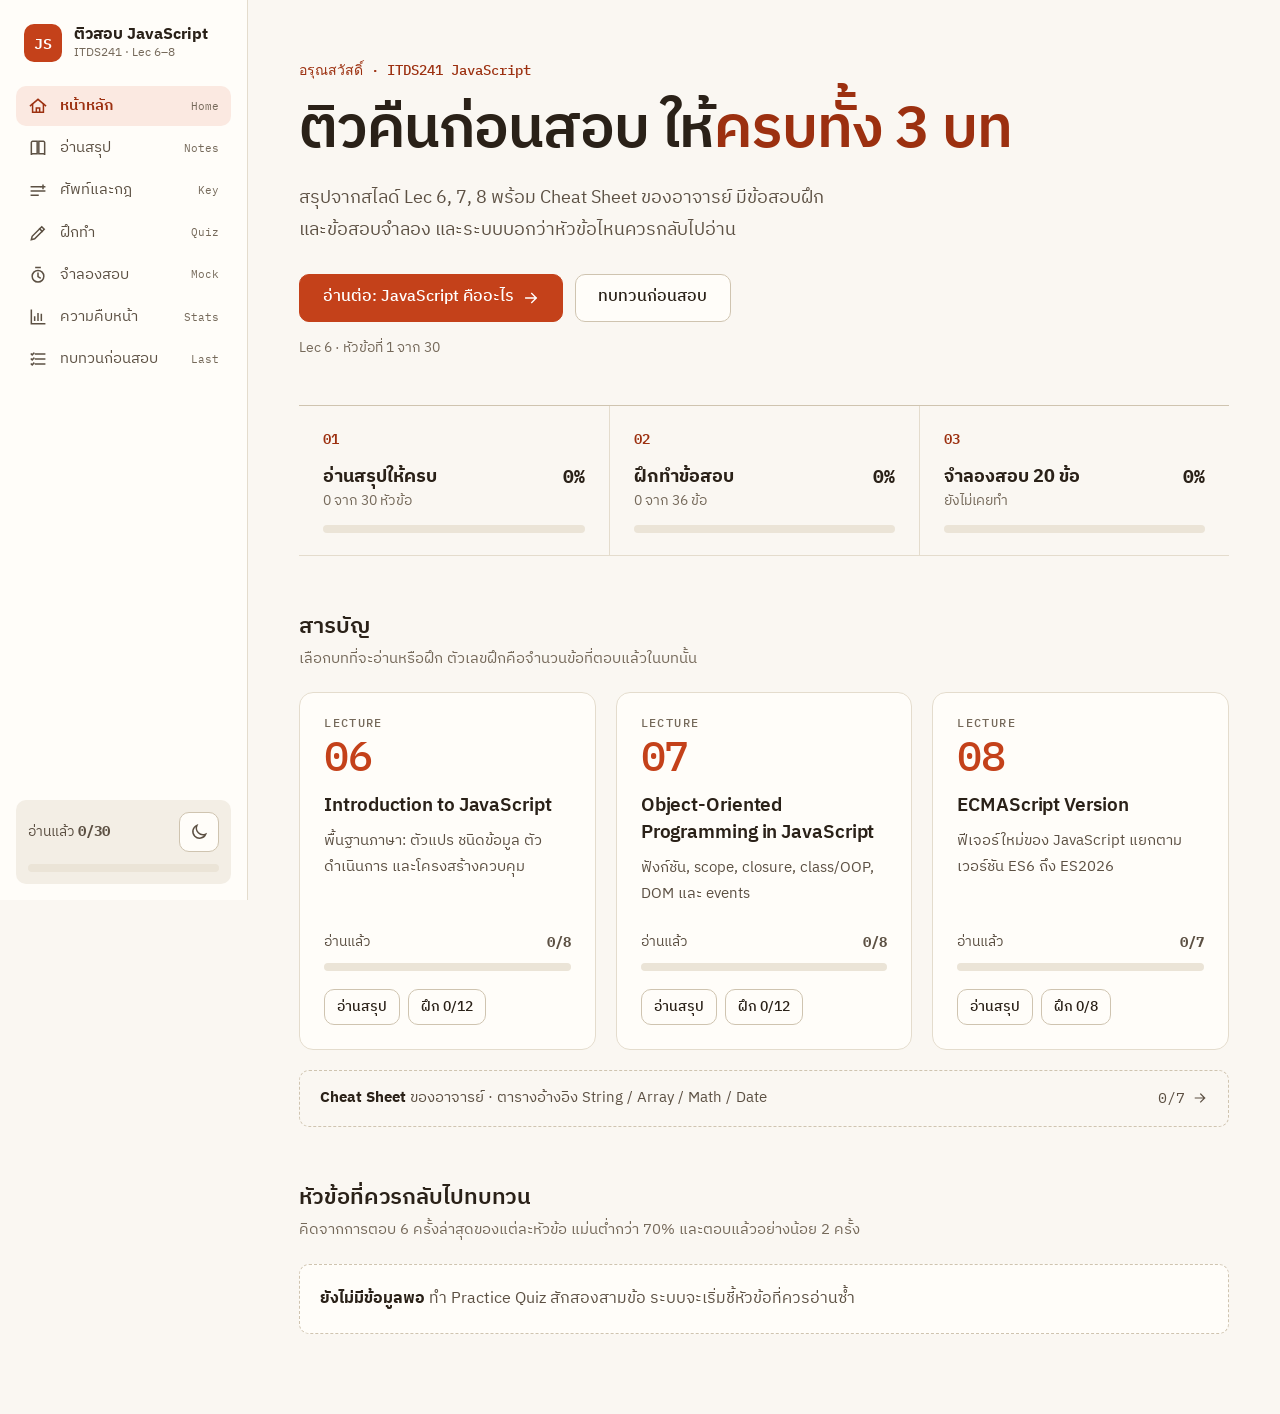
<file: index.html>
<!doctype html>
<html lang="th" data-theme="light">
<head>
<meta charset="utf-8">
<meta name="viewport" content="width=device-width, initial-scale=1">
<title>JS Exam Guide</title>
<meta name="description" content="สรุปและข้อสอบจำลอง JavaScript ITDS241 Lecture 6, 7, 8 พร้อม Cheat Sheet">
<link rel="preconnect" href="https://fonts.googleapis.com">
<link rel="preconnect" href="https://fonts.gstatic.com" crossorigin>
<link rel="stylesheet" href="https://fonts.googleapis.com/css2?family=IBM+Plex+Mono:wght@400;500;600&family=IBM+Plex+Sans+Thai:wght@400;500;600&display=swap">
<style>
:root {
  --bg: #faf7f2;
  --surface: #fffdf9;
  --surface-2: #f3eee5;
  --surface-3: #ebe4d7;
  --line: #e4dccd;
  --line-strong: #cfc4b0;
  --ink: #2a2118;
  --ink-2: #5c5043;
  --ink-3: #75695a;
  --accent: #c4411a;
  --accent-strong: #9c3010;
  --accent-soft: #fbe9e1;
  --accent-line: #efc4b3;
  --amber: #e8a21a;
  --ok: #1f7a45;
  --ok-soft: #e3f2e8;
  --ok-line: #b5dcc3;
  --bad: #b3261e;
  --bad-soft: #fbe6e4;
  --bad-line: #efbcb7;
  --warn: #7a4e00;
  --warn-soft: #fbf0d4;
  --warn-line: #ecd28f;
  --c-kw: #0e6b5c;
  --c-str: #8a5200;
  --c-num: #b0431a;
  --c-com: #75695a;
  --c-fn: #7a4a12;
  --c-bi: #4a6b1f;
  --c-tag: #0e6b5c;
  --c-attr: #8a5200;
  --shadow: 0 1px 2px rgba(42, 33, 24, .06), 0 8px 24px rgba(42, 33, 24, .08);
  --glass: rgba(250, 247, 242, .82);
  --r-lg: 14px;
  --r-xl: 20px;
  --r-md: 10px;
  --r-xs: 4px;
  --r-sm: 6px;
  --rail: 15.5rem;
  --font: "IBM Plex Sans Thai", "Leelawadee UI", "Noto Sans Thai", Tahoma, system-ui, sans-serif;
  --mono: "IBM Plex Mono", "Cascadia Mono", Consolas, "Courier New", monospace;
  color-scheme: light;
}

:root[data-theme="dark"] {
  --bg: #1b1713;
  --surface: #241f19;
  --surface-2: #2c261f;
  --surface-3: #383028;
  --line: #3a332a;
  --line-strong: #52483b;
  --ink: #f2eadd;
  --ink-2: #cdc1ae;
  --ink-3: #a79a86;
  --accent: #ff8a5c;
  --accent-strong: #ffb08e;
  --accent-soft: #3b2518;
  --accent-line: #6a3d27;
  --amber: #f2b13a;
  --ok: #72d198;
  --ok-soft: #1c3427;
  --ok-line: #2f5c43;
  --bad: #ff948c;
  --bad-soft: #3d2120;
  --bad-line: #6c3835;
  --warn: #f2c14e;
  --warn-soft: #382c10;
  --warn-line: #6a5420;
  --c-kw: #5fd4bd;
  --c-str: #f2c26b;
  --c-num: #ff9a6e;
  --c-com: #a79a86;
  --c-fn: #e0b27a;
  --c-bi: #a9cf74;
  --c-tag: #5fd4bd;
  --c-attr: #f2c26b;
  --shadow: 0 1px 2px rgba(0, 0, 0, .3), 0 10px 28px rgba(0, 0, 0, .35);
  --glass: rgba(27, 23, 19, .82);
  color-scheme: dark;
}

*, *::before, *::after { box-sizing: border-box; }
html { scroll-behavior: smooth; scroll-padding-top: 5.5rem; -webkit-text-size-adjust: 100%; }
body {
  margin: 0;
  background: var(--bg);
  color: var(--ink);
  font: 400 1rem/1.8 var(--font);
  -webkit-font-smoothing: antialiased;
  transition: background-color .25s ease, color .25s ease;
}
h1, h2, h3, h4 { margin: 0; font-weight: 600; line-height: 1.3; letter-spacing: -.005em; }
p { margin: 0 0 1em; }
a { color: var(--accent-strong); text-underline-offset: 3px; }
code, kbd, pre { font-family: var(--mono); }
:focus-visible { outline: 2px solid var(--accent); outline-offset: 2px; border-radius: var(--r-xs); }
button { font: inherit; color: inherit; cursor: pointer; }
.sr { position: absolute; width: 1px; height: 1px; overflow: hidden; clip: rect(0 0 0 0); white-space: nowrap; }

/* ---------- shell ---------- */
.app { display: grid; grid-template-columns: var(--rail) minmax(0, 1fr); min-height: 100vh; }
.rail {
  position: sticky; top: 0; height: 100vh; overflow-y: auto;
  display: flex; flex-direction: column; gap: 1.5rem;
  padding: 1.5rem 1rem 1rem;
  background: var(--surface); border-right: 1px solid var(--line);
}
.brand { display: flex; align-items: center; gap: .75rem; padding: 0 .5rem; text-decoration: none; color: var(--ink); }
.brand-mark {
  display: grid; place-items: center; width: 2.4rem; height: 2.4rem;
  background: var(--accent); color: #fff; border-radius: var(--r-md);
  font: 600 .95rem/1 var(--mono);
}
.brand b { display: block; font-size: 1rem; line-height: 1.25; }
.brand small { display: block; color: var(--ink-3); font-size: .78rem; line-height: 1.3; }
.nav { display: flex; flex-direction: column; gap: .15rem; }
.nav a {
  display: flex; align-items: center; gap: .75rem;
  padding: .6rem .75rem; border-radius: var(--r-md);
  color: var(--ink-2); text-decoration: none; font-size: .92rem; line-height: 1.4;
  transition: background-color .15s, color .15s;
}
.nav a svg { flex: none; }
.nav a:hover { background: var(--surface-2); color: var(--ink); }
.nav a[aria-current="page"] { background: var(--accent-soft); color: var(--accent-strong); font-weight: 600; }
.nav .nav-en { margin-left: auto; font: 400 .7rem/1 var(--mono); color: var(--ink-3); }
.rail-foot { margin-top: auto; display: grid; gap: .75rem; padding: .75rem; background: var(--surface-2); border-radius: var(--r-md); }
.rail-foot .row { display: flex; align-items: center; justify-content: space-between; gap: .5rem; font-size: .85rem; color: var(--ink-2); }
.stage { min-width: 0; display: flex; flex-direction: column; }
.topbar { display: none; align-items: center; gap: .75rem; padding: .6rem 1rem; position: sticky; top: 0; z-index: 30; background: var(--glass); backdrop-filter: blur(10px); -webkit-backdrop-filter: blur(10px); border-bottom: 1px solid var(--line); }
.topbar .crumb { font-weight: 600; }
.topbar .spacer { flex: 1; }
.scrim { display: none; }
#view { flex: 1; padding: clamp(1.25rem, 3.2vw, 3rem) clamp(1rem, 4vw, 3.5rem) 5rem; outline: none; }
.page { max-width: 68rem; margin-inline: auto; animation: pageIn .26s cubic-bezier(.2, .7, .2, 1) both; }
@keyframes pageIn { from { opacity: 0; transform: translateY(10px); } to { opacity: 1; transform: none; } }
.readbar { position: fixed; inset: 0 0 auto 0; height: 3px; z-index: 60; pointer-events: none; opacity: 0; transition: opacity .2s; }
.readbar.on { opacity: 1; }
.readbar i { display: block; height: 100%; width: 100%; transform-origin: left; transform: scaleX(0); background: linear-gradient(90deg, var(--accent), var(--amber)); }

/* ---------- common ---------- */
.page-head { margin-bottom: 2rem; max-width: 46rem; }
.page-head .kicker { color: var(--ink-3); font: 500 .85rem/1.4 var(--mono); margin-bottom: .5rem; }
.page-head h1 { font-size: clamp(1.7rem, 3vw, 2.3rem); }
.page-head p { color: var(--ink-2); margin: .6rem 0 0; }
.btn {
  display: inline-flex; align-items: center; justify-content: center; gap: .5rem;
  min-height: 2.75rem; padding: .55rem 1.1rem;
  background: var(--surface); border: 1px solid var(--line-strong); border-radius: var(--r-md);
  font-weight: 500; line-height: 1.3; text-decoration: none; color: var(--ink);
  transition: transform .12s ease, background-color .15s, border-color .15s, box-shadow .15s;
}
.btn:hover { border-color: var(--ink-3); background: var(--surface-2); }
.btn:active { transform: scale(.97); }
.btn-primary { background: var(--accent); border-color: var(--accent); color: #fff; }
.btn-primary:hover { background: var(--accent-strong); border-color: var(--accent-strong); color: #fff; }
:root[data-theme="dark"] .btn-primary { color: #1b1713; }
:root[data-theme="dark"] .btn-primary:hover { color: #1b1713; }
.btn-sm { min-height: 2.25rem; padding: .3rem .75rem; font-size: .88rem; }
.btn[disabled] { opacity: .45; pointer-events: none; }
.icon-btn { display: inline-grid; place-items: center; width: 2.5rem; height: 2.5rem; border: 1px solid var(--line-strong); background: var(--surface); border-radius: var(--r-md); transition: background-color .15s, transform .12s; }
.icon-btn:hover { background: var(--surface-2); }
.icon-btn:active { transform: scale(.93); }
.card { background: var(--surface); border: 1px solid var(--line); border-radius: var(--r-lg); padding: 1.5rem; }
.card h2 { font-size: 1.2rem; margin-bottom: .25rem; }
.card .sub { color: var(--ink-3); font-size: .92rem; margin: 0 0 1rem; }
.chip { display: inline-block; padding: .05rem .5rem; border-radius: var(--r-sm); background: var(--surface-2); color: var(--ink-2); font: 500 .78rem/1.7 var(--mono); border: 1px solid var(--line); }
.chip.acc { background: var(--accent-soft); color: var(--accent-strong); border-color: var(--accent-line); }
.bar { height: .5rem; background: var(--surface-3); border-radius: 99px; overflow: hidden; }
.bar > i { display: block; height: 100%; width: 0; background: var(--accent); border-radius: inherit; transition: width .6s cubic-bezier(.2, .7, .2, 1); }
.bar.ok > i { background: var(--ok); }
.bar.bad > i { background: var(--bad); }
.seg { display: inline-flex; flex-wrap: wrap; gap: .25rem; padding: .25rem; background: var(--surface-2); border-radius: var(--r-md); border: 1px solid var(--line); }
.seg button { border: 0; background: transparent; padding: .35rem .8rem; min-height: 2.25rem; border-radius: var(--r-sm); color: var(--ink-2); font-size: .92rem; transition: background-color .15s, color .15s; }
.seg button:hover { color: var(--ink); }
.seg button[aria-pressed="true"], .seg button[aria-selected="true"] { background: var(--surface); color: var(--ink); font-weight: 600; box-shadow: 0 1px 2px rgba(42, 33, 24, .12); }
.empty { padding: 1.25rem; border: 1px dashed var(--line-strong); border-radius: var(--r-md); color: var(--ink-2); background: var(--surface); }
.empty b { color: var(--ink); }
.muted { color: var(--ink-3); }
.mono { font-family: var(--mono); }

/* ---------- dashboard ---------- */
.home-head { max-width: 46rem; padding: clamp(.25rem, 2vw, 1.25rem) 0 clamp(1.75rem, 4vw, 2.75rem); }
.home-head .kicker { margin: 0 0 1rem; font: 500 .88rem/1.4 var(--mono); color: var(--accent-strong); }
.home-head h1 { font-size: clamp(2.2rem, 5vw, 3.6rem); line-height: 1.18; letter-spacing: -.02em; margin-bottom: 1.1rem; }
.home-head h1 em { font-style: normal; color: var(--accent-strong); }
.home-head .lead { margin: 0; max-width: 34rem; font-size: 1.1rem; color: var(--ink-2); }
.home-head .actions { display: flex; flex-wrap: wrap; gap: .75rem; margin-top: 1.75rem; }
.btn-lg { min-height: 3rem; padding: .6rem 1.4rem; font-size: 1rem; }
.next-sub { margin: .9rem 0 0; font-size: .88rem; color: var(--ink-3); }
.steps { display: grid; grid-template-columns: repeat(3, minmax(0, 1fr)); margin: 0; padding: 0; list-style: none; border-top: 1px solid var(--line-strong); border-bottom: 1px solid var(--line); }
.steps li + li { border-left: 1px solid var(--line); }
.steps a { display: block; height: 100%; padding: 1.25rem 1.5rem 1.4rem; color: inherit; text-decoration: none; transition: background-color .15s; }
.steps a:hover { background: var(--surface-2); }
.steps .n { font: 600 .85rem/1 var(--mono); color: var(--accent-strong); }
.steps li.done .n { color: var(--ok); }
.steps b { display: flex; justify-content: space-between; gap: .5rem; margin: .65rem 0 .15rem; font-size: 1.1rem; line-height: 1.4; }
.steps small { display: block; margin-bottom: .8rem; font-size: .86rem; line-height: 1.4; color: var(--ink-3); }
.home-sec { margin-top: clamp(2.25rem, 5vw, 3.5rem); }
.home-sec > h2 { font-size: 1.4rem; }
.home-sec > .sub { margin: .3rem 0 1.25rem; font-size: .92rem; color: var(--ink-3); }
.chapters { display: grid; grid-template-columns: repeat(3, minmax(0, 1fr)); gap: 1.25rem; }
.chapter { display: flex; flex-direction: column; padding: 1.5rem; background: var(--surface); border: 1px solid var(--line); border-radius: var(--r-lg); transition: transform .18s, border-color .18s, box-shadow .18s; }
.chapter:hover { transform: translateY(-3px); border-color: var(--accent-line); box-shadow: var(--shadow); }
.ch-num { margin: 0 0 1rem; font: 500 2.6rem/1 var(--mono); letter-spacing: -.03em; color: var(--accent); }
.ch-num small { display: block; margin-bottom: .4rem; font: 500 .72rem/1 var(--mono); letter-spacing: .12em; color: var(--ink-3); }
.chapter h3 { font-size: 1.2rem; line-height: 1.4; }
.ch-sub { flex: 1; margin: .5rem 0 1.4rem; font-size: .92rem; color: var(--ink-2); }
.ch-prog { display: flex; justify-content: space-between; margin-bottom: .5rem; font-size: .88rem; color: var(--ink-2); }
.ch-links { display: flex; flex-wrap: wrap; gap: .5rem; margin-top: 1.1rem; }
.cs-line { display: flex; justify-content: space-between; align-items: center; gap: 1rem; margin-top: 1.25rem; padding: .9rem 1.25rem; border: 1px dashed var(--line-strong); border-radius: var(--r-md); color: var(--ink-2); text-decoration: none; font-size: .92rem; transition: border-color .15s, background-color .15s; }
.cs-line:hover { border-color: var(--accent); background: var(--accent-soft); }
.cs-line b { color: var(--ink); }
.cs-line .mono { display: inline-flex; align-items: center; gap: .4rem; white-space: nowrap; }
.stack { display: grid; gap: 1.25rem; }
.weak-list { display: grid; gap: .5rem; list-style: none; padding: 0; margin: 0; }
.weak-item { display: grid; grid-template-columns: 1fr auto; gap: .2rem 1rem; align-items: center; padding: .75rem .95rem; background: var(--surface); border: 1px solid var(--line-strong); border-radius: var(--r-md); text-decoration: none; color: var(--ink); transition: transform .15s, border-color .15s, background-color .15s; }
.weak-item:hover { transform: translateX(3px); border-color: var(--bad); background: var(--bad-soft); }
.weak-item b { font-weight: 600; line-height: 1.4; }
.weak-item .pct { font: 600 .85rem/1 var(--mono); color: var(--bad); background: var(--bad-soft); border: 1px solid var(--bad-line); border-radius: var(--r-sm); padding: .3rem .5rem; }
.weak-item small { grid-column: 1 / -1; color: var(--ink-3); font-size: .85rem; line-height: 1.4; }
.lec-rows { display: grid; gap: 1rem; }
.lec-row { display: grid; grid-template-columns: 6.5rem 1fr auto; align-items: center; gap: 1rem; }
.lec-row .tag { font: 600 .9rem/1 var(--mono); }
.lec-row .pct { font: 500 .85rem/1 var(--mono); color: var(--ink-2); min-width: 3.2rem; text-align: right; }

/* ---------- notes ---------- */
.notes-bar { position: sticky; top: 0; z-index: 25; margin: 0 calc(-1 * clamp(1rem, 4vw, 3.5rem)) 1.5rem; padding: .7rem clamp(1rem, 4vw, 3.5rem); background: var(--glass); backdrop-filter: blur(10px); -webkit-backdrop-filter: blur(10px); border-bottom: 1px solid var(--line); display: flex; flex-wrap: wrap; align-items: center; gap: .75rem; }
.notes-bar .grow { flex: 1; min-width: 0; }
.notes-bar .toc-btn { display: none; }
.reader { display: grid; grid-template-columns: minmax(0, 46rem) 14.5rem; gap: 3rem; justify-content: center; align-items: start; }
.lec-head { margin-bottom: 2rem; }
.lec-head .num { font: 600 clamp(3rem, 7vw, 4.5rem)/1 var(--mono); color: var(--accent); letter-spacing: -.04em; }
.lec-head h1 { font-size: clamp(1.5rem, 2.6vw, 2rem); margin-top: .25rem; }
.lec-head p { color: var(--ink-2); margin: .5rem 0 0; }
.toc { position: sticky; top: 5rem; max-height: calc(100vh - 7rem); overflow-y: auto; font-size: .88rem; line-height: 1.45; padding-right: .25rem; }
.toc h2 { font-size: .85rem; color: var(--ink-3); font-weight: 500; margin-bottom: .6rem; }
.toc ol { list-style: none; margin: 0; padding: 0; border-left: 1px solid var(--line-strong); }
.toc a { position: relative; display: block; padding: .35rem .75rem; color: var(--ink-2); text-decoration: none; transition: color .15s, background-color .15s; }
.toc a:hover { color: var(--ink); }
.toc a.is-current { color: var(--accent-strong); font-weight: 600; }
.toc a.is-current::before { content: ""; position: absolute; left: -1px; top: 0; bottom: 0; width: 2px; background: var(--accent); }
.toc a.is-read::after { content: " ✓"; color: var(--ok); }
.sec { margin-bottom: 1.25rem; background: var(--surface); border: 1px solid var(--line); border-radius: var(--r-lg); }
.sec-head { display: flex; align-items: center; gap: .75rem; padding: 1rem 1.25rem; }
.sec-h { flex: 1; min-width: 0; margin: 0; font-size: 1.2rem; }
.sec-toggle { width: 100%; display: flex; align-items: center; gap: .85rem; text-align: left; background: none; border: 0; padding: .15rem 0; min-width: 0; font: inherit; }
.sec-toggle .idx { font: 600 .9rem/1 var(--mono); color: var(--accent-strong); min-width: 1.7rem; }
.sec-toggle .sec-title { flex: 1; font-weight: 600; line-height: 1.3; }
.sec-toggle .chev { color: var(--ink-3); transition: transform .25s ease; }
.sec[data-open="false"] .chev { transform: rotate(-90deg); }
.read-btn { flex: none; display: inline-flex; align-items: center; gap: .4rem; min-height: 2.25rem; padding: .25rem .7rem; border-radius: var(--r-md); border: 1px solid var(--line-strong); background: transparent; font-size: .85rem; color: var(--ink-2); transition: background-color .15s, color .15s, border-color .15s, transform .12s; }
.read-btn:hover { background: var(--surface-2); }
.read-btn:active { transform: scale(.95); }
.read-btn[aria-pressed="true"] { background: var(--ok-soft); border-color: var(--ok-line); color: var(--ok); font-weight: 600; }
.sec-body { display: grid; grid-template-rows: 1fr; transition: grid-template-rows .3s ease; }
.sec[data-open="false"] .sec-body { grid-template-rows: 0fr; }
.sec-inner { overflow: hidden; min-height: 0; padding: 0 1.25rem; }
.sec[data-open="true"] .sec-inner { padding-bottom: 1.25rem; }
.sec-inner > *:first-child { margin-top: 0; }
.sec h3 { font-size: 1.02rem; margin: 1.6rem 0 .6rem; }
.sec ul, .sec ol { padding-left: 1.3rem; margin: 0 0 1em; }
.sec li { margin-bottom: .3rem; }
.sec p code, .sec li code, .sec td code, .callout code { background: var(--surface-2); border: 1px solid var(--line); border-radius: var(--r-xs); padding: .05em .35em; font-size: .88em; }
.callout { margin: 1.1rem 0; padding: 1rem 1.15rem; border-radius: var(--r-md); border: 1px solid var(--line); background: var(--surface-2); }
.callout-title { display: flex; align-items: center; gap: .5rem; margin-bottom: .4rem; font-weight: 600; font-size: .92rem; line-height: 1.4; }
.callout > :last-child { margin-bottom: 0; }
.callout ul, .callout ol { margin-bottom: 0; }
.callout.key { background: var(--accent-soft); border-color: var(--accent-line); }
.callout.key .callout-title { color: var(--accent-strong); }
.callout.warn { background: var(--warn-soft); border-color: var(--warn-line); }
.callout.warn .callout-title { color: var(--warn); }
.callout.note { background: transparent; border-style: dashed; border-color: var(--line-strong); color: var(--ink-2); font-size: 1rem; }
.callout.note .callout-title { color: var(--ink-3); font-weight: 500; }
.callout.key code, .callout.warn code { background: rgba(255, 255, 255, .55); }
:root[data-theme="dark"] .callout.key code, :root[data-theme="dark"] .callout.warn code { background: rgba(0, 0, 0, .25); }
.codebox { margin: 1.1rem 0; border: 1px solid var(--line-strong); border-radius: var(--r-md); overflow: hidden; background: var(--surface-2); }
.code-head { display: flex; align-items: center; justify-content: space-between; padding: .3rem .4rem .3rem .9rem; border-bottom: 1px solid var(--line); font: 500 .76rem/1 var(--mono); color: var(--ink-3); }
.copy { display: inline-flex; align-items: center; gap: .35rem; min-height: 2rem; padding: .2rem .6rem; border: 0; border-radius: 6px; background: transparent; font: 500 .78rem/1 var(--font); color: var(--ink-2); transition: background-color .15s, color .15s, transform .12s; }
.copy:hover { background: var(--surface-3); color: var(--ink); }
.copy:active { transform: scale(.94); }
.copy.done { color: var(--ok); }
.code-pre { margin: 0; padding: .9rem 1rem; overflow-x: auto; font-size: .86rem; line-height: 1.7; tab-size: 2; color: var(--ink); }
.code-pre code { font: inherit; background: none; border: 0; padding: 0; }
.code-out { border-top: 1px dashed var(--line-strong); padding: .7rem 1rem .8rem; background: var(--surface); }
.code-out .lbl { display: block; font: 500 .74rem/1 var(--mono); color: var(--ink-3); margin-bottom: .4rem; }
.code-out pre { margin: 0; font-size: .86rem; line-height: 1.65; white-space: pre-wrap; color: var(--ink); }
.tk-kw { color: var(--c-kw); font-weight: 500; }
.tk-str { color: var(--c-str); }
.tk-num { color: var(--c-num); }
.tk-com { color: var(--c-com); font-style: italic; }
.tk-fn { color: var(--c-fn); }
.tk-bi { color: var(--c-bi); }
.tk-tag { color: var(--c-tag); }
.tk-attr { color: var(--c-attr); }
.tbl-wrap { margin: 1.1rem 0; overflow-x: auto; border: 1px solid var(--line); border-radius: var(--r-md); }
table { width: 100%; border-collapse: collapse; font-size: .92rem; line-height: 1.55; }
th { text-align: left; font-weight: 600; background: var(--surface-2); color: var(--ink-2); font-size: .85rem; }
th, td { padding: .6rem .85rem; vertical-align: top; border-bottom: 1px solid var(--line); }
tr:last-child td { border-bottom: 0; }
td:first-child { color: var(--ink); }
.sec-foot { display: flex; justify-content: space-between; gap: 1rem; margin-top: 2rem; }

/* ---------- concepts ---------- */
.search { position: sticky; top: 0; z-index: 20; display: flex; gap: .6rem; padding: .75rem 0 1rem; background: var(--bg); }
.search input { flex: 1; min-height: 2.9rem; padding: .5rem 1rem; border: 1px solid var(--line-strong); border-radius: var(--r-md); background: var(--surface); color: var(--ink); font: inherit; }
.search input:focus-visible { outline-offset: 0; border-color: var(--accent); }
.kc-block { margin-top: 2.5rem; }
.kc-block > h2 { font-size: 1.4rem; margin-bottom: 1rem; display: flex; align-items: baseline; gap: .75rem; }
.kc-block > h2 small { font: 400 .85rem var(--mono); color: var(--ink-3); }
.syn-grid, .cmp-grid { display: grid; grid-template-columns: repeat(auto-fill, minmax(21rem, 1fr)); gap: 1rem; align-items: start; }
.syn { background: var(--surface); border: 1px solid var(--line); border-radius: var(--r-md); overflow: hidden; transition: border-color .15s, transform .15s; }
.syn:hover { border-color: var(--line-strong); transform: translateY(-2px); }
.syn h3 { font-size: .98rem; padding: .8rem 1rem .5rem; }
.syn .code-pre { white-space: pre-wrap; overflow-wrap: anywhere; }
.syn .codebox { margin: 0; border: 0; border-top: 1px solid var(--line); border-radius: 0; }
.term-list { display: grid; grid-template-columns: repeat(auto-fill, minmax(19rem, 1fr)); gap: .75rem; }
.term { padding: .9rem 1rem; background: var(--surface); border: 1px solid var(--line); border-radius: var(--r-md); }
.term b { display: block; margin-bottom: .15rem; }
.term p { margin: 0; color: var(--ink-2); font-size: .92rem; line-height: 1.65; }
.term a, .pit a, .cmp a { font-size: .82rem; display: inline-block; margin-top: .4rem; }
.cmp { background: var(--surface); border: 1px solid var(--line); border-radius: var(--r-md); overflow: hidden; }
.cmp h3 { font-size: .98rem; padding: .8rem 1rem .6rem; }
.cmp .tbl-wrap { margin: 0; border: 0; border-top: 1px solid var(--line); border-radius: 0; }
.cmp > a { margin: .6rem 1rem .8rem; }
.pit-list { display: grid; gap: .75rem; }
.pit { padding: .9rem 1.1rem; background: var(--warn-soft); border: 1px solid var(--warn-line); border-radius: var(--r-md); }
.pit b { display: flex; align-items: center; gap: .5rem; color: var(--warn); }
.pit p { margin: .2rem 0 0; color: var(--ink); font-size: 1rem; }

/* ---------- quiz ---------- */
.q-tools { display: flex; flex-wrap: wrap; gap: .75rem 1.5rem; align-items: center; margin-bottom: 1.5rem; }
.q-tools .grp { display: flex; align-items: center; gap: .6rem; font-size: .88rem; color: var(--ink-3); }
.quiz { display: grid; grid-template-columns: minmax(0, 1fr) 15rem; gap: 2rem; align-items: start; }
.q-card { background: var(--surface); border: 1px solid var(--line); border-radius: var(--r-lg); padding: clamp(1.25rem, 3vw, 2rem); }
.q-meta { display: flex; flex-wrap: wrap; align-items: center; gap: .5rem; margin-bottom: 1rem; }
.q-meta .no { font: 600 .95rem/1 var(--mono); margin-right: auto; }
.q-text { font-size: 1.1rem; line-height: 1.7; font-weight: 500; margin-bottom: 1rem; }
.q-card .codebox { margin-top: 0; }
.opts { display: grid; gap: .6rem; margin: 1.25rem 0 0; padding: 0; list-style: none; }
.opt { width: 100%; display: grid; grid-template-columns: 2rem 1fr auto; gap: .8rem; align-items: start; text-align: left; padding: .8rem 1rem; background: var(--surface); border: 1.5px solid var(--line-strong); border-radius: var(--r-md); line-height: 1.6; transition: transform .12s ease, border-color .15s, background-color .15s, box-shadow .15s; }
.opt:hover:not([disabled]):not([aria-disabled="true"]) { border-color: var(--accent); transform: translateY(-1px); background: var(--accent-soft); }
.opt:active:not([disabled]):not([aria-disabled="true"]) { transform: scale(.985); }
.opt[disabled], .opt[aria-disabled="true"] { cursor: default; }
.opt-key { display: grid; place-items: center; width: 1.75rem; height: 1.75rem; border-radius: 6px; background: var(--surface-2); font: 600 .82rem/1 var(--mono); color: var(--ink-2); border: 1px solid var(--line); }
.opt-txt { white-space: pre-wrap; overflow-wrap: anywhere; padding-top: .1rem; }
.opt.is-code .opt-txt { font-family: var(--mono); font-size: .92rem; }
.opt .mark { width: 1.4rem; height: 1.4rem; margin-top: .2rem; }
.opt.sel { border-color: var(--accent); background: var(--accent-soft); }
.opt.sel .opt-key { background: var(--accent); color: #fff; border-color: var(--accent); }
.opt.correct { border-color: var(--ok); background: var(--ok-soft); }
.opt.correct .opt-key { background: var(--ok); border-color: var(--ok); color: #fff; }
.opt.correct .mark { color: var(--ok); }
.opt.wrong { border-color: var(--bad); background: var(--bad-soft); }
.opt.wrong .opt-key { background: var(--bad); border-color: var(--bad); color: #fff; }
.opt.wrong .mark { color: var(--bad); }
.opt.dim { opacity: .75; }
.opt.pop { animation: pop .45s ease-out; }
.opt.shake { animation: shake .36s ease-in-out; }
@keyframes pop { 0% { box-shadow: 0 0 0 0 rgba(31, 122, 69, .45); } 100% { box-shadow: 0 0 0 12px rgba(31, 122, 69, 0); } }
@keyframes shake { 0%, 100% { transform: none; } 25% { transform: translateX(-5px); } 75% { transform: translateX(5px); } }
.explain { margin-top: 1.25rem; padding: 1.1rem 1.25rem; border-radius: var(--r-md); border: 1px solid var(--line-strong); background: var(--surface-2); animation: pageIn .3s ease both; }
.explain.ok { background: var(--ok-soft); border-color: var(--ok-line); }
.explain.bad { background: var(--bad-soft); border-color: var(--bad-line); }
.explain h3 { font-size: 1rem; display: flex; align-items: center; gap: .5rem; margin-bottom: .4rem; }
.explain.ok h3 { color: var(--ok); }
.explain.bad h3 { color: var(--bad); }
.explain p { margin: 0; color: var(--ink); font-size: 1rem; }
.explain .go { margin-top: .75rem; display: inline-flex; font-size: .92rem; }
.q-foot { display: flex; justify-content: space-between; align-items: center; gap: 1rem; margin-top: 1.5rem; }
.qnav { position: sticky; top: 1.5rem; padding: 1rem; background: var(--surface); border: 1px solid var(--line); border-radius: var(--r-lg); }
.qnav h2 { font-size: .92rem; color: var(--ink-3); font-weight: 500; margin-bottom: .75rem; }
.qdots { display: grid; grid-template-columns: repeat(auto-fill, minmax(2rem, 1fr)); gap: .35rem; }
.qdot { aspect-ratio: 1; min-height: 2rem; display: grid; place-items: center; border-radius: 6px; border: 1px solid var(--line-strong); background: var(--surface); font: 500 .78rem/1 var(--mono); color: var(--ink-2); transition: transform .12s, border-color .15s; }
.qdot:hover { border-color: var(--accent); }
.qdot.ok { background: var(--ok-soft); border-color: var(--ok); color: var(--ok); }
.qdot.bad { background: var(--bad-soft); border-color: var(--bad); color: var(--bad); }
.qdot { position: relative; }
.qdot.ok::after, .qdot.bad::after { content: ""; position: absolute; top: 3px; right: 3px; width: .5rem; height: .5rem; background: currentColor; -webkit-mask: var(--mark) center / contain no-repeat; mask: var(--mark) center / contain no-repeat; }
.qdot.ok { --mark: url("data:image/svg+xml,%3Csvg xmlns='http://www.w3.org/2000/svg' viewBox='0 0 16 16'%3E%3Cpath d='M2 8.5 6 12.5 14 3.5' fill='none' stroke='%23000' stroke-width='2.6'/%3E%3C/svg%3E"); }
.qdot.bad { --mark: url("data:image/svg+xml,%3Csvg xmlns='http://www.w3.org/2000/svg' viewBox='0 0 16 16'%3E%3Cpath d='M3 3 13 13M13 3 3 13' fill='none' stroke='%23000' stroke-width='2.6'/%3E%3C/svg%3E"); }
.qdot.has { background: var(--accent-soft); border-color: var(--accent); color: var(--accent-strong); }
.qdot[aria-current="true"] { outline: 2px solid var(--ink); outline-offset: 1px; }
.qnav .legend { display: flex; flex-wrap: wrap; gap: .5rem 1rem; margin-top: .9rem; font-size: .78rem; color: var(--ink-3); }
.qnav .legend i { display: inline-block; width: .7rem; height: .7rem; border-radius: var(--r-xs); margin-right: .3rem; vertical-align: -1px; }
.mock-meta { display: flex; flex-wrap: wrap; gap: 1.5rem; margin: 1.5rem 0; }
.mock-meta div { min-width: 6rem; }
.mock-meta b { display: block; font: 600 1.7rem/1.2 var(--mono); }
.mock-meta span { color: var(--ink-3); font-size: .88rem; }
.rules { max-width: 40rem; }
.rules li { margin-bottom: .4rem; }
.timer { font: 600 1.05rem/1 var(--mono); padding: .45rem .8rem; border-radius: var(--r-md); background: var(--surface-2); border: 1px solid var(--line); }
.mock-top { display: flex; align-items: center; justify-content: space-between; gap: 1rem; margin-bottom: 1.25rem; flex-wrap: wrap; }
.result { text-align: center; padding: clamp(1.5rem, 4vw, 2.5rem); background: var(--surface); border: 1px solid var(--line); border-radius: var(--r-xl); box-shadow: var(--shadow); }
.score-big { font: 600 clamp(3.5rem, 12vw, 6rem)/1 var(--mono); letter-spacing: -.04em; color: var(--accent-strong); }
.score-big small { font-size: .35em; color: var(--ink-3); letter-spacing: 0; }
.result p { color: var(--ink-2); max-width: 34rem; margin: .75rem auto 0; }
.result .meta { color: var(--ink-3); font: 500 .88rem/1.4 var(--mono); margin: 0 auto .5rem; }
.result .lec-rows { max-width: 32rem; margin: 2rem auto 0; text-align: left; }
.result .actions { display: flex; flex-wrap: wrap; gap: .75rem; justify-content: center; margin-top: 2rem; }
.review { margin-top: 2rem; display: grid; gap: 1rem; }
.review-item { background: var(--surface); border: 1px solid var(--line); border-radius: var(--r-lg); padding: 1.25rem; }
.review-item.ok { border-color: var(--ok-line); }
.review-item.bad { border-color: var(--bad-line); }
.review-item .q-text { font-size: 1rem; }
.review-item .opt { cursor: default; }
.review-item .opt:hover { transform: none; background: var(--surface); border-color: var(--line-strong); }
.review-item .opt.correct:hover { background: var(--ok-soft); border-color: var(--ok); }
.review-item .opt.wrong:hover { background: var(--bad-soft); border-color: var(--bad); }

/* ---------- progress ---------- */
.stats { display: grid; grid-template-columns: repeat(auto-fit, minmax(10rem, 1fr)); gap: 1rem; margin-bottom: 1.25rem; }
.stat { padding: 1.1rem 1.25rem; background: var(--surface); border: 1px solid var(--line); border-radius: var(--r-md); }
.stat b { display: block; font: 600 1.9rem/1.1 var(--mono); }
.stat span { color: var(--ink-3); font-size: .86rem; }
.topic-rows { display: grid; gap: .9rem; }
.topic-row { display: grid; grid-template-columns: minmax(0, 1.2fr) minmax(0, 1fr) 4.5rem; align-items: center; gap: 1rem; }
.topic-row a { color: var(--ink); text-decoration: none; line-height: 1.4; }
.topic-row a:hover { color: var(--accent-strong); text-decoration: underline; }
.topic-row small { display: block; color: var(--ink-3); font-size: .78rem; }
.topic-row .pct { font: 600 .9rem/1 var(--mono); text-align: right; }
.hist { display: grid; gap: .5rem; list-style: none; padding: 0; margin: 0; }
.hist li { display: grid; grid-template-columns: 1fr auto auto; gap: 1rem; padding: .7rem .9rem; background: var(--surface-2); border-radius: var(--r-md); font-size: .92rem; align-items: center; }
.hist .sc { font: 600 1rem/1 var(--mono); }
.danger-zone { margin-top: 2rem; display: flex; justify-content: space-between; align-items: center; gap: 1rem; flex-wrap: wrap; padding: 1rem 1.25rem; border: 1px dashed var(--bad-line); border-radius: var(--r-md); }
.btn-danger { border-color: var(--bad); color: var(--bad); }
.btn-danger:hover { background: var(--bad-soft); border-color: var(--bad); }

/* ---------- last minute ---------- */
.last-top { display: flex; flex-wrap: wrap; align-items: center; justify-content: space-between; gap: 1rem; margin-bottom: 1.5rem; }
.last-grid { display: grid; grid-template-columns: repeat(auto-fit, minmax(22rem, 1fr)); gap: 1.25rem; }
.last-group h2 { font-size: 1.1rem; margin-bottom: .75rem; display: flex; justify-content: space-between; align-items: baseline; }
.last-group h2 small { font: 500 .8rem var(--mono); color: var(--ink-3); }
.check { display: grid; grid-template-columns: 1.4rem minmax(0, 1fr); overflow-wrap: anywhere; gap: .75rem; padding: .55rem .25rem; cursor: pointer; border-bottom: 1px solid var(--line); line-height: 1.6; font-size: .92rem; }
.check:last-child { border-bottom: 0; }
.check input { appearance: none; -webkit-appearance: none; width: 1.3rem; height: 1.3rem; margin-top: .2rem; border: 1.5px solid var(--line-strong); border-radius: var(--r-xs); background: var(--surface); display: grid; place-items: center; cursor: pointer; transition: background-color .15s, border-color .15s, transform .12s; }
.check input:active { transform: scale(.88); }
.check input:checked { background: var(--ok); border-color: var(--ok); }
.check input:checked::after { content: ""; width: .35rem; height: .65rem; border: solid #fff; border-width: 0 2px 2px 0; transform: translateY(-1px) rotate(45deg); }
.check input:checked + span { color: var(--ink-3); text-decoration: line-through; text-decoration-color: var(--line-strong); }
.check a { font-size: .78rem; margin-left: .4rem; }

/* ---------- toasts, modal ---------- */
.toasts { position: fixed; right: 1rem; bottom: 1rem; z-index: 90; display: grid; gap: .5rem; max-width: min(24rem, calc(100vw - 2rem)); }
.toast { display: flex; gap: .6rem; align-items: flex-start; padding: .75rem 1rem; background: var(--ink); color: var(--bg); border-radius: var(--r-md); box-shadow: var(--shadow); font-size: .92rem; line-height: 1.5; animation: toastIn .28s cubic-bezier(.2, .7, .2, 1) both; }
.toast.out { animation: toastOut .22s ease-in both; }
@keyframes toastIn { from { opacity: 0; transform: translateY(12px) scale(.97); } to { opacity: 1; transform: none; } }
@keyframes toastOut { to { opacity: 0; transform: translateY(8px); } }
dialog { width: min(28rem, calc(100vw - 2rem)); padding: 1.5rem; border: 1px solid var(--line-strong); border-radius: var(--r-xl); background: var(--surface); color: var(--ink); box-shadow: var(--shadow); }
dialog::backdrop { background: rgba(30, 22, 14, .45); backdrop-filter: blur(3px); }
dialog[open] { animation: pageIn .22s ease both; }
dialog h2 { font-size: 1.2rem; margin-bottom: .5rem; }
dialog p { color: var(--ink-2); }
dialog .actions { display: flex; justify-content: flex-end; gap: .6rem; margin-top: 1.25rem; flex-wrap: wrap; }

/* ---------- responsive ---------- */
@media (max-width: 1100px) {
  .reader { grid-template-columns: minmax(0, 1fr); }
  .toc { display: none; position: static; max-height: none; padding: 1rem; margin-bottom: 1.25rem; background: var(--surface); border: 1px solid var(--line); border-radius: var(--r-md); }
  .toc.open { display: block; }
  .notes-bar .toc-btn { display: inline-flex; }
}
@media (max-width: 900px) {
  .app { grid-template-columns: minmax(0, 1fr); }
  .rail { position: fixed; z-index: 70; inset: 0 auto 0 0; width: min(18rem, 86vw); transform: translateX(-102%); transition: transform .28s cubic-bezier(.2, .7, .2, 1); box-shadow: var(--shadow); }
  body.nav-open .rail { transform: none; }
  .scrim { display: block; position: fixed; inset: 0; z-index: 65; background: rgba(30, 22, 14, .4); opacity: 0; pointer-events: none; transition: opacity .25s; }
  body.nav-open .scrim { opacity: 1; pointer-events: auto; }
  .topbar { display: flex; }
  .quiz { grid-template-columns: minmax(0, 1fr); }
  .chapters { grid-template-columns: minmax(0, 1fr); }
  .qnav { position: static; }
  .notes-bar { top: 3.4rem; }
  html { scroll-padding-top: 7.5rem; }
}
@media (max-width: 560px) {
  .steps { grid-template-columns: minmax(0, 1fr); }
  .steps li + li { border-left: 0; border-top: 1px solid var(--line); }
  .cs-line { flex-direction: column; align-items: flex-start; gap: .4rem; }
  .opt { grid-template-columns: 1.75rem 1fr auto; padding: .7rem .8rem; gap: .6rem; }
  .topic-row { grid-template-columns: minmax(0, 1fr) 3.5rem; }
  .topic-row .bar { grid-column: 1 / -1; order: 3; }
  .lec-row { grid-template-columns: 5.6rem 1fr auto; gap: .6rem; }
  .last-grid, .syn-grid, .cmp-grid, .term-list { grid-template-columns: minmax(0, 1fr); }
  .sec-head { padding: .9rem 1rem; flex-wrap: wrap; }
  .sec-inner { padding-inline: 1rem; }
  .explain { scroll-margin-bottom: 5.5rem; }
  .read-btn { padding: .25rem .55rem; position: relative; }
  .read-btn span { position: absolute; width: 1px; height: 1px; overflow: hidden; clip: rect(0 0 0 0); white-space: nowrap; }
  .q-foot { position: sticky; bottom: 0; z-index: 10; margin-inline: calc(-1 * clamp(1.25rem, 3vw, 2rem)); margin-bottom: calc(-1 * clamp(1.25rem, 3vw, 2rem)); padding: .75rem clamp(1.25rem, 3vw, 2rem); background: var(--surface); border-top: 1px solid var(--line); border-radius: 0 0 var(--r-lg) var(--r-lg); }
}
@media (hover: none) {
  .kbd-hint { display: none; }
}

@media (prefers-reduced-motion: reduce) {
  html { scroll-behavior: auto; }
  *, *::before, *::after { animation-duration: .001ms !important; animation-iteration-count: 1 !important; transition-duration: .001ms !important; }
}

@media print {
  .rail, .topbar, .scrim, .readbar, .toasts, .last-top .btn, .check a { display: none !important; }
  .app { display: block; }
  body { background: #fff; color: #000; font-size: 11pt; line-height: 1.55; }
  #view { padding: 0; }
  .page { animation: none; max-width: none; }
  .card, .last-group { border-color: #bbb; break-inside: avoid; }
  .last-grid { grid-template-columns: 1fr 1fr; gap: .75rem; }
  .check { padding: .3rem 0; }
}

</style>
</head>
<body>
<div class="readbar" aria-hidden="true"><i></i></div>
<div class="app">
  <aside class="rail" id="rail" aria-label="เมนูหลัก">
    <a class="brand" href="#/dashboard"><span class="brand-mark" aria-hidden="true">JS</span><span><b>ติวสอบ JavaScript</b><small>ITDS241 · Lec 6–8</small></span></a>
    <nav class="nav" id="nav" aria-label="หน้าต่างๆ"></nav>
    <div class="rail-foot">
      <div class="row"><span>อ่านแล้ว <b id="rail-read" class="mono">0/0</b></span><button class="icon-btn" type="button" data-theme-btn aria-label="สลับธีม"></button></div>
      <div class="bar"><i id="rail-bar"></i></div>
    </div>
  </aside>
  <div class="scrim" id="scrim"></div>
  <div class="stage">
    <header class="topbar">
      <button class="icon-btn" type="button" id="menu-btn" aria-label="เปิดเมนู"></button>
      <span class="crumb" id="crumb">หน้าหลัก</span>
      <span class="spacer"></span>
      <button class="icon-btn" type="button" data-theme-btn aria-label="สลับธีม"></button>
    </header>
    <main id="view" tabindex="-1"><noscript>ต้องเปิด JavaScript เพื่อใช้งานหน้านี้</noscript></main>
  </div>
</div>
<div class="toasts" id="toasts" role="status" aria-live="polite"></div>
<dialog id="modal"></dialog>
<script>
const NOTES = [];
NOTES.push({
  id: 'l6', num: '06', short: 'Lec 6', title: 'Introduction to JavaScript',
  sub: 'พื้นฐานภาษา: ตัวแปร ชนิดข้อมูล ตัวดำเนินการ และโครงสร้างควบคุม',
  sections: [
    {
      id: 'l6-what', title: 'JavaScript คืออะไร',
      blocks: [
        ['p', 'Web Application หนึ่งตัวประกอบด้วย <b>ไฟล์ HTML 1 ไฟล์</b> (เนื้อหาและโครงสร้างหน้า) กับไฟล์เสริมจำนวนศูนย์หรือมากกว่า ได้แก่ media (รูป เสียง วิดีโอ), <b>CSS</b> (รูปแบบการแสดงผล) และ <b>JavaScript</b> (พฤติกรรมโต้ตอบ)'],
        ['key', 'JavaScript (JS) ตามสไลด์', '<ul><li>ออกแบบมาเพื่อเพิ่ม <b>interactivity</b> ให้หน้า HTML</li><li>เป็น <b>scripting language</b> และเป็น lightweight programming language</li><li>มักฝังอยู่ในหน้า HTML โดยตรง</li><li>เป็น <b>interpreted language</b> คือสคริปต์ทำงานได้เลยโดย <b>ไม่ต้องคอมไพล์ล่วงหน้า</b></li><li>มีไลบรารีสำเร็จรูปจำนวนมากเรียกว่า <b>API</b> (Application Programming Interface)</li></ul>'],
        ['h', 'JS ทำอะไรได้บ้าง'],
        ['list', ['ใส่ข้อความแบบ dynamic ลงในหน้า HTML', 'ตอบสนองต่อ event', 'อ่านและเขียน HTML element', 'ตรวจสอบความถูกต้องของข้อมูล (validate)', 'ตรวจจับ browser ของผู้เข้าชม', 'สร้าง cookie']],
      ],
    },
    {
      id: 'l6-use', title: 'วิธีใช้ JavaScript ในหน้าเว็บ',
      blocks: [
        ['p', 'มี 2 วิธี: ฝังโค้ดในแท็ก <code>&lt;script&gt;</code> โดยตรง หรือนำเข้าจากไฟล์ <code>.js</code> ด้วย <code>src</code>'],
        ['code', 'html', '<script> // เริ่ม JavaScript\n  /* --- This is your JS Code --- */\n  console.log("Hello World!!!");\n<\/script> // จบ JavaScript', 'Hello World!!! (แสดงใน Console)', { norun: true }],
        ['p', 'แท็ก <code>&lt;script&gt;</code> วางได้ทั้งใน <code>&lt;head&gt;</code>, <code>&lt;body&gt;</code> หรือทั้งสองที่'],
        ['code', 'html', '<\!-- something.html -->\n<script src="myScript.js"><\/script>\n\n// myScript.js\n/* All JS codes are written here */\nconsole.log("Hello Word!!!");', null, { norun: true }],
        ['warn', 'ในไฟล์ <code>.js</code> <b>ไม่ต้องใส่</b> แท็ก <code>&lt;script&gt;</code> เพราะทุกอย่างในไฟล์เป็นไวยากรณ์ JS อยู่แล้ว'],
      ],
    },
    {
      id: 'l6-vars', title: 'ตัวแปร (Variables)',
      blocks: [
        ['key', 'Variable', 'วิธีให้โปรแกรม <b>เก็บข้อมูลชั่วคราว</b> แล้วอ้างถึงด้วยชื่อ ใช้คีย์เวิร์ด <code>var</code> (หรือ <code>let</code>/<code>const</code> ตั้งแต่ ES6) ประกาศตัวแปร ต้องมีชื่อ และจะกำหนดค่าเริ่มต้นหรือไม่ก็ได้'],
        ['code', 'js', 'var firstName = "Wudhichart"; // Declaration and Initialization\nvar lastName, fullinfo;           // Declaration\nvar ID;\n\nID = "9999999";                   // Assignment\nlastName = "Sawangphol";\n\nfullinfo = ID + " " + firstName + " " + lastName; // String concatenation\nconsole.log(fullinfo);', '9999999 Wudhichart Sawangphol'],
        ['h', 'กฎการตั้งชื่อตัวแปร (ตามสไลด์)'],
        ['list', ['ต้องขึ้นต้นด้วย <b>ตัวอักษร</b>', 'ประกอบด้วยตัวอักษรและตัวเลขเท่านั้น <b>ห้ามมีช่องว่าง</b>', 'ห้ามตรงกับ JavaScript keyword เช่น <code>var</code>']],
        ['h', 'Assignment statement'],
        ['p', 'ใน JS เครื่องหมาย <code>=</code> <b>ไม่ใช่เครื่องหมายเท่ากับ</b> แบบคณิตศาสตร์ แต่เป็น <b>assignment operator</b> (เอาค่าทางขวาไปเก็บในตัวแปรทางซ้าย)'],
        ['code', 'js', 'var firstName = "Wudhichart"; // Declaration & Initialization\nfirstName = "Jidapa";            // Assignment\nlet nickName;                    // Declaration\nnickName = "Pa";                 // Assignment\nfirstName = firstName + " " + nickName;\nconsole.log(firstName);', 'Jidapa Pa'],
        ['h', 'var vs let vs const'],
        ['table', ['', 'var', 'let', 'const'], [
          ['ขอบเขต (scope)', 'function scope', 'block scope', 'block scope'],
          ['เปลี่ยนค่าได้', 'ได้', 'ได้', 'ไม่ได้'],
          ['ประกาศซ้ำ', 'ได้', 'ไม่ได้ (ใน scope เดียวกัน)', 'ไม่ได้'],
        ]],
        ['p', 'Block คือชุดวงเล็บปีกกาเปิด-ปิด <code>{ }</code> ตามที่ Cheat Sheet ให้นิยาม ตัวแปรที่ไม่ได้อยู่ใน function หรือ block เป็น <b>global scope</b>'],
        ['code', 'js', 'var number = 1;       /* First code block */\n{                     /* Another code block */\n  var number = 4;\n}\nconsole.log("number is " + number);', 'number is 4'],
        ['code', 'js', 'let number = 2;       /* First code block */\n{                     /* Another code block */\n  let number = 5;\n}\nconsole.log("number is " + number);', 'number is 2'],
        ['note', '<code>var</code> ใน block ไม่ได้สร้างตัวแปรใหม่ มันทับตัวแปรเดิมจึงได้ <b>4</b> ส่วน <code>let</code> ใน block สร้างตัวแปรแยกของ block นั้น ตัวนอกจึงยังเป็น <b>2</b>'],
        ['code', 'js', 'const number = 1;\nnumber = 2; // const ห้ามเปลี่ยนค่าและห้ามประกาศซ้ำ', 'TypeError: Assignment to constant variable.', { norun: true }],
        ['warn', '<b>กับดักในสไลด์ (Lec 6 หน้า 40)</b> ตัวอย่างลูป <code>for (let j = 0; j&lt;10; i++)</code> เงื่อนไขใช้ <code>j</code> แต่ตัวที่เพิ่มค่าคือ <code>i</code> ทำให้ j ไม่เคยเปลี่ยน ลูปจึงวนไม่รู้จบ (ข้อสังเกตของผู้จัดทำ ไม่ใช่เนื้อหาที่สไลด์อธิบาย)'],
        ['h', 'แสดงผลลัพธ์ (Displaying Output)'],
        ['list', ['มี 2 ที่: บน <b>console</b> (ใช้กับนักพัฒนา) และบน <b>เว็บเพจ</b>', '<code>console.log()</code> สั่งให้ JS เขียนค่าของ expression ออกที่ console', 'เปิด console: Windows กด <b>F12</b>, macOS กด <b>option+cmd+J</b>']],
        ['code', 'js', 'var number1;\nconsole.log(number1);\nnumber1 = 10;\nconsole.log(number1);\nnumber1 += 10;\nconsole.log(number1);', 'undefined\n10\n20'],
      ],
    },
    {
      id: 'l6-types', title: 'ชนิดข้อมูลและ Built-in Objects',
      blocks: [
        ['key', 'ชนิดข้อมูลตามสไลด์ Lec 6 (6 ชนิด)', '<b>Boolean</b> (true/false), <b>Number</b> (ช่วง −(2<sup>53</sup>−1) ถึง 2<sup>53</sup>−1), <b>String</b>, <b>Null</b> (ตั้งใจให้ไม่มีค่า "Nothing"), <b>Undefined</b> (ตัวแปรที่ยังไม่ได้กำหนดค่า), <b>Objects</b> (user-defined และ built-in)'],
        ['note', 'Cheat Sheet นับ <b>Symbol</b> เป็น primitive ด้วย (ใช้เป็น identifier ของ property) และ Lec 8 บอกว่า <b>BigInt</b> เป็น primitive ใหม่ใน ES2020 จึงอย่าสับสนกับ "6 ชนิด" ของสไลด์ Lec 6'],
        ['key', 'Weakly typed', 'JS เป็นภาษา <b>weakly typed</b> ตัวแปรตัวเดียวเก็บค่าชนิดต่างกันได้ตลอดการทำงาน ใช้ <code>typeof</code> ตรวจชนิด'],
        ['code', 'js', 'var myNum = 10;\nconsole.log("myNum type is " + (typeof myNum));\nmyNum = "Hello World!!"; // เปลี่ยนชนิดได้\nconsole.log("myNum type is " + (typeof myNum));\nconsole.log(typeof true);', 'myNum type is number\nmyNum type is string\nboolean'],
        ['h', 'User-defined object'],
        ['p', 'Object อธิบายสิ่งหนึ่งด้วยข้อมูลหลายตัว (property) เข้าถึงได้ด้วย <code>.property</code> หรือ <code>["property"]</code> (ชื่อที่มีช่องว่างต้องใช้วงเล็บเหลี่ยม) และตัวแปร object เก็บ <b>reference</b> จึงชี้ไปอ็อบเจ็กต์เดียวกันได้'],
        ['code', 'js', 'var wudhichart = {\n  firstName: "Wudhichart", lastName: "sawangphol",\n  age: 30, feesPaid: true\n};\nvar aCandidate, aProperty;\naCandidate = wudhichart;\n\nwudhichart.age = 40;\nconsole.log("Wudhichart is " + wudhichart.age + " years old.");\nconsole.log("Candidate is " + aCandidate.age + " years old.");\n\nwudhichart["feesPaid"] = false;\nconsole.log("Candidate up-to-date with fees: " + aCandidate["feesPaid"]);\n\naCandidate["parking permit"] = "blue";\nconsole.log("Wudhichart\'s parking permit is " + wudhichart["parking permit"]);\n\naProperty = "parking permit";\nconsole.log("Wudhichart\'s parking permit is " + wudhichart[aProperty]);\naProperty = "age";\nconsole.log("Wudhichart is " + wudhichart[aProperty] + " years old.");',
          'Wudhichart is 40 years old.\nCandidate is 40 years old.\nCandidate up-to-date with fees: false\nWudhichart\'s parking permit is blue\nWudhichart\'s parking permit is blue\nWudhichart is 40 years old.'],
        ['h', 'Built-in Standard objects: Number, Math, Date, Array, String'],
        ['table', ['Object', 'หน้าที่ตามสไลด์', 'ตัวอย่าง method/property'], [
          ['Number', 'wrapper object สำหรับค่าตัวเลข', 'Number.parseInt, parseFloat, isNaN, isInteger; instance: toString, valueOf, toExponential'],
          ['Math', 'ค่าคงที่และฟังก์ชันคณิตศาสตร์ (<b>ไม่มี constructor</b>)', 'Math.PI, Math.SQRT2, Math.pow(x,y), Math.round(x), Math.abs(x)'],
          ['Date', 'ช่วงเวลาหนึ่ง นับเป็น <b>มิลลิวินาทีตั้งแต่ 1 มกราคม 1970 UTC</b>', 'new Date(), Date.parse(); getDate, getDay, getFullYear'],
          ['Array', 'global object สำหรับสร้างอาร์เรย์ (list-like)', 'length, push, pop, indexOf, Array.isArray, forEach, map, filter, reduce'],
          ['String', 'constructor ของสตริง (ลำดับตัวอักษร)', 'length, charAt, split, substring'],
        ]],
        ['code', 'js', 'console.log(Number.parseInt("10.569"));\nconsole.log(Number.parseFloat("10.569"));\nconsole.log(Number.parseInt("Hello"));   // NaN: Not a Number\nconsole.log(Number.isNaN(Number.parseInt("Hi")));\n\nvar aNum1 = new Number("10");\nconsole.log(aNum1.toString());\nconsole.log(aNum1.valueOf());\nconsole.log(aNum1.toExponential());', '10\n10.569\nNaN\ntrue\n10\n10\n1e+1'],
        ['code', 'js', 'console.log("The valus of PI is " + Math.PI);\nconsole.log("5^2 = " + Math.pow(5,2));', 'The valus of PI is 3.141592653589793\n5^2 = 25'],
        ['note', 'สตริง "The valus of PI" ในสไลด์สะกดว่า valus ตามต้นฉบับ'],
        ['key', 'การสร้าง Date', '<code>new Date()</code> = เวลาปัจจุบัน, <code>new Date(value)</code> = รับมิลลิวินาที, <code>new Date(dateString)</code> = รับสตริงรูปแบบ <b>ISO 8601</b> เช่น <code>2017-08-13T10:20:30</code> (YYYY-MM-DDTHH:mm:ss)'],
        ['code', 'js', 'var instructors = ["Wudhichart", "Wud"];\nvar anArray = new Array(5);\nconsole.log(instructors[0]);\nconsole.log(Array.isArray(instructors));\nconsole.log(instructors.length);\nconsole.log(instructors.indexOf("Wud"));', 'Wudhichart\ntrue\n2\n1'],
        ['list', ['<code>arrObj.pop()</code> ลบและคืนค่าตัวสุดท้าย', '<code>arrObj.push()</code> เพิ่มตั้งแต่หนึ่งตัวต่อท้าย', '<code>arrObj.indexOf(value)</code> คืน index แรกที่ค่าเท่ากัน (ไม่พบ = −1)', 'method วนซ้ำ: <code>forEach, map, filter, reduce, reduceRight, every, some, indexOf, lastIndexOf</code>']],
        ['code', 'js', 'var str = "Hello World";            // Primitive string\nvar str_obj = new String("Hello World"); // String object\nconsole.log(str_obj.length);\nconsole.log(str_obj.charAt(1));\nconsole.log(str_obj.split(" "));\nconsole.log(str_obj.substring(3,10));', '11\ne\nHello,World\nlo Worl'],
        ['note', 'ใน Console จริง <code>split(" ")</code> จะแสดงเป็นอาร์เรย์ <code>["Hello", "World"]</code> ที่นี่แสดงด้วย String() จึงเห็นเป็น Hello,World'],
      ],
    },
    {
      id: 'l6-ops', title: 'Operators',
      blocks: [
        ['h', 'Arithmetic'],
        ['table', ['Operator', 'ความหมาย', 'ตัวอย่าง'], [
          ['+  -  *  /', 'บวก ลบ คูณ หาร', 'x + y'],
          ['%', 'Remainder (เศษหลังหาร)', '5 % 3 = 2'],
          ['**', 'Exponentiation (ยกกำลัง)', 'x ** y'],
          ['++ / --', 'Increment / Decrement', '++x หรือ x++'],
          ['-x / +x', 'Unary negation / Unary plus', '-x'],
        ]],
        ['p', 'ลำดับการคำนวณ: วงเล็บก่อน → คูณ/หาร/เศษ → บวก/ลบ ตัวดำเนินการ + − * / % เป็น <b>binary operator</b>'],
        ['h', 'Assignment'],
        ['table', ['Operator', 'ตัวอย่าง', 'ความหมาย'], [
          ['=', 'x = y', 'ใส่ค่า y ลง x'],
          ['+=', 'x += y', 'x = x + y'],
          ['-=', 'x -= y', 'x = x − y'],
          ['*=', 'x *= y', 'x = x * y'],
          ['/=', 'x /= y', 'x = x / y'],
          ['%=', 'x %= y', 'x = x % y'],
          ['**=', 'x **= y', 'x = x ** y'],
        ]],
        ['h', 'Comparison: strict vs type-converting'],
        ['key', '=== กับ ==', '<b>===</b> (strict) เป็นจริงเมื่อ <b>ชนิดและค่า</b> ตรงกัน ส่วน <b>==</b> (type-converting) จะแปลงชนิดของ operand ก่อนเทียบ'],
        ['code', 'js', 'console.log("1" === 1);   // false\nconsole.log("1" === "1"); // true\nconsole.log("1" == 1);    // true\nconsole.log("1" == "1");  // true', 'false\ntrue\ntrue\ntrue'],
        ['p', 'ตัวเปรียบเทียบอื่น: <code>!=</code>, <code>!==</code>, <code>&gt;</code>, <code>&gt;=</code>, <code>&lt;</code>, <code>&lt;=</code>'],
        ['h', 'Logical'],
        ['table', ['A', 'B', 'A && B', 'A || B'], [['T', 'T', 'T', 'T'], ['T', 'F', 'F', 'T'], ['F', 'T', 'F', 'T'], ['F', 'F', 'F', 'F']]],
        ['p', '<code>!</code> (NOT) กลับค่า: <code>!T = F</code>, <code>!F = T</code>'],
        ['h', 'Operator precedence (สูง → ต่ำ)'],
        ['list', ['1. Grouping <code>( )</code>', '2. Postfix increment/decrement', '3. Logical NOT, Unary plus/negation, Prefix increment/decrement (เรียงขวาไปซ้าย)', '4. Exponentiation', '5. Multiplication, Division, Remainder (ซ้ายไปขวา)', '6. Addition, Subtraction (ซ้ายไปขวา)', '7. &lt;, &lt;=, &gt;, &gt;= (ซ้ายไปขวา)', '8. (Strict) Equality / Inequality (ซ้ายไปขวา)', '9. Logical AND', '10. Logical OR', '11. Assignment']],
        ['code', 'js', 'console.log(2 + 3 * 4 ** 2);\nconsole.log((2 + 3) * 4);', '50\n20'],
      ],
    },
    {
      id: 'l6-control', title: 'โครงสร้างควบคุม: การตัดสินใจ',
      blocks: [
        ['p', 'โค้ด JS ทำงานเป็นลำดับ statement ต่อกัน ส่วน <b>decision</b> เลือก block ที่จะรันตามค่าของเงื่อนไข และ <b>repetition</b> รัน block ซ้ำขณะที่เงื่อนไขยังเป็นจริง เงื่อนไขของ <code>if</code> ต้องเป็นค่าที่ให้ผล Boolean (comparison, logical หรือฟังก์ชันที่คืน boolean)'],
        ['h', 'if'],
        ['code', 'js', 'var num1 = 1, str1 = \'1\';\nif (num1 === str1) {\n  console.log("The condition num1 === str1 is " + (num1 === str1));\n}\nconsole.log("done");', 'done'],
        ['note', 'เงื่อนไขเป็น false (ชนิดต่างกัน) จึง <b>ไม่พิมพ์อะไรจาก if</b> บรรทัด "done" เป็นของผู้จัดทำเพิ่มเพื่อให้เห็นว่าโปรแกรมทำงานต่อ'],
        ['h', 'if-else'],
        ['code', 'js', 'var num1 = 10, str1 = \'1\';\nif (num1 === str1) {\n  console.log("The condition num1 === str1 is " + (num1 === str1));\n} else {\n  console.log("The condition num1 === str1 is " + (num1 === str1));\n}', 'The condition num1 === str1 is false'],
        ['h', 'Conditional (ternary) operator'],
        ['p', 'ทางลัดของ if-else รูปแบบ <code>condition ? expr1 : expr2</code>'],
        ['code', 'js', 'var num1 = 1;\nvar num2 = 3;\nvar biggerNumber = num1 > num2 ? num1 : num2;\nconsole.log("biggerNumber is " + biggerNumber);', 'biggerNumber is 3'],
        ['h', 'if-else-if'],
        ['code', 'js', 'var mark = 75;\nvar grade = "";\nif ((mark >= 0) && (mark < 50)) {\n  grade = "F";\n} else if ((mark >= 50) && (mark < 60)) {\n  grade = "D";\n} else if (mark >= 60 && mark < 70) {\n  grade = "C";\n} else if (mark >= 70 && mark < 80) {\n  grade = "B";\n} else if (mark >= 80 && mark <= 100) {\n  grade = "A";\n} else {\n  grade = "ERROR: range violation for mark: " + mark;\n}\nconsole.log("The grade is " + grade);', 'The grade is B'],
        ['h', 'switch'],
        ['p', 'จับคู่ค่าของ expression กับ <code>case</code> แล้วรัน block ของ case นั้น ถ้าไม่ตรงสักตัวจะรัน <code>default</code> ใช้ <code>break</code> เพื่อออกจาก switch'],
        ['code', 'js', 'var expr = "Soda";\nswitch (expr) {\n  case \'Coke\':\n    console.log(\'Coke is 30 Baht.\');\n    break;\n  case \'Diet Coke\':\n    console.log(\'Diet Coke is 30 Baht.\');\n    break;\n  case \'Soda\':\n  case \'Sparking Water\':\n    console.log(\'Soda or Sparking Water is 30 Baht.\');\n    break;\n  default:\n    console.log(\'Sorry, we are out of \' + expr + \'.\');\n}', 'Soda or Sparking Water is 30 Baht.'],
        ['warn', '<code>case \'Soda\':</code> ไม่มี <code>break</code> จึง <b>ตกลงไป</b> (fall through) ทำงานของ case ถัดไป ใช้เทคนิคนี้รวมหลายค่าให้ทำสิ่งเดียวกัน'],
      ],
    },
    {
      id: 'l6-loops', title: 'โครงสร้างควบคุม: การวนซ้ำ',
      blocks: [
        ['key', 'หลักของลูป', 'ก่อนเข้าลูปครั้งแรกเงื่อนไขต้องเป็นจริง และโค้ดในลูปต้อง <b>เปลี่ยนเงื่อนไขของลูป</b> เพื่อให้ลูปจบได้ ไม่เป็นลูปไม่รู้จบ ชนิดของลูป: while, do-while, for, label'],
        ['h', 'while'],
        ['code', 'js', 'var n = 0;\nvar x = 0;\nwhile (n < 10) {\n  n++;\n  x += n;\n}\nconsole.log("n = " + n + ", x = " + x);', 'n = 10, x = 55'],
        ['h', 'do-while ทำอย่างน้อย 1 ครั้ง'],
        ['code', 'js', '// while vs. do-while\nvar n = 1, x = 0;\nwhile (n < 1) { n++; x += n; }\nconsole.log("n = " + n + ", x = " + x);\n\nn = 1; x = 0;\ndo { n++; x += n; } while (n < 1);\nconsole.log("n = " + n + ", x = " + x);', 'n = 1, x = 0\nn = 2, x = 2'],
        ['note', 'while ตรวจเงื่อนไขก่อน (ไม่รันเลยถ้าเป็นเท็จ) ส่วน do-while รันก่อนแล้วค่อยตรวจ จึงรันอย่างน้อยหนึ่งรอบ'],
        ['h', 'for'],
        ['code', 'js', 'for (var i = 0; i < 3; i++) {\n  console.log("i = " + i);\n}', 'i = 0\ni = 1\ni = 2'],
        ['p', 'รูปแบบ <code>for ([initialization]; [condition]; [final-expression])</code> ตามสไลด์ (ตัวอย่างต้นฉบับวน 0–9 ที่นี่ย่อเหลือ 0–2)'],
        ['h', 'Label + break / continue'],
        ['list', ['<b>label</b> ใช้เป็นชื่อเรียกของ block เพื่ออ้างถึง ใช้กับ break และ continue', '<code>break [label]</code> หยุด loop, switch หรือ label ปัจจุบัน', '<code>continue [label]</code> ข้ามรอบปัจจุบัน แล้วไปรอบถัดไปของ loop (หรือ loop ที่มี label)']],
        ['code', 'js', 'var i, ind = 5;\nmyForLoop:\nfor (i = 0; i < 10; i++) {\n  if (i == ind) {\n    break myForLoop;\n  }\n}\nconsole.log("Break at i=" + ind + "!!");', 'Break at i=5!!'],
        ['code', 'js', 'var i;\nmyForLoop:\nfor (i = 0; i < 10; i++) {\n  if (i % 3 == 0)\n    continue myForLoop;\n  console.log(i);\n}', '1\n2\n4\n5\n7\n8'],
        ['h', 'Counter-controlled vs Sentinel-controlled'],
        ['table', ['', 'Counter-controlled', 'Sentinel-controlled'], [
          ['ควบคุมด้วย', 'ตัวนับที่อัปเดตทุกรอบ', 'ค่าพิเศษ (sentinel) ที่ปรากฏเมื่อไรก็จบ'],
          ['จำนวนรอบ', 'รู้ล่วงหน้า', 'ไม่รู้ล่วงหน้า'],
          ['มักใช้กับ', 'for และ while', 'while'],
        ]],
        ['code', 'js', 'var flag = 0;\nwhile (!flag) {\n  // if some condition met\n  //   set flag = 1;\n  // else keep doing things\n  flag = 1;\n}\nconsole.log("flag = " + flag);', 'flag = 1'],
        ['h', 'Nesting ซ้อนลูป'],
        ['code', 'js', 'var a, b;\nmyOuterLoop:\nfor (a = 0; a < 10; a++) {\n  myInnerLoop:\n  for (b = 0; b < 3; b++) {\n    if (a % 6 != 0)\n      continue myOuterLoop;\n    console.log("a=" + a + " b=" + b);\n  }\n}', 'a=0 b=0\na=0 b=1\na=0 b=2\na=6 b=0\na=6 b=1\na=6 b=2'],
        ['note', 'สไลด์ใช้ <code>b &lt; 10</code> ที่นี่ลดเหลือ <code>b &lt; 3</code> เพื่อให้ output สั้น แนวคิดเหมือนเดิม: a ที่หาร 6 ไม่ลงตัวถูก <code>continue myOuterLoop</code> ข้ามทันที'],
        ['h', 'วนกับ Array และ User-defined object'],
        ['code', 'js', 'var instructors = [\'Wudhichart\', \'Wuddy\', \'Wud\'];\nfor (var i = 0; i < instructors.length; i++) {\n  console.log("Instructor" + (i + 1) + ": " + instructors[i]);\n}\n\nvar wudhichart = {\n  firstName: "Wudhichart", lastName: "sawangphol",\n  age: 30, university: "Mahidol", feesPaid: true\n};\nfor (var prop in wudhichart) {\n  console.log(prop + "=" + wudhichart[prop]);\n}', 'Instructor1: Wudhichart\nInstructor2: Wuddy\nInstructor3: Wud\nfirstName=Wudhichart\nlastName=sawangphol\nage=30\nuniversity=Mahidol\nfeesPaid=true'],
        ['note', 'Array วนด้วย <code>for</code> + index ส่วน object วนชื่อ property ด้วย <code>for (var prop in obj)</code> แล้วอ่านค่าด้วย <code>obj[prop]</code>'],
      ],
    },
    {
      id: 'l6-ttt', title: 'โปรเจกต์ Tic Tac Toe',
      blocks: [
        ['p', 'สไลด์ใช้เกม Tic Tac Toe เป็นตัวอย่างรวม HTML + CSS + JS เริ่มจาก UI: ชื่อเกม, ตาราง 3x3, แต่ละช่องคลิกได้, แสดงสัญลักษณ์ผู้เล่นในช่อง, ข้อความบอกตาของใคร, ข้อความผู้ชนะหรือเสมอ, ปุ่ม Restart'],
        ['key', 'Game flow', '<ol><li>ติดตามการคลิกช่อง</li><li>ตรวจว่าการเดินถูกต้อง (ช่องว่าง/เกมยังไม่จบ)</li><li>อัปเดต game state</li><li>ตรวจว่ามีผู้ชนะหรือเสมอ</li><li>หยุดเกมเมื่อเข้าเงื่อนไข</li><li>อัปเดต UI</li><li>Restart</li></ol>'],
        ['h', 'HTML และ CSS'],
        ['code', 'html', '<h1 class="game-title">Tic Tac Toe</h1>\n<div class="game-container">\n  <div data-cell-index="0" class="cell"></div>\n  <div data-cell-index="1" class="cell"></div>\n  ... (ถึง index 8)\n</div>\n<h2 class="game-status"></h2>\n<button class="game-restart">Restart Game</button>', null, { norun: true }],
        ['code', 'css', '.game-container {\n  display: grid;\n  grid-template-columns: repeat(3, auto);\n  width: 306px;\n  margin: 50px auto;\n}\n.cell { width: 100px; height: 100px; cursor: pointer; font-size: 60px; }', null, { norun: true }],
        ['h', 'ฟังก์ชันหลัก 5 ตัว'],
        ['table', ['ฟังก์ชัน', 'หน้าที่'], [
          ['handleCellClick', 'รับ event คลิก, หา index ของช่อง, ตรวจความถูกต้อง แล้วเรียกฟังก์ชันอื่น'],
          ['handleCellPlayed', 'อัปเดต <code>gameState[index] = currentPlayer</code> และแสดงสัญลักษณ์ในช่อง'],
          ['handleResultValidation', 'ตรวจผู้ชนะ/เสมอ ถ้ายังไม่จบเรียก handlePlayerChange'],
          ['handlePlayerChange', 'สลับผู้เล่น <code>currentPlayer = currentPlayer === "X" ? "O" : "X"</code> แล้วอัปเดตข้อความ'],
          ['handleRestartGame', 'รีเซ็ต gameActive, currentPlayer = "X", gameState เป็น 9 ช่องว่าง, ล้างช่องใน UI'],
        ]],
        ['code', 'js', 'const winningConditions = [\n  [0, 1, 2], [3, 4, 5], [6, 7, 8],\n  [0, 3, 6], [1, 4, 7], [2, 5, 8],\n  [0, 4, 8], [2, 4, 6],\n];\n\nfunction handleResultValidation() {\n  let roundWon = false;\n  for (let i = 0; i <= winningConditions.length - 1; i++) {\n    const winCondition = winningConditions[i];\n    let a = gameState[winCondition[0]];\n    let b = gameState[winCondition[1]];\n    let c = gameState[winCondition[2]];\n    if (a === "" || b === "" || c === "") {\n      continue;\n    }\n    if (a === b && b === c) {\n      roundWon = true;\n      break;\n    }\n  }\n  if (roundWon) { statusDisplay.innerHTML = winningMessage(); gameActive = false; return; }\n  let roundDraw = !gameState.includes("");\n  if (roundDraw) { statusDisplay.innerHTML = drawMessage(); gameActive = false; return; }\n  handlePlayerChange();\n}', null, { norun: true }],
        ['code', 'js', 'function handleCellClick(clickedCellEvent) {\n  const clickedCell = clickedCellEvent.target;\n  const clickedCellIndex = parseInt(\n    clickedCell.getAttribute("data-cell-index")\n  );\n  if (gameState[clickedCellIndex] !== "" || !gameActive) {\n    return;\n  }\n  handleCellPlayed(clickedCell, clickedCellIndex);\n  handleResultValidation();\n}', null, { norun: true }],
        ['warn', '<code>getAttribute()</code> คืนค่าเป็น <b>string</b> จึงต้องใช้ <code>parseInt()</code> แปลงเป็นตัวเลขก่อนใช้เป็น index; ถ้าช่องถูกเล่นแล้ว (<code>!== ""</code>) หรือเกมหยุด (<code>!gameActive</code>) จะ <b>ไม่ทำอะไร</b> (return ทันที)'],
        ['list', ['ผูก event: <code>document.querySelectorAll(".cell").forEach((cell) =&gt; cell.addEventListener("click", handleCellClick));</code>', 'ผูกปุ่ม: <code>document.querySelector(".game-restart").addEventListener("click", handleRestartGame);</code>', 'ตรวจเสมอด้วย <code>!gameState.includes("")</code> คือไม่มีช่องว่างเหลือ', 'ในลูปตรวจผู้ชนะ: ถ้ามีช่องว่างในแถวนั้นใช้ <code>continue</code> ข้าม, ถ้าสามช่องเท่ากันใช้ <code>break</code> ออก']],
      ],
    },
  ],
});

NOTES.push({
  id: 'l7', num: '07', short: 'Lec 7', title: 'Object-Oriented Programming in JavaScript',
  sub: 'ฟังก์ชัน, scope, closure, class/OOP, DOM และ events',
  sections: [
    {
      id: 'l7-func', title: 'Function',
      blocks: [
        ['key', 'ทำไมต้องใช้ฟังก์ชัน', '<ul><li><b>Code Reusability</b> เขียนบล็อกโค้ดครั้งเดียวใช้ซ้ำได้</li><li><b>Modularity</b> แตกปัญหาใหญ่เป็นส่วนย่อยที่จัดการได้</li><li><b>Code Organization</b> จัดโค้ดเป็นระเบียบ</li><li><b>Code Maintainability</b> แก้เฉพาะฟังก์ชันที่เกี่ยวข้องโดยไม่กระทบส่วนอื่น</li></ul>'],
        ['p', 'หัวข้อฟังก์ชันใน Lec 7: Function, Constructor Function, First Class Function, High-order Function, Callback Function, Arrow Function'],
        ['p', 'ฟังก์ชันมี 2 แบบ: <b>ไม่คืนค่า</b> และ <b>คืนค่า</b> (ด้วย <code>return</code>)'],
        ['code', 'js', 'function showMessage() {\n  console.log("Hello everyone!");   // ไม่คืนค่า\n}\nfunction sum(a, b) {\n  return a + b;                     // คืนค่า\n}\nconsole.log(sum(2, 3));\nconsole.log(showMessage());', '5\nHello everyone!\nundefined'],
        ['note', 'ฟังก์ชันที่ไม่มี <code>return</code> จะให้ค่า <code>undefined</code> (ผู้จัดทำเปลี่ยน <code>alert</code> ในสไลด์เป็น console.log เพื่อให้เห็น output)'],
        ['h', 'Parameters / Arguments และค่าเริ่มต้น (default)'],
        ['code', 'js', 'function showMessagefromuser(from, text = "no message") {\n  return from + ": " + text;\n}\nconsole.log(showMessagefromuser("Pa", "Hi"));\nconsole.log(showMessagefromuser("Pa"));', 'Pa: Hi\nPa: no message'],
        ['h', 'Arrow functions'],
        ['p', 'รูปแบบสั้นกระชับของการสร้างฟังก์ชัน'],
        ['code', 'js', 'let func = function (arg1, arg2) { return arg1 + arg2; };\nlet func2 = (arg1, arg2) => arg1 + arg2;   // expression เดียว ไม่ต้อง return\n\nlet sum = (a, b) => a + b;\nlet sayHello = () => "Hello!";            // ไม่มี parameter\nlet subtract = (a, b) => {                // หลายบรรทัดต้องมี {} และ return\n  let result = a - b;\n  return result;\n};\nconsole.log(sum(3, 4), sayHello(), subtract(10, 4));', '7 Hello! 6'],
        ['warn', 'ถ้าใช้ <code>{ }</code> ในตัว arrow function ต้องเขียน <code>return</code> เอง ไม่เช่นนั้นจะได้ <code>undefined</code>: <code>(a, b) =&gt; { a + b }</code> คืน undefined (ข้อสังเกตเสริมจากรูปแบบ "Multiple line" ในสไลด์)'],
      ],
    },
    {
      id: 'l7-ctor', title: 'Constructor Function',
      blocks: [
        ['p', 'ใน OOP เรามักอยากสร้าง object จำนวนมากที่มี <b>ชุด property เหมือนกัน</b> Constructor function คือกลไกสร้าง object แบบนั้น เขียนเหมือนฟังก์ชันปกติ'],
        ['key', 'จุดสำคัญ', '<ul><li>เรียกด้วยตัวดำเนินการ <code>new</code></li><li><code>this</code> ใน constructor = <b>object ที่กำลังถูกสร้าง</b></li><li>object ที่สร้างทุกตัวได้ property ชุดเดียวกัน กำหนดค่าเริ่มต้นผ่านพารามิเตอร์</li><li>เพิ่ม method <b>public</b> ได้ด้วย <code>this</code> และ <b>private</b> ได้ด้วย <code>var</code>/<code>let</code></li><li>เพิ่ม property ให้ object ทีหลังได้ทันที (on the fly) และ constructor function สืบทอดจากอีกตัวได้</li></ul>'],
        ['code', 'js', 'function Person(firstName, lastName, age) {\n  this.firstName = firstName;\n  this.lastName = lastName;\n  this.age = age;\n  this.getInfo = function () {\n    return this.firstName + " " + this.lastName + " Age is " + this.age;\n  };\n}\nvar person1 = new Person("Wudhichart", "Sawangphol", 30);\nconsole.log(person1.getInfo());', 'Wudhichart Sawangphol Age is 30'],
      ],
    },
    {
      id: 'l7-first', title: 'First-class, Higher-order และ Callback',
      blocks: [
        ['key', 'First-class function', 'ภาษามี first-class function เมื่อฟังก์ชันถูกปฏิบัติเหมือนตัวแปรทั่วไป คือ (1) ใส่ในตัวแปรได้ (anonymous/expression function) (2) ส่งเป็นพารามิเตอร์ได้ (3) ถูกคืนจากฟังก์ชันอื่นได้ (4) เก็บใน data structure ได้ — เป็นพื้นฐานของ functional programming'],
        ['code', 'js', '// 1) assign to a variable\nvar function2 = function (wide) {\n  var area = Math.pow(wide, 2);\n  return area;\n};\n\n// 2) pass as an argument\nfunction flexible(fOperation, operand1, operand2) {\n  var result = fOperation(operand1, operand2);\n  return result;\n}\nlet sumFunction = function (num1, num2) { return num1 + num2; };\nconsole.log(flexible(sumFunction, 3, 4));\n\n// 4) store in a data structure\nlet myFuncs = [function2];\nconsole.log(myFuncs[0](5));', '7\n25'],
        ['code', 'js', '// 3) return a function\nconst calculateAreaofSquare2 = function (wide) {\n  var area;\n  area = Math.pow(wide, 2);\n  return () => {\n    console.log(`calculateAreaofSquare2: ${area}`);\n  };\n};\nlet areaOfSquare = calculateAreaofSquare2(4);\nareaOfSquare();', 'calculateAreaofSquare2: 16'],
        ['key', 'High-order function', 'ฟังก์ชันที่ <b>รับฟังก์ชันอื่นเป็นอาร์กิวเมนต์ หรือคืนฟังก์ชัน</b> เป็นผลลัพธ์ เช่น <code>map</code>, <code>filter</code>'],
        ['code', 'js', 'function calculateAreaofSquare(wide) {\n  var area;\n  area = Math.pow(wide, 2);\n  return area;\n}\nlet squareWide1 = [2, 7, 9, 10];\nconsole.log("Map: " + squareWide1.map(calculateAreaofSquare));\n\nconst evenNumbers = squareWide1.filter((num) => num % 2 === 0);\nconsole.log(`evenNumbers: ${evenNumbers}`);', 'Map: 4,49,81,100\nevenNumbers: 2,10'],
        ['key', 'Callback function', 'ฟังก์ชันที่ส่งให้ API เรียกกลับเมื่อเกิดเหตุการณ์ ใช้ตอบสนองต่อเหตุการณ์ที่เกิดแบบ <b>asynchronous หรือคาดเดาไม่ได้</b> API บางตัวกำหนดว่าต้องส่งฟังก์ชันที่มีรายการพารามิเตอร์ตามเอกสาร API'],
        ['code', 'js', 'function greet() {\n  alert(\'Howdy!\');\n}\nsetTimeout(greet, 2000);   // greet คือ callback เรียกหลังผ่านไป 2000 ms', null, { norun: true }],
      ],
    },
    {
      id: 'l7-scope', title: 'Scope, Lifetime และ Closure',
      blocks: [
        ['key', 'Scope', '<ul><li>ตัวแปร JS เป็น <b>lexically scoped</b> ยกเว้น <code>var</code> (ตามสไลด์)</li><li>ประกาศนอก function = <b>global</b> ขอบเขตคือโค้ดทั้งหน้าเว็บ</li><li>ประกาศใน function = <b>local</b> ขอบเขตคือทั้ง function</li><li><code>let</code>/<code>const</code> = block-scoped; <code>var</code> = scope ของ function ที่ใกล้สุดหรือ global</li><li>ตัวแปรควรมี scope เล็กที่สุดเท่าที่ทำได้</li></ul>'],
        ['code', 'js', 'if (true) {\n  const myName = "Wudhichart";\n  console.log(myName);\n}\nconsole.log(typeof myName); // นอก block มองไม่เห็น', 'Wudhichart\nundefined'],
        ['note', 'สไลด์เรียก <code>console.log(myName)</code> นอก block แล้วเกิด <code>Uncaught ReferenceError: myName is not defined</code> ที่นี่ใช้ <code>typeof</code> แทนเพื่อให้รันต่อได้ (typeof ไม่โยน error กับตัวแปรที่ไม่มี)'],
        ['code', 'js', 'function displayFullname() {\n  if (true) {\n    var myFullname = "Wudhichart Sawangphol";\n  }\n  console.log(myFullname); // var ไม่ใช่ block scope จึงไม่ error\n}\ndisplayFullname();', 'Wudhichart Sawangphol'],
        ['h', 'Global scope และ Module scope'],
        ['code', 'html', '<script type="text/javascript">\n  const myFullname = "Wudhichart Sawangphol";\n<\/script>\n<script type="text/javascript">\n  console.log(myFullname);        // เห็นได้ (global)\n<\/script>\n\n<script type="module">\n  const jidapa = "Jidapa Kraisangka";\n<\/script>\n<script type="text/javascript">\n  console.log(jidapa);  // Uncaught ReferenceError: jidapa is not defined\n<\/script>', null, { norun: true }],
        ['warn', 'แต่ละ <b>module</b> (<code>&lt;script type="module"&gt;</code>) มี scope ของตัวเอง ตัวแปรในนั้นสคริปต์ปกติเข้าไม่ถึง'],
        ['h', 'Lifetime'],
        ['list', ['<b>Global</b>: ตั้งแต่ประกาศจนปิดหน้าเว็บ', '<b>Local</b>: ตั้งแต่ function ที่ประกาศถูกเรียกจนกว่า function จบ', 'ถ้าชื่อ global กับ local ซ้ำกัน จะใช้ <b>local</b>']],
        ['key', 'Closure', 'Closure คือ <b>ฟังก์ชันที่รวมกับ reference ไปยังตัวแปรที่ประกาศนอกฟังก์ชัน</b> ทำให้ฟังก์ชันเข้าถึงตัวแปรนอก scope ของมันได้แม้ฟังก์ชันภายนอกจบไปแล้ว'],
        ['code', 'js', 'function displayFullname(name) {\n  return () => console.log(name);\n}\nconst printFullname = displayFullname("Wudhichart Sawangphol");\nprintFullname();', 'Wudhichart Sawangphol'],
      ],
    },
    {
      id: 'l7-oop', title: 'OOP: Class, Object, Inheritance',
      blocks: [
        ['key', 'OOP', 'แนวคิดเดียวกับการแทนสิ่งของในชีวิตจริง (รถ คน บัญชีธนาคาร) กำหนดชนิดข้อมูลของ data structure และชนิดของฟังก์ชันที่ใช้กับมัน'],
        ['table', ['คำศัพท์', 'ความหมายตามสไลด์'], [
          ['Class', 'แม่แบบ (template/model) ของ object ประกอบด้วย <b>properties</b> และ <b>methods</b>'],
          ['Object', 'class ที่ถูกเติม "ค่า" เมื่อ <b>instantiate</b> จาก class จะมีทุก property และ method ที่ class กำหนด'],
          ['constructor', 'method ที่ถูกเรียกทุกครั้งที่สร้าง object ใช้กำหนดค่า property'],
          ['extends / super', 'ใช้สร้าง subclass ที่สืบทอดจาก superclass; <code>super(...)</code> เรียก constructor ของ superclass'],
        ]],
        ['code', 'js', 'class Instructor {\n  constructor(_firstName, _lastName, _subjects) {\n    this.firstName = _firstName;\n    this.lastName = _lastName;\n    this.subjects = _subjects;\n  }\n  sayHello() {\n    return "Hey! I\'m " + this.firstName + ". Nice to meet you!!!";\n  }\n  teach() {\n    return "I teach " + this.subjects + ".";\n  }\n}\n\nlet jkSubjects = ["HTML", "OOP:JS"];\nlet kjidapa = new Instructor("Jidapa", "Kraisangka", jkSubjects);\nconsole.log(kjidapa.firstName + " " + kjidapa.lastName);\nkjidapa.firstName = "Aj. Pa";\nconsole.log(kjidapa.firstName);\nconsole.log(kjidapa.sayHello());\nconsole.log(kjidapa.teach());', 'Jidapa Kraisangka\nAj. Pa\nHey! I\'m Aj. Pa. Nice to meet you!!!\nI teach HTML,OOP:JS.'],
        ['warn', '<b>Class ต้องถูกประกาศก่อน</b> จึงสร้าง object ด้วย <code>new className(...)</code> ได้; อ่าน property ด้วย <code>obj.propName</code> เรียก method ด้วย <code>obj.methodName()</code>'],
        ['h', 'Inheritance และ Polymorphism'],
        ['p', 'Subclass สืบทอดทุก property/method ของ superclass (<b>inheritance</b>) และมีของเฉพาะตัวเพิ่มได้ (สไลด์เรียกส่วนนี้ว่า polymorphism) ใช้ <code>extends</code> สร้าง subclass และเรียก <code>super()</code> ใน constructor ก่อนกำหนด property ของ subclass'],
        ['code', 'js', 'class Instructor {\n  constructor(_firstName, _lastName, _subjects) {\n    this.firstName = _firstName; this.lastName = _lastName; this.subjects = _subjects;\n  }\n  sayHello() { return "Hey! I\'m " + this.firstName + ". Nice to meet you!!!"; }\n  teach() { return "I teach " + this.subjects + "."; }\n}\nclass UnivInstructor extends Instructor {\n  constructor(_firstName, _lastName, _subjects, _university, _campus) {\n    super(_firstName, _lastName, _subjects);   // จาก superclass\n    this.university = _university;             // เฉพาะ subclass\n    this.campus = _campus;\n  }\n  getUniversity() {\n    return "My office is at " + this.university + ", " + this.campus + ".";\n  }\n}\nlet kjidapa2 = new UnivInstructor("Jidapa", "Kraisangka", ["HTML", "OOP:JS"], "Mahidol University", "Salaya");\nconsole.log(kjidapa2.firstName + "@" + kjidapa2.university);\nconsole.log(kjidapa2.sayHello());\nconsole.log(kjidapa2.teach());\nconsole.log(kjidapa2.getUniversity());', 'Jidapa@Mahidol University\nHey! I\'m Jidapa. Nice to meet you!!!\nI teach HTML,OOP:JS.\nMy office is at Mahidol University, Salaya.'],
        ['h', 'เพิ่ม property/method ตอนรันโปรแกรม'],
        ['code', 'js', 'class P { constructor(f) { this.firstName = f; } }\nlet kjidapa2 = new P("Jidapa");\nconsole.log(kjidapa2.nickName);        // ยังไม่มี → undefined\nkjidapa2.nickName = "Pa";\nconsole.log(kjidapa2.nickName);\ntry { kjidapa2.sayMyName(); } catch (e) { console.log(e.name); } // เรียกฟังก์ชันที่ยังไม่มี\nkjidapa2.sayMyName = function () {\n  return "I am " + this.firstName + " or " + this.nickName;\n};\nconsole.log(kjidapa2.sayMyName());', 'undefined\nPa\nTypeError\nI am Jidapa or Pa'],
        ['note', 'อ่าน property ที่ยังไม่มีได้ <code>undefined</code> (ไม่ error) ส่วนเรียก method ที่ยังไม่มีจะเกิด <code>TypeError</code> (ชื่อ error เป็นการสังเกตของผู้จัดทำ สไลด์แสดงเพียงว่าเรียกไม่ได้) การเขียนทับด้วย <code>obj.sayMyName = function...</code> เพิ่มให้เฉพาะ object ตัวนั้น'],
      ],
    },
    {
      id: 'l7-dom', title: 'DOM: Document Object Model',
      blocks: [
        ['key', 'DOM', '<ul><li>เป็นมาตรฐานของ <b>W3C</b> และเป็น programming interface ของเอกสารเว็บ</li><li>ให้โปรแกรม/สคริปต์เข้าถึงและแก้ไข <b>เนื้อหา โครงสร้าง และสไตล์</b> ของเอกสารได้แบบ dynamic</li><li>แบ่งเป็น Core DOM (ทุกเอกสารมีโครงสร้าง), XML DOM, <b>HTML DOM</b></li><li>HTML DOM ไม่ผูกกับแพลตฟอร์มหรือภาษา (Java, JavaScript, Python ใช้ได้)</li></ul>'],
        ['h', 'โครงสร้าง: ทุกอย่างคือ node'],
        ['table', ['สิ่งที่อยู่ใน HTML', 'ชนิด node'], [
          ['ทั้งเอกสาร', 'document node'],
          ['แท็ก HTML ทุกตัว', 'element node'],
          ['ข้อความในแท็ก', 'text node'],
          ['attribute ทุกตัว', 'attribute node'],
          ['comment', 'comment node'],
        ]],
        ['p', 'node มีความสัมพันธ์เป็นลำดับชั้น (ต้นไม้): <code>&lt;html&gt;</code> เป็น ancestor ของทุก text node, <code>&lt;h1&gt;</code> กับ <code>&lt;p&gt;</code> ที่อยู่ใต้ <code>&lt;body&gt;</code> เป็น siblings, text node ทุกตัวเป็น descendants ของ <code>&lt;html&gt;</code>'],
        ['h', 'Document methods'],
        ['table', ['Method', 'คำอธิบาย'], [
          ['document.getElementById()', 'คืน element ที่มี id ตรงกับค่าที่ระบุ'],
          ['document.getElementsByClassName()', 'คืน NodeList ของ element ที่มี class นั้น'],
          ['document.getElementsByTagName()', 'คืน NodeList ของ element ที่มีแท็กนั้น'],
          ['document.querySelector()', 'คืน element <b>แรก</b> ที่ตรงกับ selector (หรือกลุ่ม selector)'],
          ['document.querySelectorAll()', 'คืน static NodeList ของ element ที่ตรงกับ selector'],
          ['document.write() / writeln()', 'เขียน HTML/JS ลงเอกสาร (writeln เพิ่ม newline ท้ายทุก statement)'],
        ]],
        ['h', 'Element properties/methods'],
        ['table', ['Property/Method', 'คำอธิบาย'], [
          ['element.innerHTML', 'อ่าน/ตั้ง HTML ที่เป็น descendants ของ element'],
          ['node.textContent', 'อ่าน/ตั้ง <b>ข้อความ</b> ของ element และ descendants'],
          ['node.nodeValue', 'อ่าน/ตั้งค่าของ node ปัจจุบัน'],
          ['node.childNodes', 'live NodeList ของลูกทั้งหมด'],
          ['node.firstChild', 'ลูกตัวแรก (null ถ้าไม่มี)'],
          ['node.getRootNode()', 'คืน root ของ node'],
        ]],
        ['code', 'html', '<div id="div_content">This is sample text.</div>\n<script>\n  let divNode = document.getElementById("div_content");\n  console.log(divNode.textContent);\n  // หรือใช้ CSS selector\n  let divNode2 = document.querySelector("#div_content");\n<\/script>', 'This is sample text. (ใน Console)', { norun: true }],
        ['code', 'html', '<span class="colors">R</span>\n<span class="colors">G</span>\n<span class="colors">B</span>\n<script>\n  let colorNodes = document.getElementsByClassName("colors");\n  let output = "Color: ";\n  for (var i = 0; i < colorNodes.length; i++) {\n    output += colorNodes[i].textContent + " ";\n  }\n<\/script>', 'output = "Color: R G B "', { norun: true }],
      ],
    },
    {
      id: 'l7-dom-edit', title: 'เพิ่ม ลบ แก้ node และ attribute',
      blocks: [
        ['key', 'เพิ่ม node', '<ol><li><code>createElement()</code> สร้าง element ใหม่</li><li><code>createTextNode()</code> สร้างข้อความ</li><li><code>appendChild()</code> ต่อ text เข้า element, แล้วต่อ element เข้า parent (เป็นลูกคนสุดท้าย)</li></ol>'],
        ['code', 'html', '<div id="div_demo"></div>\n<script>\n  let divDemo = document.getElementById("div_demo");\n  divDemo.innerHTML = "<p>First</p>";          // วิธีที่ 1\n  var p2 = document.createElement("p");        // วิธีที่ 2\n  var txtP2 = document.createTextNode("Second");\n  p2.appendChild(txtP2);   // ต่อ text เข้า <p>\n  divDemo.appendChild(p2); // ต่อ <p> เข้า <div>\n<\/script>', 'div มี <p>First</p> และ <p>Second</p>', { norun: true }],
        ['key', 'ลบ node', 'ใช้ <code>parent.removeChild(child)</code> โดยต้อง <b>หา child ที่ถูกต้องก่อน</b>'],
        ['code', 'html', '<div id="div_color">\n  <span id="color_R">Red</span> <span id="color_G">Green</span> <span id="color_B">Blue</span>\n</div>\n<script>\n  let divColor = document.getElementById("div_color");\n  let colorG = document.getElementById("color_G");\n  divColor.removeChild(colorG); // Bye bye!\n<\/script>', 'เหลือ Red และ Blue', { norun: true }],
        ['key', 'แก้ attribute', 'ใช้ <code>setAttribute("attribute", "value")</code> หลังได้ node แล้ว'],
        ['code', 'html', '<script>\n  let spanColor = document.getElementsByTagName("span");\n  for (var i = 0; i < spanColor.length; i++) {\n    spanColor[i].setAttribute("class", "colors");  // ตั้ง class ให้ทุก <span>\n  }\n<\/script>', null, { norun: true }],
      ],
    },
    {
      id: 'l7-events', title: 'Events',
      blocks: [
        ['p', 'HTML event คือสิ่งที่ browser ทำ หรือสิ่งที่ผู้ใช้ทำ ตัวอย่างเช่น <code>onclick</code> ที่เรียกฟังก์ชัน'],
        ['table', ['Event', 'เกิดเมื่อ'], [
          ['onabort', 'การโหลดรูปถูกผู้ใช้ขัดจังหวะ'],
          ['onchange', 'เลือกตัวเลือกใหม่ใน select หรือเนื้อหา text input เปลี่ยนแล้ว element เสีย focus'],
          ['onclick / ondblclick', 'คลิก / ดับเบิลคลิกด้วยเมาส์'],
          ['onfocus', 'form element ได้ focus'],
          ['onkeydown / onkeypress / onkeyup', 'กดคีย์ลง / กด / ปล่อยคีย์'],
          ['onload', 'element และลูกทั้งหมดโหลดเสร็จ'],
          ['onsubmit / onreset', 'ส่งฟอร์ม / รีเซ็ตฟอร์ม'],
          ['onunload', 'หน้ากำลังจะถูกปิด/ออกจากหน้า'],
          ['onmousedown / onmouseup', 'กด / ปล่อยปุ่มเมาส์'],
          ['onmousemove', 'เมาส์เคลื่อนที่'],
          ['onmouseover / onmouseout', 'เมาส์เข้า / ออกจาก element'],
          ['onresize', 'ขนาดของ object เปลี่ยน (เช่น ย่อขยายหน้าต่าง)'],
          ['onselect', 'เริ่มเลือกข้อความ (input/textarea)'],
        ]],
        ['code', 'html', '<input type="text" size="2" id="num1"> +\n<input type="text" size="2" id="num2"> =\n<input type="text" size="3" id="sum">\n<button onclick="sum()">Sum Me</button>\n<script>\n  function sum() {\n    var num1 = parseFloat(document.getElementById("num1").value);\n    var num2 = parseFloat(document.getElementById("num2").value);\n    document.getElementById("sum").value = num1 + num2;\n  }\n<\/script>', 'กรอก 3 และ 4 แล้วกด Sum Me ช่อง sum แสดง 7', { norun: true }],
        ['key', 'addEventListener', 'เพิ่ม event ด้วย JS ผ่าน method <code>addEventListener</code> ส่ง <b>ชื่อ event</b> (เช่น <code>"click"</code> ไม่มีคำว่า on) และ <b>ชื่อฟังก์ชัน</b> (ไม่ใส่วงเล็บ ไม่เรียกทันที)'],
        ['code', 'js', 'let selected_element = document.getElementById("ID");\nselected_element.addEventListener("click", MyClick)', null, { norun: true }],
        ['p', 'ตัวอย่าง Playing with Mouse Events ในสไลด์: <code>onmouseover</code> เปลี่ยนข้อความเป็น "I put my mouse OVER this!", <code>onmousedown</code> เปลี่ยนข้อความเป็น "I am pressing..." และพื้นหลังเขียว (<code>style.backgroundColor</code>), <code>onmouseup</code>/<code>onmouseout</code> คืนค่าเดิม'],
        ['note', '<b>สรุปท้ายบท:</b> JS เป็นภาษา OOP ให้สร้าง class เองหรือใช้ class/method ที่มีให้, หน้า HTML คือต้นไม้ของ element, และด้วย DOM จัดการ element ได้อิสระผ่าน method/property สำเร็จรูป'],
      ],
    },
  ],
});

NOTES.push({
  id: 'l8', num: '08', short: 'Lec 8', title: 'ECMAScript Version',
  sub: 'ฟีเจอร์ใหม่ของ JavaScript แยกตามเวอร์ชัน ES6 ถึง ES2026',
  sections: [
    {
      id: 'l8-intro', title: 'ECMAScript คืออะไร และตารางเวอร์ชัน',
      blocks: [
        ['key', 'ECMAScript (ES)', '<ul><li>เป็น general-purpose programming language</li><li>มาตรฐานกำหนดโดย <b>Ecma International</b></li><li><b>JavaScript</b> คือ implementation ของ ES ที่ได้รับความนิยมและใช้แพร่หลายที่สุด</li></ul>'],
        ['table', ['Edition', 'ชื่อทางการ', 'เผยแพร่'], [
          ['ES1', 'ES1', 'มิถุนายน 1997'],
          ['ES2', 'ES2', 'มิถุนายน 1998'],
          ['ES3', 'ES3', 'ธันวาคม 1999'],
          ['ES4', 'ES4', 'ถูกยกเลิก (Abandoned)'],
          ['ES5', 'ES5', 'ธันวาคม 2009'],
          ['ES5.1', 'ES5.1', 'มิถุนายน 2011'],
          ['<b>ES6</b>', '<b>ES2015</b>', 'มิถุนายน 2015'],
          ['ES7', 'ES2016', 'มิถุนายน 2016'],
          ['ES8', 'ES2017', 'มิถุนายน 2017'],
          ['ES9', 'ES2018', 'มิถุนายน 2018'],
          ['ES10', 'ES2019', 'มิถุนายน 2019'],
          ['ES11', 'ES2020', 'มิถุนายน 2020'],
          ['ES12', 'ES2021', 'มิถุนายน 2021'],
          ['ES13', 'ES2022', 'มิถุนายน 2022'],
          ['ES14', 'ES2023', 'มิถุนายน 2023'],
          ['ES15', 'ES2024', 'มิถุนายน 2024'],
          ['ES16', 'ES2025', 'มิถุนายน 2025'],
          ['ES17', 'ES2026', 'มิถุนายน 2026'],
        ]],
        ['note', 'ตั้งแต่ ES6 เป็นต้นมาชื่อทางการเปลี่ยนเป็นตามปี (ES6 = ES2015) และออกทุกเดือนมิถุนายนของปีนั้น จุดนี้เป็นจุดที่ข้อสอบมักถาม'],
      ],
    },
    {
      id: 'l8-es6', title: 'ES6 (ES2015)',
      blocks: [
        ['key', 'รายการฟีเจอร์ ES6', 'Arrow Functions · let และ const · Classes · Promises · Template Literals · Default parameters · Spread operator · Destructuring assignments · For-of loop · Map และ Set · String/Object methods ใหม่ · Function Rest Parameter'],
        ['h', 'Template literals'],
        ['p', 'สร้างสตริงด้วย backtick <code>`</code> และแทรก expression ด้วย <code>${...}</code> ส่วน <b>tagged template</b> ใช้ฟังก์ชัน (tag) แปลง literal เป็นสตริงที่จัดรูปแบบ โดยรับ <code>literals</code> (อาร์เรย์ของสตริงส่วนที่เป็นข้อความ) กับ <code>...substitutions</code> (อาร์เรย์ของ expression)'],
        ['code', 'js', 'const name = "Wudhichart";\nconst string = `Hello, ${name}`;\nconsole.log(string);', 'Hello, Wudhichart'],
        ['h', 'Default parameters'],
        ['code', 'js', 'const someFunction = function (index = 0, value = true) {\n  return index + " " + value;\n};\nconsole.log(someFunction());', '0 true'],
        ['h', 'Spread operator ( ... )'],
        ['p', 'ขยาย array, object หรือ string ออกเป็นสมาชิก ใช้คัดลอกอาร์เรย์ หรือแปลงสตริงเป็นอาร์เรย์ได้'],
        ['code', 'js', 'const a = [1, 2, 3];\nconst b = [...a, 4, 5, 6];   // 1,2,3,4,5,6\nconst c = [...a];            // copy\nconst message = "Hello";\nconst arrayized = [...message];\nconsole.log(b.join(","));\nconsole.log(c.join(","));\nconsole.log(arrayized.join(","));', '1,2,3,4,5,6\n1,2,3\nH,e,l,l,o'],
        ['h', 'Destructuring assignments'],
        ['code', 'js', 'let arr = [1, 2];\nlet [one, two] = arr;      // one = 1, two = 2\n\nconst person = {\n  firstName: "Wudhichart", lastName: "Sawangphol",\n  lecturer: true, age: 30,\n};\nlet { firstName: name, age } = person; // เปลี่ยนชื่อตัวแปรเป็น name\nconsole.log(one, two);\nconsole.log(name, age);', '1 2\nWudhichart 30'],
        ['h', 'for-of loop'],
        ['code', 'js', 'for (const ele of ["a", "b", "c"]) {\n  console.log(ele);\n}', 'a\nb\nc'],
        ['warn', '<code>for...of</code> วนค่าใน <b>iterable</b> (เช่น array) และต่างจาก <code>forEach()</code> ตรงที่ใช้ <code>break</code>, <code>continue</code>, <code>return</code> ได้ ส่วน <code>for...in</code> (Lec 6) วนชื่อ property'],
        ['h', 'Map, Set และ WeakMap'],
        ['table', ['เกณฑ์', 'Map', 'WeakMap'], [
          ['ชนิด key', 'ค่าอะไรก็ได้', 'ต้องเป็น <b>object</b> เท่านั้น'],
          ['Garbage collection', 'ไม่มีฟีเจอร์นี้', 'key ถูกเก็บกวาดได้ถ้าไม่มี reference อื่นชี้ถึง'],
          ['Iteration', 'วนได้ด้วย keys(), values(), entries()', 'ไม่มี method เหล่านี้ (enumerate ไม่ได้)'],
          ['Size', 'มี property <code>size</code>', 'ไม่มี size'],
          ['Performance', 'เร็วเพราะ enumerable', 'ช้ากว่า (ตามตารางสไลด์)'],
        ]],
        ['list', ['<b>ใช้ Map</b> เมื่อ: ต้องการ key ชนิดใดก็ได้, วนอ่าน key/value, ต้องการจำนวนคู่ key-value', '<b>ใช้ WeakMap</b> เมื่อ: เก็บข้อมูลผูกกับ object ที่อาจถูกทำลาย เช่น DOM node, และเพื่อ <b>เลี่ยง memory leak</b>']],
        ['h', 'String/Object/Array methods ใหม่ และ Rest parameter'],
        ['code', 'js', "console.log('Hello'.repeat(3));\nlet numbers = [10, 30, 25, 48];\nlet answer = numbers.find((num) => num < 30);\nlet idx = numbers.findIndex((num) => num < 30);\nconsole.log(answer, idx);\n\nfunction findMax(...args) {   // rest parameter รับอาร์กิวเมนต์ได้ไม่จำกัด\n  let max = 0;\n  for (let arg of args) {\n    max = max < arg ? arg : max;\n  }\n  return max;\n}\nconsole.log(findMax(3, 9, 4));", 'HelloHelloHello\n10 0\n9'],
        ['note', '<code>find()</code> คืน <b>ค่า</b>แรกที่ผ่านเงื่อนไข ส่วน <code>findIndex()</code> คืน <b>ตำแหน่ง</b>แรก; rest parameter ใช้สัญลักษณ์ <code>...</code> เหมือน spread แต่ทำหน้าที่ "รวม" อาร์กิวเมนต์เข้าเป็นอาร์เรย์ในพารามิเตอร์'],
      ],
    },
    {
      id: 'l8-promise', title: 'Promises และ Async/Await',
      blocks: [
        ['key', 'Promise', 'อ็อบเจ็กต์ที่แทนการ <b>เสร็จสมบูรณ์ (หรือล้มเหลว)</b> ของงานแบบ asynchronous พร้อมค่าผลลัพธ์ เป็นตัวเชื่อมระหว่าง <b>producing code</b> (งานที่ใช้เวลา เช่น โหลดข้อมูลจากฐานข้อมูล) กับ <b>consuming code</b> (โค้ดที่รอรับผลเมื่อพร้อม)'],
        ['table', ['สถานะ (state)', 'ความหมาย', 'result'], [
          ['pending', 'สถานะเริ่มต้น ยังไม่ fulfilled/rejected', 'undefined'],
          ['fulfilled', 'งานสำเร็จ (เรียก <code>resolve(value)</code>)', 'value'],
          ['rejected', 'งานล้มเหลว (เรียก <code>reject(error)</code>)', 'error'],
        ]],
        ['code', 'js', 'let myPromise = new Promise(function (resolve, reject) {\n  // executor (the producing code)\n  let x = 5;\n  if (x == 0) {\n    setTimeout(() => resolve("finished"), 1000);\n  } else {\n    setTimeout(() => reject(new Error("No No!")), 1000);\n  }\n});', null, { norun: true }],
        ['p', '<code>resolve</code> และ <code>reject</code> เป็น callback ที่ JS engine กำหนดให้ ใช้ได้เฉพาะใน executor ในตัวอย่างนี้ x = 5 ไม่เท่า 0 จึงเข้า else → <b>rejected</b> พร้อม error "No No!"'],
        ['h', 'Consumer: then / catch / finally'],
        ['code', 'js', 'promise.then(\n  function (result) { /* handle a successful result */ },\n  function (error)  { /* handle an error */ }\n);\n\nmyPromise.then(function (value) { Display(value); })\n         .catch((error) => alert(error));   // เน้นจัดการ error', null, { norun: true }],
        ['list', ['อาร์กิวเมนต์ตัวแรกของ <code>.then</code> ทำงานเมื่อ promise <b>resolved</b> และรับ result', 'อาร์กิวเมนต์ตัวที่สองของ <code>.then</code> ทำงานเมื่อ promise <b>rejected</b> และรับ error', '<code>.catch</code> ใช้เมื่อสนใจเฉพาะ error', 'ลงทะเบียน consumer ได้ด้วย <code>.then</code>, <code>.catch</code>, <code>.finally</code>']],
        ['h', 'async / await (ES2017)'],
        ['p', 'syntax พิเศษที่ทำงานร่วมกับ promise: คำว่า <code>async</code> หน้าฟังก์ชัน = ฟังก์ชัน <b>คืน promise เสมอ</b>, คำว่า <code>await</code> ทำให้ JS <b>รอ</b> จน promise settle แล้วได้ผลลัพธ์'],
        ['code', 'js', 'function resolveAfter1second() {\n  return new Promise(function (resolve) {\n    setTimeout(() => resolve("finished"), 10);\n  });\n}\nconst asyncFunction = async () => {\n  console.log(await resolveAfter1second());\n};\nconsole.log("Before");\nasyncFunction();\nconsole.log("After");', 'Before\nAfter\nfinished'],
        ['note', 'ลำดับ output คือ <b>Before → After → finished</b> เพราะ <code>await</code> หยุดเฉพาะภายในฟังก์ชัน async ส่วนโค้ดนอกฟังก์ชันทำงานต่อ (สไลด์ใช้ setTimeout 1000 ms ที่นี่ใช้ 10 ms เพื่อให้ตัวตรวจผลรันเร็ว)'],
        ['code', 'js', 'async function f() {\n  return 2;\n}\nf().then(console.log);', '2'],
      ],
    },
    {
      id: 'l8-es16', title: 'ES2016 – ES2019',
      blocks: [
        ['table', ['เวอร์ชัน', 'ฟีเจอร์ตามสไลด์'], [
          ['ES2016', 'Array.includes(), Exponentiation operator (<code>**</code>)'],
          ['ES2017', 'String padding, Object.values(), Object.entries(), Object.getOwnPropertyDescriptors(), Trailing commas, Async functions'],
          ['ES2018', 'Rest/Spread properties, for-await-of'],
          ['ES2019', 'Array.prototype.flat / flatMap, Object.fromEntries(), String trimStart / trimEnd'],
        ]],
        ['h', 'ES2016: Array.includes()'],
        ['p', 'เดิมใช้ <code>indexOf</code> (ได้ −1 แปลว่าไม่มี) ตั้งแต่ ES2016 ใช้ <code>includes</code> ที่คืนค่า <b>boolean</b>'],
        ['code', 'js', 'let numbers = [10, 30, 25, 48];\nconsole.log(numbers.indexOf(99));\nconsole.log(numbers.includes(30));', '-1\ntrue'],
        ['h', 'ES2017: padStart / padEnd, Object.values / entries'],
        ['code', 'js', 'let string = "World";\nconsole.log("[" + string.padStart(10) + "]");\nconsole.log(string.padStart(10, "Hello"));\nconsole.log("[" + string.padEnd(10) + "]");\nconsole.log(string.padEnd(10, "Hello"));\n\nconst person = { firstName: "Wudhichart", lastName: "Sawangphol", lecturer: true, age: 30 };\nconsole.log(Object.values(person));\nconsole.log(Object.entries(person)[0]);', '[     World]\nHelloWorld\n[World     ]\nWorldHello\nWudhichart,Sawangphol,true,30\nfirstName,Wudhichart'],
        ['note', '<code>Object.values()</code> คืนอาร์เรย์ของ <b>ค่า</b> ส่วน <code>Object.entries()</code> คืนอาร์เรย์ของคู่ <b>[key, value]</b>; trailing comma คือเครื่องหมายจุลภาคท้ายสุดของ object/พารามิเตอร์ที่อนุญาตให้มีได้'],
        ['h', 'ES2018: Rest/Spread properties'],
        ['code', 'js', 'const { firstName, lastName, ...otherProperties } = {\n  firstName: "Wudhichart", lastName: "Sawangphol",\n  lecturer: true, age: 30,\n};\nconst person2 = { firstName, lastName, ...otherProperties };\nconsole.log(Object.keys(otherProperties).join(","));\nconsole.log(Object.keys(person2).length);', 'lecturer,age\n4'],
        ['h', 'ES2018: for-await-of'],
        ['p', 'ใช้ async iterable เป็นตัววนลูป สไลด์เทียบ <code>forEach(async ...)</code> (ไม่รอ: "Finished" ออกก่อนผลลัพธ์) กับ <code>for await...of</code> ที่รอตามลำดับ (ใช้ได้ภายในฟังก์ชัน async เท่านั้น)'],
        ['h', 'ES2019: flat, flatMap, fromEntries, trim'],
        ['code', 'js', 'const array = ["Apple", "Orange", ["Grape", ["Pineapple"]]];\nconsole.log(array.flat(2).join(","));   // flat(2) = ยุบ 2 ระดับ\n\nconst numbers = [1, 2, 3, 4, 5, 6];\nconsole.log(numbers.map((num) => [num, num * 2]).length);\nconsole.log(numbers.flatMap((num) => [num, num * 2]).join(","));\n\nconst person = { firstName: "Wudhichart", age: 30 };\nconst person2 = Object.fromEntries(Object.entries(person));\nconsole.log(person2.age, person === person2);', 'Apple,Orange,Grape,Pineapple\n6\n1,2,2,4,3,6,4,8,5,10,6,12\n30 false'],
        ['note', '<code>flat(n)</code> ยุบอาร์เรย์ซ้อน n ระดับ, <code>flatMap</code> = <code>map</code> + <code>flat</code>, <code>Object.fromEntries</code> สร้าง object ใหม่จาก entries (เป็นคนละตัวกับต้นฉบับ), <code>trimStart/trimEnd</code> ตัดช่องว่างหน้า/ท้ายสตริง'],
      ],
    },
    {
      id: 'l8-es20', title: 'ES2020 – ES2022',
      blocks: [
        ['table', ['เวอร์ชัน', 'ฟีเจอร์ตามสไลด์'], [
          ['ES2020', 'BigInt, Nullish coalescing (<code>??</code>), Optional chaining (<code>?.</code>), String.matchAll()'],
          ['ES2021', 'Numeric separator, String.replaceAll(), Logical assignment operators, WeakRef and Finalizers'],
          ['ES2022', 'Method .at(), Object.hasOwn(obj, key), Cause of error, Top-level await modules'],
        ]],
        ['key', 'BigInt', 'primitive data type ใหม่ <b>ไม่มีขีดจำกัด</b> นอกจากหน่วยความจำของเครื่อง'],
        ['h', 'Nullish coalescing (??) และ Optional chaining (?.)'],
        ['code', 'js', 'const name = "Wudhichart";\nconst nullish = null;\nconsole.log(name ?? "Jidapa");      // ค่าไม่ใช่ null/undefined → ใช้ค่าเดิม\nconsole.log(nullish ?? "Jidapa");   // null → ใช้ค่า default\n\nconst obj = { prop: { subLevelProp: { value: "Wudhichart" } } };\nconsole.log(obj?.prop?.subLevelProp?.value);\nconsole.log(obj?.prop?.secondsubLevelProp?.value); // ไม่ error แต่ได้ undefined\n\nconst cars = null;\nconsole.log(cars?.[3]);            // ใช้กับ array ได้', 'Wudhichart\nJidapa\nWudhichart\nundefined\nundefined'],
        ['warn', '<code>obj.prop.secondsubLevelProp.value</code> (ไม่มี <code>?.</code>) จะ <b>error</b> เพราะอ่าน property ของ undefined และ <code>cars[3]</code> เมื่อ cars เป็น null เกิด <code>TypeError</code>; <code>??</code> ให้ค่า default เฉพาะ <b>null หรือ undefined</b>'],
        ['h', 'ES2021: numeric separator, replaceAll, logical assignment'],
        ['code', 'js', 'const billion = 1000_000_000;\nconsole.log(billion);\n\nconst str = "Wudhichart waits for the man on the stage at the first row as the first person.";\nconsole.log(str.replaceAll("first", "last"));', '1000000000\nWudhichart waits for the man on the stage at the last row as the last person.'],
        ['table', ['Operator', 'ทำงาน (กำหนดค่าให้ซ้ายเมื่อ…)'], [
          ['<code>&amp;&amp;=</code>', 'ตัวซ้ายเป็น <b>truthy</b>'],
          ['<code>||=</code>', 'ตัวซ้ายเป็น <b>falsy</b>'],
          ['<code>??=</code>', 'ตัวซ้ายเป็น <b>nullish</b> (null หรือ undefined)'],
        ]],
        ['code', 'js', 'let x = 1, y = 0, z = 5;\nx &&= z;   // x เป็น truthy → x = 5\ny &&= z;   // y เป็น falsy → ไม่เปลี่ยน (0)\nconsole.log(x, y);\n\ny = 0; x = 1; z = 5;\nx ||= z;   // x truthy → ไม่เปลี่ยน (1)\ny ||= z;   // y falsy → y = 5\nconsole.log(x, y);\n\nconst a = { age: 36 };\na.age ??= 20;      // มีค่าแล้ว → 36\na.height ??= 175;  // undefined → 175\nconsole.log(a.age, a.height);', '5 0\n1 5\n36 175'],
        ['h', 'ES2022: .at(), Object.hasOwn, cause'],
        ['code', 'js', 'const arr = [1, 2, 3, 4];\nconsole.log(arr.at(2));\nconst str = "1234";\nconsole.log(str.at(3));\nlet object = { foo: false };\nconsole.log(Object.hasOwn(object, "foo"));\ntry {\n  try { null.x; } catch (error) {\n    throw new Error("This is error", { cause: error });\n  }\n} catch (e) { console.log(e.cause instanceof TypeError); }', '3\n4\ntrue\ntrue'],
        ['note', 'ฟีเจอร์ <b>Top-level await</b> ปรากฏทั้งในรายการ ES2022 และเป็นหัวข้อใน ES2024 ของสไลด์ (ใช้ <code>await</code> นอกฟังก์ชันได้ใน module) ให้ตอบตามหัวข้อที่โจทย์ระบุ'],
      ],
    },
    {
      id: 'l8-es23', title: 'ES2023 – ES2024 และข้อเสนอ (Proposals)',
      blocks: [
        ['key', 'ES2023', '<b>findLast() / findLastIndex()</b> หาจากท้ายไปหน้าตามเงื่อนไข · <b>Symbols as WeakMap keys</b> · <b>Change Array by Copy</b>: <code>toReversed()</code>, <code>toSorted(compareFn)</code>, <code>toSpliced(start, deleteCount, ...items)</code>, <code>with(index, value)</code> ซึ่ง <b>คืน array ใหม่ ไม่แก้ต้นฉบับ</b>'],
        ['code', 'js', 'const aArray = [5, 10, 15, 20];\nconst aLastElement = aArray.findLast((n) => n > 10);\nconst aLastIndex = aArray.findLastIndex((n) => n > 10);\nconsole.log(`The last element is ${aLastElement} at ${aLastIndex}.`);\n\nconst weakMap = new WeakMap();\nconst key = Symbol("my symbol");\nweakMap.set(key, 5);\nconsole.log(weakMap.get(key));\n\nconst orig = [3, 1, 2];\nconsole.log(orig.toSorted().join(","), orig.join(","));', 'The last element is 20 at 3.\n5\n1,2,3 3,1,2'],
        ['h', 'หัวข้อใต้ ES2024 ในสไลด์'],
        ['table', ['หัวข้อ', 'สาระ', 'สถานะที่สไลด์ระบุ'], [
          ['Well-formed Unicode Strings', '<code>toWellFormed()</code> จัดการ Unicode ให้เชื่อถือได้ ลดปัญหา encoding', '—'],
          ['Atomics.waitSync', 'ให้ thread หยุดรอจนเงื่อนไขใน shared memory เป็นจริง เพื่อ synchronize และกัน race condition', '—'],
          ['Top-level await', 'ใช้ <code>await</code> ที่ระดับ module ได้โดยไม่ต้องห่อด้วย async function', '—'],
          ['Pipeline operator <code>|&gt;</code>', 'ส่งผลของฟังก์ชันหนึ่งเป็นอินพุตของถัดไป อ่านง่ายกว่าเรียกซ้อน', '<b>Stage 1 proposal</b> เบราว์เซอร์ปัจจุบันยังไม่รองรับ'],
          ['Records and Tuples', 'โครงสร้างข้อมูลที่ <b>เปลี่ยนแปลงไม่ได้</b> หลังสร้าง (<code>#{ }</code>, <code>#[ ]</code>)', 'เป็น proposal ยังไม่ใช่ JS อย่างเป็นทางการ'],
          ['Decorators', 'ฟังก์ชันขยายพฤติกรรมของ class/method ด้วยสัญลักษณ์ <code>@</code>', '<b>Stage 2 proposal</b> (Angular/TypeScript ใช้กันมาก)'],
          ['Temporal API', 'ทดแทน Date object: รองรับ time zone, parsing, ปฏิทินที่ไม่ใช่ Gregorian, คำนวณง่าย ไม่พึ่งไลบรารี', '<b>Stage 3</b> ใกล้สมบูรณ์ ยังไม่เป็นมาตรฐาน'],
        ]],
        ['warn', 'สไลด์รวมทั้งหมดนี้ไว้ใต้หัวข้อ "ES2024" แต่ Pipeline (Stage 1), Decorators (Stage 2), Temporal (Stage 3) และ Records/Tuples <b>ยังเป็น proposal</b> ข้อสอบที่ถามสถานะ ให้ตอบตามระดับ Stage ที่สไลด์ระบุ'],
        ['code', 'js', '// Pipeline operator (Stage 1 – ยังรันใน browser ไม่ได้)\nconst processedValue = -10\n  |> (n => Math.max(0, n))\n  |> (n => Math.pow(n, 2))\n  |> Math.ceil;\n\n// Decorator (Stage 2)\nfunction log(target, key, descriptor) {\n  console.log(`Logging ${key} function`);\n  return descriptor;\n}\nclass Example { @log greet() { console.log("Hello, world!"); } }', null, { norun: true }],
        ['note', 'Decorator ประเภทต่างๆ ตามสไลด์: Class, Method, Accessor (getter/setter), Property และ Parameter decorators ใช้เพิ่มเรื่อง logging, validation, access control โดยไม่รกโค้ดหลัก'],
      ],
    },
    {
      id: 'l8-es25', title: 'ES2025 – ES2026',
      blocks: [
        ['key', 'ES2025', 'Import Attributes / JSON Modules · Iterator Helpers · Set Methods and Relationships · RegExp Enhancements · <code>Promise.try()</code> · Float16 Support'],
        ['code', 'js', '// Import attributes (JSON modules)\nimport config from \'./config.json\' with { type: \'json\' };\nconst cfg = await import(\'./config.json\', { with: { type: \'json\' } });\n\n// RegExp.escape(), inline modifiers /a(?i:b)c/, duplicate named capture groups', null, { norun: true }],
        ['code', 'js', 'const it = Iterator.from([1, 2, 3, 4, 5])\n  .filter(n => n % 2 === 0)   // keep evens\n  .map(n => n * n)            // square\n  .take(2);                   // first two\nconsole.log(it.toArray().join(","));\n\nconst A = new Set([1, 2, 3]);\nconst B = new Set([3, 4, 5]);\nconsole.log([...A.union(B)].join(","));\nconsole.log([...A.intersection(B)].join(","));\nconsole.log([...A.difference(B)].join(","));\nconsole.log([...A.symmetricDifference(B)].join(","));\nconsole.log(A.isSubsetOf(B), A.isDisjointFrom(B));', '4,16\n1,2,3,4,5\n3\n1,2\n1,2,4,5\nfalse false'],
        ['list', ['<b>Iterator Helpers</b>: ทำงานแบบ <b>lazy</b> ไม่สร้างอาร์เรย์ทันทีแบบ map/filter ของ array เหมาะกับ data stream', '<b>Set methods</b>: union, intersection, difference, symmetricDifference, isSubsetOf, isDisjointFrom', '<b>Promise.try()</b>: ห่อฟังก์ชันที่อาจ throw แบบ synchronous หรือคืน Promise ให้ exception กลายเป็น rejection ที่ถูกต้อง', '<b>Float16Array</b>: ใช้หน่วยความจำครึ่งหนึ่งของ Float32Array และหนึ่งในสี่ของ Float64Array']],
        ['key', 'ES2026 (ตามสไลด์)', '<b>Math.sumPrecise()</b> · <b>Error.isError()</b> · <b>Array.fromAsync()</b> · <b>Map getOrInsert()</b> · <b>JSON.rawJSON()</b> · Base64/hex สำหรับ <b>Uint8Array</b>'],
        ['table', ['ฟีเจอร์', 'ปัญหาที่แก้', 'ตัวอย่างสไลด์'], [
          ['<code>Math.sumPrecise()</code>', 'floating-point ไม่แม่น', '<code>[1e16, 1, -1e16]</code>: reduce ได้ <b>0</b> แต่ sumPrecise ได้ <b>1</b> (ต้องใช้ polyfill core-js เพราะยังใหม่)'],
          ['<code>Error.isError(v)</code>', '<code>instanceof Error</code> ล้มเหลวข้าม Realm (iframe, Web Worker)', 'error จาก iframe: instanceof = false, isError = true'],
          ['<code>Array.fromAsync()</code>', 'วน async stream แล้ว push เองซ้ำซาก', '<code>await Array.fromAsync(asyncDataStream())</code>'],
          ['<code>Map.getOrInsert()</code>', 'ต้องเช็ก has → set → get', 'คืนค่าของ key หรือเพิ่มค่า default ถ้า key ไม่มี (upsert)'],
          ['<code>JSON.rawJSON()</code>', 'เลขใหญ่เกิน MAX_SAFE_INTEGER ถูกปัดค่า', 'id: 9007199254740993 ถูกปัดเป็น ...992 เมื่อใช้ปกติ'],
          ['Uint8Array base64/hex', 'เดิมต้อง btoa()/atob() หรือแพ็กเกจเสริม', '<code>toBase64()</code>, <code>toHex()</code>, <code>fromBase64()</code>, <code>fromHex()</code>'],
        ]],
        ['code', 'js', 'const numbers = [1e16, 1, -1e16];\nconst badSum = numbers.reduce((a, b) => a + b);\nconsole.log("badSum:", badSum);   // 1 ถูกกลืนหายเพราะ 1e16 + 1 ปัดกลับเป็น 1e16\n// ES2026: Math.sumPrecise(numbers) === 1', 'badSum: 0'],
      ],
    },
  ],
});

NOTES.push({
  id: 'cs', num: '+', short: 'Cheat Sheet', title: 'JavaScript Cheat Sheet (เสริมจากอาจารย์)',
  sub: 'ตารางอ้างอิงเร็ว: ตัวแปร ฟังก์ชัน เมธอดของ String/Array/Math/Date, Window และ Events',
  sections: [
    {
      id: 'cs-vars', title: 'ตัวแปร ชนิดข้อมูล ตัวดำเนินการ ฟังก์ชัน',
      blocks: [
        ['table', ['คำสั่ง', 'ลักษณะ'], [
          ['<code>var</code>', 'เปลี่ยนค่าได้ ใช้ได้เฉพาะภายใน function ที่สร้าง (function scoped)'],
          ['<code>const</code>', 'เปลี่ยนค่าไม่ได้ เรียกใช้ก่อนบรรทัดที่ประกาศไม่ได้ (block scoped)'],
          ['<code>let</code>', 'เปลี่ยนค่าได้ คล้าย const คือ block scoped'],
        ]],
        ['p', 'ตัวแปรที่ไม่ได้สร้างใน function หรือ block จะเป็น <b>global scope</b> และ <b>block</b> คือชุดวงเล็บปีกกาเปิด-ปิด'],
        ['table', ['', 'ชนิด', 'ตัวอย่าง/คำอธิบาย'], [
          ['Primitive', 'Number', '5, 6.5, 7'],
          ['Primitive', 'String', '"Hello everyone"'],
          ['Primitive', 'Boolean', 'true หรือ false'],
          ['Primitive', 'Null', 'ไม่มีค่าเลย'],
          ['Primitive', 'Undefined', 'ตัวแปรที่ยังไม่ได้กำหนดค่า'],
          ['Primitive', 'Symbol', 'ใช้เป็น identifier ของ property ของ object'],
          ['Non-primitive', 'Object', 'instance ที่ใช้เข้าถึงสมาชิก'],
          ['Non-primitive', 'Array', 'กลุ่มของค่าที่คล้ายกัน'],
          ['Non-primitive', 'RegExp', 'แทน regular expression'],
        ]],
        ['h', 'Operators'],
        ['table', ['กลุ่ม', 'ตัวดำเนินการ'], [
          ['Basic', '+ − * / () % ++ −− (% = modulus/remainder)'],
          ['Comparison', '== (เท่ากัน), === (ค่าและชนิดเท่ากัน), != , !== (ค่าหรือชนิดไม่เท่ากัน), &gt; &lt; &gt;= &lt;='],
          ['Logical', '&amp;&amp; (and), || (or), ! (not)'],
          ['Bitwise', '&amp; AND, | OR, ~ NOT, ^ XOR, &lt;&lt; zero fill left shift, &gt;&gt; signed right shift, &gt;&gt;&gt; zero fill right shift'],
        ]],
        ['note', 'Bitwise operators ใช้กับการแปลง/คำนวณตัวเลข เพราะบางครั้งเร็วกว่า Math หรือ parseInt ที่เทียบเท่า'],
        ['h', 'รูปแบบการเขียนฟังก์ชัน 3 แบบ'],
        ['code', 'js', '// 1) Normal function declaration\nfunction add(a, b) { return a + b; }\n// 2) Function stored in a variable\nlet add2 = function (a, b) { return a + b; };\n// 3) Arrow function\nconst add3 = (a, b) => { return a + b; };\nconsole.log(add(1, 2), add2(1, 2), add3(1, 2));', '3 3 3'],
      ],
    },
    {
      id: 'cs-cond', title: 'เงื่อนไข, Truthy/Falsy, Escape characters',
      blocks: [
        ['table', ['คำสั่ง', 'ใช้ทำอะไร'], [
          ['<code>if</code>', 'กำหนดบล็อกที่จะทำงานเมื่อเงื่อนไขเป็นจริง'],
          ['<code>else</code>', 'บล็อกที่ทำงานเมื่อเงื่อนไขเดียวกันเป็นเท็จ'],
          ['<code>else if</code>', 'กำหนดเงื่อนไขใหม่เมื่อเงื่อนไขแรกเป็นเท็จ'],
          ['<code>switch</code>', 'เลือกทำหนึ่งในหลายบล็อก'],
          ['<code>? :</code> (ternary)', '<code>condition ? exprIfTrue : exprIfFalse</code>'],
        ]],
        ['p', 'switch: expression ถูกประเมิน <b>ครั้งเดียว</b> แล้วเทียบกับค่าของแต่ละ case; ถ้าตรงรัน block นั้น ถ้าไม่ตรงเลยรัน <code>default</code>'],
        ['h', 'Truthy / Falsy'],
        ['key', 'FALSY values (6 ตัว)', '<code>false</code>, <code>0</code> (ศูนย์), <code>""</code> <code>\'\'</code> <code>``</code> (สตริงว่าง), <code>null</code>, <code>undefined</code>, <code>NaN</code> — ที่เหลือทั้งหมดคือ <b>TRUTHY</b>'],
        ['warn', '<b>อาร์เรย์ว่าง <code>[]</code> ไม่ใช่ falsy</b> (เป็น truthy)'],
        ['code', 'js', 'const vals = [false, 0, "", null, undefined, NaN, [], "0", {}];\nconsole.log(vals.map((v) => Boolean(v)).join(" "));', 'false false false false false false true true true', { }],
        ['note', 'บรรทัดบนผู้จัดทำเพิ่มเอง: <code>"0"</code> (สตริงที่มีตัวอักษร) และ <code>{}</code> ก็ truthy เพราะไม่อยู่ในรายการ falsy ของ cheat sheet'],
        ['h', 'Escape characters ในสตริง'],
        ['table', ['รหัส', 'ความหมาย', 'รหัส', 'ความหมาย'], [
          ['<code>\\\'</code>', 'single quote', '<code>\\f</code>', 'form feed'],
          ['<code>\\"</code>', 'double quote', '<code>\\n</code>', 'new line'],
          ['<code>\\\\</code>', 'backslash', '<code>\\r</code>', 'carriage return'],
          ['<code>\\b</code>', 'backspace', '<code>\\t</code>', 'horizontal tab'],
          ['<code>\\v</code>', 'vertical tab', '', ''],
        ]],
      ],
    },
    {
      id: 'cs-strarr', title: 'String, Array และการวนซ้ำ',
      blocks: [
        ['h', 'String methods'],
        ['table', ['Method', 'ทำอะไร'], [
          ['<code>string[index]</code>', 'ตัวอักษรที่ตำแหน่งนั้น'],
          ['<code>string.length</code>', 'จำนวนตัวอักษร'],
          ['<code>split(\' \')</code> / <code>split(\'\')</code>', 'อาร์เรย์ของ "คำ" / อาร์เรย์ของ "ตัวอักษร"'],
          ['<code>toLowerCase()</code> / <code>toUpperCase()</code>', 'ตัวพิมพ์เล็ก / ใหญ่'],
          ['<code>charAt(index)</code>', 'สตริงใหม่ที่เป็นตัวอักษรที่ตำแหน่งนั้น'],
          ['<code>replace(substr, newSubstr)</code>', 'สตริงใหม่ที่แทนที่ substring'],
          ['<code>includes(searchString)</code>', 'ค้นแบบ <b>case-sensitive</b> คืน true/false'],
          ['<code>substr(start, length)</code>', 'ตัดจากตำแหน่งเริ่ม ยาวตามจำนวน'],
          ['<code>indexOf(value)</code>', 'index ของที่พบ<b>ตัวแรก</b> ไม่พบ = −1'],
          ['<code>lastIndexOf(value)</code>', 'index ของที่พบ<b>ตัวสุดท้าย</b> (ค้นย้อนกลับ) ไม่พบ = −1'],
          ['<code>slice(begin, end)</code>', 'ตัดส่วนหนึ่งเป็นสตริงใหม่ โดย<b>ไม่แก้ต้นฉบับ</b>'],
        ]],
        ['h', 'Array methods'],
        ['table', ['Method', 'ทำอะไร', 'แก้ array เดิม?'], [
          ['<code>array[index]</code>', 'ค่าที่ตำแหน่งนั้น', '—'],
          ['<code>push(value)</code>', 'เพิ่มท้าย', 'ใช่'],
          ['<code>pop()</code>', 'เอาตัวท้ายออก', 'ใช่'],
          ['<code>shift()</code>', 'เอาตัวหน้าออก', 'ใช่'],
          ['<code>unshift(value)</code>', 'เพิ่มหน้า', 'ใช่'],
          ['<code>splice(fromIndex, no_of_elements)</code>', 'ลบจำนวนที่ระบุเริ่มจาก fromIndex', 'ใช่'],
          ['<code>slice(fromIndex, toIndex)</code>', 'คัดลอกบางส่วน', 'ไม่'],
          ['<code>concat()</code>', 'รวมหลายอาร์เรย์เป็นหนึ่ง', 'ไม่'],
          ['<code>join(\'\')</code>', 'สตริงจากค่าในอาร์เรย์', 'ไม่'],
          ['<code>reverse()</code>', 'กลับลำดับ', 'ใช่'],
          ['<code>sort()</code>', 'เรียง <b>ตามตัวอักษร</b> (in place) และคืนอาร์เรย์ที่เรียงแล้ว', 'ใช่'],
          ['<code>includes(el)</code>', 'มีค่านี้ไหม (true/false)', 'ไม่'],
          ['<code>indexOf / lastIndexOf</code>', 'index แรก / สุดท้ายของค่านั้น', 'ไม่'],
          ['<code>toString()</code>', 'สตริงแทนอาร์เรย์และสมาชิก', 'ไม่'],
        ]],
        ['code', 'js', 'const arr = [1, 2, 3, 4, 5];\nconsole.log(arr.slice(1, 3).join(","));   // ไม่แก้ arr\nconsole.log(arr.join(","));\nconsole.log(arr.splice(1, 2).join(","));  // ลบ 2 ตัวตั้งแต่ index 1\nconsole.log(arr.join(","));', '2,3\n1,2,3,4,5\n2,3\n1,4,5'],
        ['h', 'Loop แบบต่างๆ'],
        ['table', ['ลูป', 'รูปแบบ', 'หมายเหตุ'], [
          ['for', '<code>for (st1; st2; st3)</code>', 'st1 ทำ<b>ครั้งเดียว</b>ก่อนรัน, st2 = เงื่อนไข, st3 ทำ<b>ทุกครั้ง</b>หลังรัน block'],
          ['while', '<code>while (condition) { }</code>', 'ตรวจเงื่อนไขก่อน'],
          ['do while', '<code>do { } while (condition);</code>', 'รันก่อนแล้วตรวจ'],
          ['for in', '<code>for (key in object) { }</code>', 'วน key ของ object'],
          ['for of', '<code>for (variable of iterable) { }</code>', 'วนค่าของ iterable'],
        ]],
        ['h', 'Array methods สำหรับวนซ้ำ'],
        ['table', ['Method', 'ทำอะไร'], [
          ['<code>forEach()</code>', 'รันฟังก์ชันหนึ่งครั้งต่อสมาชิกแต่ละตัว'],
          ['<code>map()</code>', 'สร้าง array ใหม่จากผลของฟังก์ชันกับสมาชิกทุกตัว'],
          ['<code>filter()</code>', 'สร้าง array ใหม่เฉพาะสมาชิกที่ผ่านการทดสอบ'],
          ['<code>findIndex()</code>', 'index ของสมาชิกตัวแรกที่ผ่านการทดสอบ'],
          ['<code>some()</code>', 'จริงถ้ามีสมาชิก <b>อย่างน้อยหนึ่งตัว</b> ผ่านการทดสอบ'],
          ['<code>every()</code>', 'จริงถ้า <b>ทุกตัว</b> ผ่านการทดสอบ (คืน Boolean)'],
          ['<code>reduce()</code>', 'ลดทุกสมาชิกเป็นค่าเดียว ทำงาน<b>ซ้ายไปขวา</b>'],
          ['<code>reduceRight()</code>', 'เหมือน reduce แต่ทำงาน<b>ขวาไปซ้าย</b>'],
        ]],
        ['code', 'js', 'const n = [1, 2, 3, 4];\nconsole.log(n.map((x) => x * 2).join(","));\nconsole.log(n.filter((x) => x % 2 === 0).join(","));\nconsole.log(n.some((x) => x > 3), n.every((x) => x > 3));\nconsole.log(n.reduce((acc, cur) => acc + cur));\nconsole.log(n.findIndex((x) => x > 2));', '2,4,6,8\n2,4\ntrue false\n10\n2'],
      ],
    },
    {
      id: 'cs-valref', title: 'Value vs Reference',
      blocks: [
        ['key', 'หลักคิด', 'Array และ Object เป็น <b>reference type</b> การกำหนด <code>const b = a</code> ไม่ใช่การคัดลอก แต่ทำให้ a กับ b <b>ชี้อ็อบเจ็กต์เดียวกัน</b> แก้ผ่านตัวหนึ่ง อีกตัวเห็นการเปลี่ยนด้วย และ <code>===</code> เทียบ reference'],
        ['code', 'js', 'const numbers = [1, 2, 3, 4];\nconst anotherNumbers = numbers;\nanotherNumbers.push(5);\nconsole.log(numbers === anotherNumbers);  // true\n\nconst person = { firstName: \'John\', lastName: \'Doe\' };\nconst anotherPerson = person;\nanotherPerson.lastName = \'Smith\';\nconsole.log(person === anotherPerson);    // true\nconsole.log(person.lastName);', 'true\ntrue\nSmith'],
        ['h', 'Cloning Array'],
        ['table', ['ระดับ', 'วิธี', 'ผล'], [
          ['One level deep (shallow)', '<code>const newOg = [...original]</code>', '<code>original === newOg</code> เป็น false (คนละอาร์เรย์)'],
          ['Two level deep (deep)', '<code>JSON.parse(JSON.stringify(users))</code>', '<code>users === newUser</code> เป็น false'],
        ]],
        ['code', 'js', 'const original = [1, 2, 3, 4];\nconst newOg = [...original];\nnewOg.push(5);\nconsole.log(original === newOg, original.length, newOg.length);\n\nconst users = [{ name: \'John\', age: 24 }, { name: \'Victor\', age: 31 }];\nconst newUser = JSON.parse(JSON.stringify(users));\nconsole.log(users === newUser);', 'false 4 5\nfalse'],
        ['note', 'สำเนาตื้น (spread) คัดลอกแค่ชั้นเดียว ถ้าสมาชิกเป็น object ซ้อน ยังชี้ตัวเดิมร่วมกัน ส่วนแบบลึกใช้ JSON.parse(JSON.stringify(...)) ตามที่ cheat sheet แสดง (ข้อความนี้เป็นการอธิบายเพิ่มของผู้จัดทำ)'],
      ],
    },
    {
      id: 'cs-mathdate', title: 'Math และ Date',
      blocks: [
        ['h', 'Math object'],
        ['table', ['Method', 'ผลลัพธ์'], [
          ['abs(x)', 'ค่าสัมบูรณ์'],
          ['ceil(x) / floor(x)', 'ปัดขึ้น / ปัดลง เป็นจำนวนเต็ม'],
          ['round(x)', 'ปัดเป็นจำนวนเต็มที่ใกล้สุด'],
          ['trunc(x)', 'ส่วนจำนวนเต็มของ x'],
          ['max(x, y, …) / min(x, y, …)', 'ค่ามากสุด / น้อยสุด'],
          ['pow(x, y)', 'x ยกกำลัง y'],
          ['sqrt(x) / cbrt(x)', 'รากที่สอง / รากที่สาม'],
          ['random()', 'เลขสุ่มระหว่าง 0 กับ 1'],
          ['sign(x)', 'เครื่องหมาย (−1, 0, 1)'],
          ['exp(x) / log(x)', 'e<sup>x</sup> / logarithm ธรรมชาติ (ฐาน e)'],
          ['sin, cos, tan, asin, acos, atan, atan2', 'ตรีโกณมิติ (มุมเป็น <b>radians</b>)'],
          ['sinh, cosh, tanh, asinh, acosh, atanh', 'ฟังก์ชัน hyperbolic'],
        ]],
        ['warn', 'ใน cheat sheet ต้นฉบับ <code>sinh(x)</code> ถูกพิมพ์ว่า "Returns the square root of x" ซึ่งผิด ที่ถูกคือ <b>hyperbolic sine</b> ของ x (ส่วน <code>sqrt(x)</code> คือรากที่สอง)'],
        ['h', 'Date object'],
        ['table', ['Get methods', 'ค่าที่ได้', 'ช่วง'], [
          ['getFullYear()', 'ปี 4 หลัก', 'yyyy'],
          ['getMonth()', 'เดือน', '<b>0–11</b>'],
          ['getDate()', 'วันที่', '1–31'],
          ['getDay()', 'วันในสัปดาห์', '0–6'],
          ['getHours()', 'ชั่วโมง', '0–23'],
          ['getMinutes() / getSeconds()', 'นาที / วินาที', '0–59'],
          ['getMilliseconds()', 'มิลลิวินาที', '0–999'],
          ['getTime()', 'มิลลิวินาทีตั้งแต่ 1 ม.ค. 1970', '—'],
          ['Date.now()', 'เวลาปัจจุบัน (ES5)', '—'],
        ]],
        ['list', ['UTC methods: <code>getUTCDate/Day/FullYear/Month/Hours/Minutes/Seconds/Milliseconds</code> เหมือน get ปกติแต่คืนค่า UTC', 'Set methods: <code>setDate, setFullYear, setMonth, setHours, setMinutes, setSeconds, setMilliseconds, setTime</code>', 'สร้าง Date: <code>new Date()</code> (ปัจจุบัน), <code>new Date(year, month, ...)</code>, <code>new Date(dateString)</code>, <code>new Date(milliseconds)</code> (บวกจาก zero time)']],
        ['code', 'js', 'const d = new Date(2026, 0, 15, 9, 30);\nconsole.log(d.getFullYear(), d.getMonth(), d.getDate(), d.getHours(), d.getMinutes());', '2026 0 15 9 30'],
        ['warn', '<code>getMonth()</code> เริ่มที่ 0 → มกราคม = 0, ธันวาคม = 11 (กับดักคลาสสิก)'],
      ],
    },
    {
      id: 'cs-window', title: 'Window object',
      blocks: [
        ['h', 'Methods ที่ควรรู้'],
        ['table', ['Method', 'ทำอะไร'], [
          ['alert()', 'กล่องข้อความพร้อมปุ่ม OK'],
          ['confirm()', 'กล่องข้อความพร้อมปุ่ม OK และ Cancel'],
          ['prompt()', 'กล่องให้ผู้ใช้กรอกข้อมูล'],
          ['setTimeout()', 'เรียกฟังก์ชัน/ประเมินนิพจน์ <b>หลัง</b>ผ่านไปกี่มิลลิวินาที'],
          ['setInterval()', 'เรียกซ้ำเป็นช่วงเวลา (มิลลิวินาที)'],
          ['clearTimeout() / clearInterval()', 'ยกเลิก timer ที่ตั้งไว้'],
          ['open() / close()', 'เปิดหน้าต่างใหม่ / ปิดหน้าต่างปัจจุบัน'],
          ['print()', 'พิมพ์เนื้อหาหน้าต่าง'],
          ['atob() / btoa()', 'ถอดรหัส / เข้ารหัส base-64'],
          ['getComputedStyle()', 'ได้ CSS style ที่ใช้อยู่จริงของ element'],
          ['matchMedia()', 'MediaQueryList ของ media query'],
          ['requestAnimationFrame()', 'ให้ browser เรียกฟังก์ชันอัปเดตแอนิเมชันก่อน repaint ถัดไป'],
          ['scrollTo() / scrollBy()', 'เลื่อนเอกสารไปพิกัด / ตามจำนวนพิกเซล'],
          ['moveTo/moveBy, resizeTo/resizeBy, focus, blur, stop, getSelection', 'ย้าย/ปรับขนาด/โฟกัส/หยุดโหลด/ข้อความที่เลือก'],
        ]],
        ['h', 'Properties ที่ควรรู้'],
        ['table', ['Property', 'ความหมาย'], [
          ['document', 'Document object ของหน้าต่าง'],
          ['console', 'อ้างอิง Console object (log ลง console)'],
          ['location / history / navigator / screen', 'Location, History, Navigator, Screen object'],
          ['innerWidth / innerHeight', 'ขนาดพื้นที่เนื้อหา (viewport) รวม scrollbar'],
          ['outerWidth / outerHeight', 'ขนาดหน้าต่างเบราว์เซอร์ รวม toolbar/scrollbar'],
          ['pageXOffset (= scrollX) / pageYOffset (= scrollY)', 'พิกเซลที่เอกสารเลื่อนไปแล้ว (แนวนอน/แนวตั้ง)'],
          ['localStorage', 'เก็บ key/value ในเบราว์เซอร์ <b>ไม่มีวันหมดอายุ</b>'],
          ['sessionStorage', 'เก็บ key/value <b>ตลอดหนึ่ง session</b>'],
          ['closed, frames, length, name, opener, parent, self, top, screenLeft/Top, screenX/Y, status', 'ข้อมูลหน้าต่าง/เฟรม/ตำแหน่งบนจอ'],
        ]],
      ],
    },
    {
      id: 'cs-events', title: 'DOM Events และ Event properties',
      blocks: [
        ['h', 'Input events'],
        ['table', ['Event', 'เกิดเมื่อ'], [
          ['onblur / onfocus', 'ผู้ใช้ออกจาก / เข้าไปที่ input field'],
          ['onchange', 'ผู้ใช้เปลี่ยนเนื้อหา input'],
          ['onselect', 'เลือกข้อความใน input'],
          ['onsubmit / onreset', 'กดปุ่ม submit / reset'],
          ['onkeydown', 'กดค้าง/กดคีย์ลง'],
          ['onkeyup', 'ปล่อยคีย์'],
        ]],
        ['h', 'Mouse events'],
        ['table', ['Event', 'เกิดเมื่อ'], [
          ['onclick / ondblclick', 'คลิก / ดับเบิลคลิก'],
          ['oncontextmenu', 'คลิกขวาเพื่อเปิดเมนู'],
          ['onmouseenter / onmouseleave', 'ตัวชี้เข้า / ออกจาก <b>element นั้น</b>'],
          ['onmouseover / onmouseout', 'ตัวชี้เข้า / ออกจาก element <b>หรือลูกของมัน</b>'],
          ['onmousemove', 'ตัวชี้เคลื่อนที่ขณะอยู่บน element'],
          ['onmousedown / onmouseup', 'กด / ปล่อยปุ่มเมาส์บน element'],
        ]],
        ['warn', '<b>mouseenter vs mouseover:</b> mouseover ยังเกิดเมื่อตัวชี้เลื่อนเข้าหรือออก<b>ลูก</b>ของ element ส่วน mouseenter/mouseleave สนใจ element นั้นเองเท่านั้น'],
        ['h', 'HTML DOM events อื่นๆ ที่ cheat sheet ระบุ'],
        ['table', ['กลุ่ม', 'ตัวอย่าง'], [
          ['การโหลด', 'load, unload, beforeunload, pageshow, pagehide, error, abort'],
          ['ฟอร์ม', 'change, input, invalid, reset, search, select, submit, focus, focusin, focusout, blur'],
          ['คีย์บอร์ด/เมาส์', 'keydown, keypress, keyup, click, dblclick, contextmenu, mouse*, wheel'],
          ['Clipboard', 'copy, cut, paste'],
          ['Drag & drop', 'drag, dragstart, dragend, dragenter, dragleave, dragover, drop'],
          ['Media', 'play, pause, playing, ended, canplay, timeupdate, volumechange, seeking, seeked ฯลฯ'],
          ['CSS', 'animationstart, animationiteration, animationend, transitionend'],
          ['อื่นๆ', 'resize, scroll, hashchange, popstate, online, offline, storage, toggle, touchstart/move/end/cancel, beforeprint, afterprint, fullscreenchange'],
        ]],
        ['h', 'Event properties และ methods'],
        ['table', ['Property/Method', 'ความหมาย'], [
          ['target', 'element ที่ <b>ก่อให้เกิด</b> event'],
          ['currentTarget', 'element ที่ event listener ผูกอยู่'],
          ['type', 'ชื่อของ event'],
          ['key / keyCode / code', 'คีย์ที่ถูกกด'],
          ['clientX / clientY', 'พิกัดเมาส์เทียบกับ window'],
          ['pageX / pageY', 'พิกัดเมาส์เทียบกับเอกสาร'],
          ['screenX / screenY', 'พิกัดเมาส์เทียบกับหน้าจอ'],
          ['offsetX / offsetY', 'พิกัดเมาส์เทียบกับขอบของ element เป้าหมาย'],
          ['altKey / ctrlKey / shiftKey / metaKey', 'ปุ่ม modifier ถูกกดอยู่หรือไม่'],
          ['bubbles / cancelable', 'event เป็นแบบ bubbling หรือไม่ / ยกเลิก default action ได้หรือไม่'],
          ['preventDefault()', 'ยกเลิก default action ของ event (ถ้ายกเลิกได้)'],
          ['stopPropagation()', 'หยุดการแพร่ของ event ในกระบวนการ event flow'],
          ['stopImmediatePropagation()', 'กัน listener อื่นของ event เดียวกันไม่ให้ถูกเรียก'],
          ['deltaX / deltaY', 'ค่าการเลื่อนของล้อเมาส์ (แกน x / y)'],
        ]],
      ],
    },
  ],
});

const PRACTICE = [
  // ---------- Lecture 6 ----------
  { id: 'p01', lec: 6, topic: 'l6-what', type: 'mc',
    q: 'ข้อใดอธิบาย JavaScript ได้ถูกต้องตามสไลด์?',
    opts: ['เป็น compiled language ต้องคอมไพล์ก่อนจึงรันได้', 'เป็น interpreted language สคริปต์ทำงานได้โดยไม่ต้องคอมไพล์ล่วงหน้า', 'ใช้ได้เฉพาะฝั่ง server เท่านั้น', 'ไม่มี API สำเร็จรูปให้เรียกใช้'],
    ans: 1,
    why: 'สไลด์ระบุว่า JS เป็น interpreted language (สคริปต์ execute โดยไม่ต้องผ่านการคอมไพล์ก่อน) ฝังในหน้า HTML ได้ และมีไลบรารีสำเร็จรูปจำนวนมากเรียกว่า API' },
  { id: 'p02', lec: 6, topic: 'l6-use', type: 'bug',
    q: 'ไฟล์ myScript.js ที่นำเข้าด้วย <script src="myScript.js"><\/script> มีเนื้อหาดังนี้ ข้อผิดพลาดคืออะไร?',
    lang: 'html',
    code: '<script>\n  console.log("Hello Word!!!");\n<\/script>',
    opts: ['ไม่ต้องใส่แท็ก <script> ในไฟล์ .js เพราะทุกอย่างในไฟล์เป็นไวยากรณ์ JS อยู่แล้ว', 'ต้องใช้ document.write แทน console.log', 'ในไฟล์ .js ต้องมีแอตทริบิวต์ src', 'ไม่มีข้อผิดพลาด'],
    ans: 0,
    why: 'สไลด์เน้นว่า "No need to put <script> in the .js file. All syntax is in JS" แท็ก <script> ใช้เฉพาะในไฟล์ HTML' },
  { id: 'p03', lec: 6, topic: 'l6-vars', type: 'out',
    q: 'โค้ดนี้แสดงผลอะไรบน Console?',
    code: 'var a = 1;\n{ var a = 4; }\nlet b = 2;\n{ let b = 5; }\nconsole.log(a, b);',
    opts: ['1 2', '4 2', '4 5', '1 5'],
    ans: 1,
    why: 'var ไม่เป็น block scope จึงกำหนดทับตัวแปรเดิม a = 4 ส่วน let ใน block สร้างตัวแปร b ตัวใหม่เฉพาะ block ตัว b นอก block ยังเป็น 2 (สไลด์ถามว่า number is ? ของทั้งสองแบบ)' },
  { id: 'p04', lec: 6, topic: 'l6-vars', type: 'bug',
    q: 'รันโค้ดนี้แล้วเกิดอะไรขึ้น?',
    code: 'const number = 1;\nnumber = 2;\nconsole.log(number);',
    opts: ['แสดง 2', 'แสดง 1', 'เกิด TypeError เพราะ const เปลี่ยนค่าไม่ได้', 'แสดง undefined'],
    ans: 2,
    check: { code: 'const number = 1;\nnumber = 2;', expect: 'ERR:TypeError' },
    why: 'สไลด์: const cannot be updated or re-declared การกำหนดค่าใหม่ให้ const ทำให้เกิด TypeError: Assignment to constant variable' },
  { id: 'p05', lec: 6, topic: 'l6-ttt', type: 'mc',
    q: 'ในเกม Tic Tac Toe ทำไมต้องใช้ parseInt() กับ clickedCell.getAttribute("data-cell-index")?',
    opts: ['เพราะ getAttribute คืนค่าเป็น string แต่ต้องการตัวเลขไปใช้เป็น index', 'เพราะ getAttribute คืนค่าเป็น array', 'เพราะต้องแปลงค่าเป็น boolean', 'เพราะ parseInt ทำให้ช่องคลิกได้'],
    ans: 0,
    why: 'สไลด์ระบุว่า "The return value is string" จึงต้องแปลงเป็นตัวเลขด้วย parseInt ก่อนใช้เข้าถึง gameState[clickedCellIndex]' },
  { id: 'p06', lec: 6, topic: 'l6-types', type: 'out',
    q: 'โค้ดนี้แสดงผลอะไร?',
    code: 'var myNum = 10;\nconsole.log(typeof myNum);\nmyNum = "Hello World!!";\nconsole.log(typeof myNum);',
    opts: ['number\nnumber', 'number\nstring', 'number\nError', 'string\nstring'],
    ans: 1,
    why: 'JS เป็น weakly typed ตัวแปรเดียวเก็บค่าชนิดต่างกันได้ ตอนแรกเป็น number หลังกำหนดสตริงจึงเป็น string' },
  { id: 'p07', lec: 6, topic: 'l6-types', type: 'out',
    q: 'โค้ดนี้แสดงผลอะไร?',
    code: 'console.log(Number.parseInt("10.569"));\nconsole.log(Number.parseFloat("10.569"));\nconsole.log(Number.parseInt("Hello"));',
    opts: ['10\n10.569\nNaN', '11\n10.569\nHello', '10.569\n10.569\nNaN', '10\n10\n0'],
    ans: 0,
    why: 'parseInt ตัดทศนิยมทิ้งได้ 10, parseFloat เก็บทศนิยม 10.569, และแปลงข้อความ "Hello" ไม่ได้จึงได้ NaN (Not a Number)' },
  { id: 'p08', lec: 6, topic: 'l6-ops', type: 'out',
    q: 'โค้ดนี้แสดงผลอะไร?',
    code: 'console.log("1" === 1);\nconsole.log("1" == 1);',
    opts: ['true\ntrue', 'false\nfalse', 'false\ntrue', 'true\nfalse'],
    ans: 2,
    why: '=== เป็น strict comparison ต้องชนิดและค่าตรงกัน ("1" เป็น string, 1 เป็น number จึงเป็น false) ส่วน == แปลงชนิดก่อนเทียบจึงเป็น true' },
  { id: 'p09', lec: 6, topic: 'l6-loops', type: 'out',
    q: 'โค้ด do-while นี้แสดงผลอะไร?',
    code: 'var n = 1, x = 0;\ndo {\n  n++;\n  x += n;\n} while (n < 1);\nconsole.log("n = " + n + ", x = " + x);',
    opts: ['n = 1, x = 0', 'n = 2, x = 2', 'n = 2, x = 0', 'ไม่แสดงผล เพราะเงื่อนไขเป็นเท็จ'],
    ans: 1,
    why: 'do-while รัน block ก่อน อย่างน้อย 1 ครั้ง: n เป็น 2, x เป็น 2 แล้วจึงตรวจ n < 1 (เท็จ) ถ้าเป็น while ธรรมดาจะไม่รันเลยและได้ n = 1, x = 0' },
  { id: 'p10', lec: 6, topic: 'l6-control', type: 'out',
    q: 'โค้ด switch นี้แสดงผลอะไร?',
    code: 'var expr = "Soda";\nswitch (expr) {\n  case \'Coke\':\n    console.log(\'Coke is 30 Baht.\');\n    break;\n  case \'Soda\':\n  case \'Sparking Water\':\n    console.log(\'Soda or Sparking Water is 30 Baht.\');\n    break;\n  default:\n    console.log(\'Sorry, we are out of \' + expr + \'.\');\n}',
    opts: ['Sorry, we are out of Soda.', 'Soda or Sparking Water is 30 Baht.', 'Coke is 30 Baht.', 'Soda or Sparking Water is 30 Baht.\nSorry, we are out of Soda.'],
    ans: 1,
    why: 'ค่า "Soda" ตรงกับ case \'Soda\' ซึ่งไม่มี break จึงตกลงไปรันบล็อกของ \'Sparking Water\' (พิมพ์หนึ่งครั้ง) แล้วเจอ break จึงจบ ไม่เข้า default' },
  { id: 'p11', lec: 6, topic: 'l6-loops', type: 'out',
    q: 'โค้ดที่ใช้ label กับ continue นี้แสดงผลอะไร?',
    code: 'var i;\nmyForLoop:\nfor (i = 0; i < 10; i++) {\n  if (i % 3 == 0)\n    continue myForLoop;\n  console.log(i);\n}',
    opts: ['1\n2\n4\n5\n7\n8', '0\n3\n6\n9', '1\n2\n3\n4\n5\n6\n7\n8\n9', '1\n2'],
    ans: 0,
    why: 'continue ข้ามรอบปัจจุบันเมื่อ i หาร 3 ลงตัว (0, 3, 6, 9) จึงพิมพ์เฉพาะ 1, 2, 4, 5, 7, 8' },
  { id: 'p12', lec: 6, topic: 'l6-loops', type: 'bug',
    q: 'ตัวอย่างลูปจากสไลด์ Lec 6 นี้มีปัญหาอะไร?',
    code: 'var i = 5;\nfor (let j = 0; j < 10; i++) {\n  // some statements\n}\nconsole.log("done");',
    opts: ['ลูปไม่รู้จบ เพราะเงื่อนไขตรวจ j แต่ตัวที่เพิ่มค่าคือ i', 'เกิด SyntaxError เพราะ let ซ้ำกับตัวแปรนอก', 'ลูปทำงาน 10 รอบแล้วจบ', 'เกิด ReferenceError เพราะไม่ได้ประกาศ i'],
    ans: 0,
    why: 'สไลด์ระบุว่าโค้ดในลูปต้องเปลี่ยนเงื่อนไขของลูปเพื่อให้จบได้ ที่นี่ j คงเป็น 0 ตลอด (i++ ไม่เกี่ยวกับเงื่อนไข) เงื่อนไข j < 10 จึงเป็นจริงตลอด ลูปไม่รู้จบ (ข้อสังเกตของผู้จัดทำ: น่าจะเป็นตัวพิมพ์ผิดในสไลด์)' },

  // ---------- Lecture 7 ----------
  { id: 'p13', lec: 7, topic: 'l7-func', type: 'mc',
    q: 'ข้อใด "ไม่ใช่" เหตุผลของการใช้ฟังก์ชันที่สไลด์ระบุไว้?',
    opts: ['Code Reusability', 'Modularity', 'ทำให้โปรแกรมทำงานเร็วขึ้นเสมอ', 'Code Maintainability'],
    ans: 2,
    why: 'สไลด์ระบุ 4 เหตุผล: Code Reusability, Modularity, Code Organization, Code Maintainability ไม่ได้อ้างว่าทำให้เร็วขึ้นเสมอ' },
  { id: 'p14', lec: 7, topic: 'l7-func', type: 'out',
    q: 'โค้ดนี้แสดงผลอะไร?',
    code: 'function showMessagefromuser(from, text = "no message") {\n  return from + ": " + text;\n}\nconsole.log(showMessagefromuser("Pa"));',
    opts: ['Pa: undefined', 'Pa: no message', 'Pa: ', 'Pa'],
    ans: 1,
    why: 'พารามิเตอร์ตั้งค่าเริ่มต้นได้ เมื่อไม่ส่ง text มา จะใช้ค่า default "no message"' },
  { id: 'p15', lec: 7, topic: 'l7-func', type: 'bug',
    q: 'arrow function นี้ให้ผลอะไร และเพราะอะไร?',
    code: 'const add = (a, b) => { a + b };\nconsole.log(add(1, 2));',
    opts: ['3', 'undefined เพราะใช้ { } แล้วไม่มี return', 'NaN', 'TypeError'],
    ans: 1,
    check: { code: 'const add = (a, b) => { a + b };\nconsole.log(add(1, 2));', expect: 'undefined' },
    why: 'arrow function ที่ใช้ { } เป็นหลายบรรทัด ต้องเขียน return เอง (เหมือนตัวอย่าง subtract ในสไลด์) ถ้าไม่เขียนจะคืน undefined ส่วนแบบ (a, b) => a + b คืนค่าให้อัตโนมัติ (ข้อสังเกตเสริมจากรูปแบบในสไลด์)' },
  { id: 'p16', lec: 7, topic: 'l7-first', type: 'out',
    q: 'โค้ดนี้แสดงผลอะไร?',
    code: 'function calculateAreaofSquare(wide) {\n  return Math.pow(wide, 2);\n}\nlet squareWide1 = [2, 7, 9, 10];\nconsole.log("Map: " + squareWide1.map(calculateAreaofSquare));\nconsole.log(`evenNumbers: ${squareWide1.filter((num) => num % 2 === 0)}`);',
    opts: ['Map: 4,49,81,100\nevenNumbers: 2,10', 'Map: 4,49,81,100\nevenNumbers: 4,100', 'Map: 2,7,9,10\nevenNumbers: 2,10', 'Map: 4,14,18,20\nevenNumbers: 2,10'],
    ans: 0,
    why: 'map ยกกำลังสองทุกตัวได้ 4,49,81,100 ส่วน filter ทำงานกับ squareWide1 เดิม (2,7,9,10) เลือกเฉพาะเลขคู่ได้ 2,10 map/filter เป็น high-order function เพราะรับฟังก์ชันเป็นอาร์กิวเมนต์' },
  { id: 'p17', lec: 7, topic: 'l7-first', type: 'out',
    q: 'โค้ดนี้แสดงผลอะไร?',
    code: 'const calculateAreaofSquare2 = function (wide) {\n  var area = Math.pow(wide, 2);\n  return () => {\n    console.log(`calculateAreaofSquare2: ${area}`);\n  };\n};\nlet areaOfSquare = calculateAreaofSquare2(4);\nareaOfSquare();',
    opts: ['calculateAreaofSquare2: 4', 'calculateAreaofSquare2: 16', 'ไม่แสดงอะไรเลย', 'TypeError'],
    ans: 1,
    why: 'การเรียก calculateAreaofSquare2(4) คืน "ฟังก์ชัน" (ยังไม่พิมพ์) เมื่อเรียก areaOfSquare() จึงพิมพ์ค่า area = 4² = 16 ฟังก์ชันที่คืนมายังจำค่า area ได้ (closure)' },
  { id: 'p18', lec: 7, topic: 'l7-scope', type: 'bug',
    q: 'บรรทัดสุดท้ายของโค้ดนี้เกิดอะไรขึ้น?',
    code: 'if (true) {\n  const myName = "Wudhichart";\n  console.log(myName);\n}\nconsole.log(myName);',
    opts: ['แสดง Wudhichart อีกครั้ง', 'แสดง undefined', 'ReferenceError: myName is not defined', 'แสดงสตริงว่าง'],
    ans: 2,
    check: { code: 'if (true) {\n  const myName = "Wudhichart";\n}\nconsole.log(myName);', expect: 'ERR:ReferenceError' },
    why: 'const เป็น block scope เข้าถึงได้เฉพาะภายใน block ของ if ภายนอก block ตัวแปรไม่มีอยู่จึงเกิด ReferenceError (ถ้าใช้ var จะไม่ error)' },
  { id: 'p19', lec: 7, topic: 'l7-oop', type: 'out',
    q: 'โค้ดนี้แสดงผลอะไร?',
    code: 'class Instructor {\n  constructor(first, subjects) {\n    this.firstName = first;\n    this.subjects = subjects;\n  }\n  teach() { return "I teach " + this.subjects + "."; }\n}\nclass UnivInstructor extends Instructor {\n  constructor(first, subjects, university, campus) {\n    super(first, subjects);\n    this.university = university;\n    this.campus = campus;\n  }\n  getUniversity() {\n    return "My office is at " + this.university + ", " + this.campus + ".";\n  }\n}\nlet k = new UnivInstructor("Jidapa", ["HTML", "OOP:JS"], "Mahidol University", "Salaya");\nconsole.log(k.teach());\nconsole.log(k.getUniversity());',
    opts: ['I teach HTML,OOP:JS.\nMy office is at Mahidol University, Salaya.', 'TypeError เพราะ teach ไม่ได้อยู่ใน UnivInstructor', 'I teach undefined.\nMy office is at Mahidol University, Salaya.', 'I teach HTML,OOP:JS.\nMy office is at undefined, undefined.'],
    ans: 0,
    why: 'subclass สืบทอด method ของ superclass ทั้งหมด (teach) และเพิ่ม method ของตัวเอง (getUniversity) ได้; super(...) ส่งค่าให้ constructor ของ superclass ตั้ง firstName/subjects; อาร์เรย์ต่อกับสตริงกลายเป็น "HTML,OOP:JS"' },
  { id: 'p20', lec: 7, topic: 'l7-oop', type: 'out',
    q: 'โค้ดนี้แสดงผลอะไร?',
    code: 'class P { constructor(f) { this.firstName = f; } }\nlet k = new P("Jidapa");\nconsole.log(k.nickName);\nk.nickName = "Pa";\nconsole.log(k.nickName);\nk.sayMyName = function () {\n  return "I am " + this.firstName + " or " + this.nickName;\n};\nconsole.log(k.sayMyName());',
    opts: ['undefined\nPa\nI am Jidapa or Pa', 'ReferenceError ที่บรรทัดแรก', 'Pa\nPa\nI am Jidapa or Pa', 'undefined\nundefined\nI am Jidapa or undefined'],
    ans: 0,
    why: 'อ่าน property ที่ยังไม่มีได้ undefined (ไม่ error) แล้วเพิ่ม nickName และ method sayMyName ให้ object ตัวนี้ได้ทันทีตอนรันโปรแกรม (on the fly)' },
  { id: 'p21', lec: 7, topic: 'l7-ctor', type: 'mc',
    q: 'ในฟังก์ชันคอนสตรัคเตอร์ (เช่น Person) คีย์เวิร์ด this หมายถึงอะไร?',
    opts: ['object ที่กำลังถูกสร้างจากการเรียกด้วย new', 'ตัวฟังก์ชัน Person เอง', 'window เสมอ', 'object ตัวแรกที่เคยสร้างจาก Person'],
    ans: 0,
    why: 'สไลด์: ในคอนสตรัคเตอร์ this ใช้อ้างถึง object ที่กำลังถูกสร้าง และต้องเรียกด้วยตัวดำเนินการ new' },
  { id: 'p22', lec: 7, topic: 'l7-dom', type: 'mc',
    q: 'ข้อใดจับคู่ชนิด node กับสิ่งใน HTML ได้ถูกต้อง?',
    opts: ['แท็ก HTML = element node, ข้อความในแท็ก = text node, attribute = attribute node', 'แท็ก HTML = text node, ข้อความในแท็ก = element node', 'attribute = element node, comment = text node', 'ทั้งเอกสาร = element node'],
    ans: 0,
    why: 'ตามสไลด์: ทั้งเอกสาร = document node, แท็ก = element node, ข้อความ = text node, attribute = attribute node, comment = comment node' },
  { id: 'p23', lec: 7, topic: 'l7-dom-edit', type: 'mc',
    q: 'ลำดับใดถูกต้องในการเพิ่ม <p>Second</p> ลงใน <div> ด้วยการสร้าง node?',
    opts: ['createElement("p") → createTextNode("Second") → p.appendChild(ข้อความ) → div.appendChild(p)', 'createTextNode → div.appendChild(ข้อความ) → createElement → ลบ div', 'div.appendChild(p) ก่อนสร้าง p', 'getElementById("p") → setAttribute'],
    ans: 0,
    why: 'สไลด์ใช้ createElement() คู่กับ createTextNode() สร้าง node แล้ว appendChild() ต่อข้อความเข้า <p> และต่อ <p> เข้า <div> (เป็นลูกคนสุดท้าย)' },
  { id: 'p24', lec: 7, topic: 'l7-events', type: 'mc',
    q: 'การผูก event คลิกด้วย JavaScript ข้อใดถูกต้อง?',
    opts: ['el.addEventListener("click", MyClick)', 'el.addEventListener("click", MyClick())', 'el.addEventListener("onclick", MyClick)', 'el.addEvent("click", MyClick)'],
    ans: 0,
    why: 'รูปแบบตามสไลด์คือ addEventListener("click", MyClick) ส่งชื่อ event ไม่ใส่ on และส่งชื่อฟังก์ชันโดยไม่ใส่วงเล็บ ถ้าใส่ MyClick() จะเรียกฟังก์ชันทันทีและส่งผลลัพธ์ไปแทน' },

  // ---------- Lecture 8 ----------
  { id: 'p25', lec: 8, topic: 'l8-intro', type: 'mc',
    q: 'ES6 มีชื่ออย่างเป็นทางการว่าอะไร และเผยแพร่เมื่อไร?',
    opts: ['ES2015 (มิถุนายน 2015)', 'ES2016 (มิถุนายน 2016)', 'ES5.1 (มิถุนายน 2011)', 'ES2017 (มิถุนายน 2017)'],
    ans: 0,
    why: 'ตารางเวอร์ชันในสไลด์: ES6 = ES2015 เผยแพร่ มิถุนายน 2015 หลังจากนี้ชื่อทางการตั้งตามปี' },
  { id: 'p26', lec: 8, topic: 'l8-es6', type: 'out',
    q: 'โค้ด ES6 นี้แสดงผลอะไร?',
    code: 'const a = [1, 2, 3];\nconst b = [...a, 4, 5, 6];\nlet { firstName: name, age } = { firstName: "Wudhichart", lastName: "Sawangphol", age: 30 };\nconsole.log(b.length, name, age);\nconsole.log("Hello".repeat(2));',
    opts: ['6 Wudhichart 30\nHelloHello', '3 firstName 30\nHelloHello', '6 Wudhichart 30\nHello Hello', '6 undefined 30\nHelloHello'],
    ans: 0,
    why: 'spread ขยาย a แล้วต่อ 4,5,6 ได้ 6 ตัว; destructuring { firstName: name } แปลว่าเอาค่า firstName ไปใส่ตัวแปรชื่อ name; repeat(2) ต่อสตริงซ้ำ 2 ครั้งโดยไม่มีเว้นวรรค' },
  { id: 'p27', lec: 8, topic: 'l8-promise', type: 'out',
    q: 'โค้ด async/await นี้แสดงผลตามลำดับใด?',
    code: 'function resolveAfter1second() {\n  return new Promise(function (resolve) {\n    setTimeout(() => resolve("finished"), 10);\n  });\n}\nconst asyncFunction = async () => {\n  console.log(await resolveAfter1second());\n};\nconsole.log("Before");\nasyncFunction();\nconsole.log("After");',
    opts: ['Before\nfinished\nAfter', 'finished\nBefore\nAfter', 'Before\nAfter\nfinished', 'After\nBefore\nfinished'],
    ans: 2,
    why: 'await หยุดรอเฉพาะภายในฟังก์ชัน async เมื่อเรียก asyncFunction() ฟังก์ชันค้างรอ ขณะที่โค้ดภายนอกทำต่อทันที จึงพิมพ์ After ก่อน แล้ว finished ออกทีหลัง (ตรงกับตัวอย่างในสไลด์: Before, After, finished)' },
  { id: 'p28', lec: 8, topic: 'l8-promise', type: 'mc',
    q: 'เมื่อเรียก reject(error) ภายใน executor ของ Promise สถานะ (state) และผลลัพธ์ (result) จะเป็นอะไร?',
    opts: ['state: "rejected", result: error', 'state: "fulfilled", result: error', 'state: "pending", result: undefined', 'state: "rejected", result: undefined'],
    ans: 0,
    why: 'ตามแผนภาพสไลด์: เริ่มที่ pending/undefined; resolve(value) → fulfilled/value; reject(error) → rejected/error' },
  { id: 'p29', lec: 8, topic: 'l8-es20', type: 'out',
    q: 'โค้ดนี้แสดงผลอะไร?',
    code: 'const name = "Wudhichart";\nconst nullish = null;\nconsole.log(name ?? "Jidapa", nullish ?? "Jidapa");\nconst obj = { prop: {} };\nconsole.log(obj?.prop?.second?.value);\nlet y = 0;\ny ||= 5;\nconst a = { age: 36 };\na.age ??= 20;\nconsole.log(y, a.age);',
    opts: ['Wudhichart Jidapa\nundefined\n5 36', 'Jidapa Jidapa\nundefined\n0 36', 'Wudhichart Jidapa\nTypeError\n5 20', 'Wudhichart Jidapa\nundefined\n0 20'],
    ans: 0,
    why: '?? ให้ค่า default เฉพาะเมื่อซ้ายเป็น null/undefined; ?. ไม่ error แต่ได้ undefined; ||= ใส่ค่าเมื่อซ้ายเป็น falsy (0 → 5); ??= ใส่ค่าเมื่อเป็น nullish (age มีค่า 36 แล้วจึงไม่เปลี่ยน)' },
  { id: 'p30', lec: 8, topic: 'l8-es16', type: 'out',
    q: 'โค้ดนี้แสดงผลอะไร?',
    code: 'const array = ["Apple", "Orange", ["Grape", ["Pineapple"]]];\nconsole.log(array.flat(2).length);\nconsole.log([1, 2, 3].flatMap((num) => [num, num * 2]).join(","));\nconsole.log([10, 30, 25, 48].includes(30));',
    opts: ['3\n1,2,2,4,3,6\ntrue', '4\n1,2,2,4,3,6\ntrue', '4\n2,4,6\ntrue', '4\n1,2,2,4,3,6\n1'],
    ans: 1,
    why: 'flat(2) ยุบ 2 ระดับได้ Apple, Orange, Grape, Pineapple (4 ตัว); flatMap = map แล้ว flat; includes คืน boolean (true)' },
  { id: 'p31', lec: 8, topic: 'l8-es23', type: 'mc',
    q: 'ตามสไลด์ ข้อใดเป็น proposal ระดับ Stage 1 ที่เบราว์เซอร์ปัจจุบันยังไม่รองรับ?',
    opts: ['Pipeline operator (|>)', 'Top-level await', 'Array.findLast()', 'Decorators'],
    ans: 0,
    why: 'สไลด์ระบุว่า Pipeline Operator เป็นฟีเจอร์ทดลองใน stage 1 proposal ส่วน Decorators เป็น stage 2 และ Temporal API เป็น stage 3' },
  { id: 'p32', lec: 8, topic: 'l8-es25', type: 'mc',
    q: 'กำหนด A = new Set([1, 2, 3]) และ B = new Set([3, 4, 5]) ผลของ A.intersection(B) คือข้อใด?',
    opts: ['Set {3}', 'Set {1, 2}', 'Set {1, 2, 3, 4, 5}', 'Set {1, 2, 4, 5}'],
    ans: 0,
    check: { code: 'console.log([...new Set([1,2,3]).intersection(new Set([3,4,5]))].join(","));', expect: '3' },
    why: 'intersection คือสมาชิกที่อยู่ในทั้งสองเซ็ต = {3}; union = {1,2,3,4,5}, difference = {1,2}, symmetricDifference = {1,2,4,5}' },

  // ---------- Cheat Sheet ----------
  { id: 'p33', lec: 'cs', topic: 'cs-cond', type: 'mc',
    q: 'ค่าใดต่อไปนี้เป็น truthy?',
    opts: ['0', '"" (สตริงว่าง)', 'null', '[] (อาร์เรย์ว่าง)'],
    ans: 3,
    check: { code: 'console.log(Boolean([]));', expect: 'true' },
    why: 'Cheat Sheet ระบุว่า falsy มี false, 0, สตริงว่าง, null, undefined, NaN และ "Empty array ([]) is not falsy" จึง [] เป็น truthy' },
  { id: 'p34', lec: 'cs', topic: 'cs-strarr', type: 'out',
    q: 'โค้ดนี้แสดงผลอะไร?',
    code: 'const arr = [1, 2, 3, 4, 5];\nconsole.log(arr.slice(1, 3).join(","));\nconsole.log(arr.splice(1, 2).join(","));\nconsole.log(arr.join(","));',
    opts: ['2,3\n2,3\n1,4,5', '2,3\n2,3\n1,2,3,4,5', '1,2\n1,2\n3,4,5', '2,3\n3,4\n1,2,5'],
    ans: 0,
    why: 'slice(1,3) คัดลอกตำแหน่ง 1 ถึงก่อน 3 = 2,3 โดยไม่แก้ arr; splice(1,2) ลบ 2 ตัวตั้งแต่ index 1 (ได้ 2,3) และ แก้ arr จึงเหลือ 1,4,5' },
  { id: 'p35', lec: 'cs', topic: 'cs-valref', type: 'out',
    q: 'โค้ดนี้แสดงผลอะไร?',
    code: 'const numbers = [1, 2, 3, 4];\nconst anotherNumbers = numbers;\nanotherNumbers.push(5);\nconsole.log(numbers === anotherNumbers);\nconst newOg = [...numbers];\nconsole.log(numbers === newOg);\nconsole.log(numbers.length, newOg.length);',
    opts: ['false\nfalse\n4 5', 'true\nfalse\n5 5', 'true\ntrue\n5 5', 'true\nfalse\n4 5'],
    ans: 1,
    why: 'anotherNumbers = numbers คือชี้อาร์เรย์เดียวกัน (reference) จึง push ผ่านตัวหนึ่ง อีกตัวก็เห็น และ === เป็น true; spread [...numbers] สร้างสำเนาใหม่ จึงเทียบได้ false แต่ยาว 5 เท่ากัน' },
  { id: 'p36', lec: 'cs', topic: 'cs-mathdate', type: 'mc',
    q: 'new Date(2026, 11, 25).getMonth() คืนค่าใด?',
    opts: ['11', '12', '10', '25'],
    ans: 0,
    check: { code: 'console.log(new Date(2026, 11, 25).getMonth());', expect: '11' },
    why: 'getMonth() คืน 0–11 (มกราคม = 0, ธันวาคม = 11) และ new Date(year, month, ...) ก็นับเดือนจาก 0 เช่นกัน เดือน 11 จึงเป็นธันวาคมและ getMonth() ได้ 11' },
];

const MOCK = [
  // ---------- Lecture 6 (7 ข้อ) ----------
  { id: 'm01', lec: 6, topic: 'l6-ops', type: 'out',
    q: 'โค้ดนี้แสดงผลอะไร?',
    code: 'console.log(2 + 3 * 4 ** 2);',
    opts: ['50', '400', '196', '18'],
    ans: 0,
    why: 'ลำดับความสำคัญ: ** (exponentiation) ก่อน แล้ว * แล้วจึง + ดังนั้น 4 ** 2 = 16, 3 * 16 = 48, 2 + 48 = 50' },
  { id: 'm02', lec: 6, topic: 'l6-vars', type: 'mc',
    q: 'ชื่อตัวแปรใดถูกต้องตามกฎในสไลด์ (ขึ้นต้นด้วยตัวอักษร มีแต่ตัวอักษร/ตัวเลข ไม่มีช่องว่าง และไม่ใช่ keyword)?',
    opts: ['my name', '1stPlace', 'user1', 'var'],
    ans: 2,
    why: '"my name" มีช่องว่าง, "1stPlace" ขึ้นต้นด้วยตัวเลข, "var" เป็น JavaScript keyword มีเพียง user1 ที่ผ่านทุกกฎ' },
  { id: 'm03', lec: 6, topic: 'l6-control', type: 'out',
    q: 'โค้ด ternary นี้แสดงผลอะไร?',
    code: 'var num1 = 1;\nvar num2 = 3;\nvar biggerNumber = num1 > num2 ? num1 : num2;\nconsole.log("biggerNumber is " + biggerNumber);',
    opts: ['biggerNumber is 1', 'biggerNumber is 3', 'biggerNumber is true', 'biggerNumber is 13'],
    ans: 1,
    why: 'เงื่อนไข 1 > 3 เป็นเท็จ ternary จึงเลือก expr2 = num2 = 3' },
  { id: 'm04', lec: 6, topic: 'l6-loops', type: 'out',
    q: 'โค้ด while นี้แสดงผลอะไร?',
    code: 'var n = 0;\nvar x = 0;\nwhile (n < 10) {\n  n++;\n  x += n;\n}\nconsole.log("n = " + n + ", x = " + x);',
    opts: ['n = 10, x = 45', 'n = 10, x = 55', 'n = 9, x = 45', 'n = 11, x = 66'],
    ans: 1,
    why: 'ลูปรันขณะ n < 10 โดย n++ ก่อนแล้วจึงบวกเข้า x ได้ x = 1+2+…+10 = 55 และ n จบที่ 10' },
  { id: 'm05', lec: 6, topic: 'l6-loops', type: 'out',
    q: 'โค้ดลูปซ้อนที่ใช้ label นี้แสดงผลอะไร?',
    code: 'var a, b;\nmyOuterLoop:\nfor (a = 0; a < 3; a++) {\n  for (b = 0; b < 2; b++) {\n    if (a % 2 != 0)\n      continue myOuterLoop;\n    console.log("a=" + a + " b=" + b);\n  }\n}',
    opts: ['a=0 b=0\na=0 b=1', 'a=0 b=0\na=2 b=0', 'a=0 b=0\na=0 b=1\na=2 b=0\na=2 b=1', 'a=0 b=0\na=0 b=1\na=1 b=0\na=1 b=1\na=2 b=0\na=2 b=1'],
    ans: 2,
    why: 'เมื่อ a เป็นเลขคี่ (a = 1) เงื่อนไข a % 2 != 0 เป็นจริง continue myOuterLoop จึงข้ามลูปในทั้งหมด ไปรอบถัดไปของลูปนอก ส่วน a = 0 และ a = 2 พิมพ์ครบทั้ง b = 0, 1' },
  { id: 'm06', lec: 6, topic: 'l6-types', type: 'bug',
    q: 'บรรทัดสุดท้ายของโค้ดนี้ผิดอย่างไร?',
    code: 'var wud = { age: 30 };\nwud["parking permit"] = "blue";\nconsole.log(wud.parking permit);',
    opts: ['ชื่อ property ที่มีช่องว่างต้องเข้าถึงด้วย wud["parking permit"]', 'ต้องใช้ wud.get("parking permit")', 'ต้องประกาศ wud ด้วย const', 'ไม่ผิด จะแสดง blue'],
    ans: 0,
    check: { code: 'var wud = { age: 30 };\nwud["parking permit"] = "blue";\nconsole.log(wud.parking permit);', expect: 'ERR:SyntaxError' },
    why: 'การใช้ .property ใช้ได้กับชื่อที่เป็นตัวระบุปกติ ถ้ามีช่องว่าง (เช่น "parking permit" ในสไลด์) ต้องใช้ ["parking permit"] ทั้งตอนกำหนดและตอนอ่าน' },
  { id: 'm07', lec: 6, topic: 'l6-ttt', type: 'mc',
    q: 'ใน handleCellClick เงื่อนไขใดทำให้การคลิก "ไม่ทำอะไร" (return ทันที)?',
    opts: ['gameState[clickedCellIndex] === "" && gameActive', 'gameState[clickedCellIndex] !== "" || !gameActive', 'gameActive === true', 'gameState.includes("")'],
    ans: 1,
    why: 'สไลด์: ตรวจว่าช่องถูกเล่นไปแล้ว (ไม่ว่าง) หรือเกมถูกหยุด (gameActive เป็น false) ถ้าเป็นอย่างใดอย่างหนึ่งจะ return เพิกเฉยการคลิก' },

  // ---------- Lecture 7 (7 ข้อ) ----------
  { id: 'm08', lec: 7, topic: 'l7-func', type: 'out',
    q: 'โค้ดนี้แสดงผลอะไร?',
    code: 'function showMessage() {\n  console.log("hi");\n}\nlet r = showMessage();\nconsole.log(r);',
    opts: ['hi\nhi', 'hi\nundefined', 'hi\nnull', 'undefined'],
    ans: 1,
    why: 'showMessage ไม่มี return จึงเป็นฟังก์ชันที่ไม่คืนค่า ตัวแปร r ได้ undefined (แต่ข้างในพิมพ์ "hi" ก่อน)' },
  { id: 'm09', lec: 7, topic: 'l7-first', type: 'out',
    q: 'โค้ดนี้แสดงผลอะไร?',
    code: 'function flexible(fOperation, operand1, operand2) {\n  return fOperation(operand1, operand2);\n}\nlet sumFunction = function (num1, num2) {\n  return num1 + num2;\n};\nconsole.log(flexible(sumFunction, 3, 4));',
    opts: ['34', '7', '12', 'sumFunction'],
    ans: 1,
    why: 'ส่งฟังก์ชัน sumFunction เป็นอาร์กิวเมนต์ (first-class function) แล้ว flexible เรียกใช้กับ 3 และ 4 ได้ 7' },
  { id: 'm10', lec: 7, topic: 'l7-scope', type: 'mc',
    q: 'ตัวแปร jidapa ที่ประกาศใน <script type="module"> เมื่อเรียกใช้จาก <script type="text/javascript"> ปกติ จะเกิดอะไร?',
    opts: ['ใช้ได้ เพราะเป็น global', 'ReferenceError เพราะแต่ละ module มี scope ของตัวเอง', 'ได้ undefined', 'SyntaxError'],
    ans: 1,
    why: 'สไลด์: Each module also has its own scope จึงเกิด Uncaught ReferenceError: jidapa is not defined' },
  { id: 'm11', lec: 7, topic: 'l7-ctor', type: 'out',
    q: 'โค้ดนี้แสดงผลอะไร?',
    code: 'function Person(firstName, lastName, age) {\n  this.firstName = firstName;\n  this.lastName = lastName;\n  this.age = age;\n  this.getInfo = function () {\n    return this.firstName + " " + this.lastName + " Age is " + this.age;\n  };\n}\nvar person1 = new Person("Wudhichart", "Sawangphol", 30);\nconsole.log(person1.getInfo());',
    opts: ['Wudhichart Sawangphol Age is 30', 'Wudhichart Sawangphol 30', 'undefined undefined Age is undefined', 'TypeError'],
    ans: 0,
    why: 'new Person(...) สร้าง object โดย this ชี้ไปยัง object ใหม่ จึงได้ property ครบ และ getInfo ต่อสตริงตามที่เขียน' },
  { id: 'm12', lec: 7, topic: 'l7-dom-edit', type: 'mc',
    q: 'ข้อใดลบ element ลูกออกจาก parent ได้ถูกต้องตามสไลด์?',
    opts: ['parent.removeChild(child)', 'child.removeChild(parent)', 'document.remove(child)', 'parent.deleteNode(child)'],
    ans: 0,
    why: 'สไลด์ใช้ divColor.removeChild(colorG) โดยต้องหา child ที่ถูกต้องก่อน (เช่น getElementById) แล้วเรียก removeChild บน parent' },
  { id: 'm13', lec: 7, topic: 'l7-events', type: 'mc',
    q: 'event onchange ตามสไลด์ Lec 7 เกิดเมื่อใด?',
    opts: ['เมื่อเมาส์ผ่านเหนือ element', 'เมื่อเลือกตัวเลือกใหม่ใน select หรือเนื้อหา text input เปลี่ยนแล้ว element เสีย focus', 'เมื่อกดคีย์ลง', 'เมื่อ element และลูกโหลดเสร็จ'],
    ans: 1,
    why: 'สไลด์: onchange fires when a new choice is made in a select element, or when a text input is changed and the element loses focus' },
  { id: 'm14', lec: 7, topic: 'l7-oop', type: 'mc',
    q: 'ใน constructor ของ subclass ที่ extends จาก superclass ต้องเรียกอะไรก่อนกำหนด property ของ subclass ด้วย this?',
    opts: ['super(...)', 'this.super()', 'parent()', 'extends()'],
    ans: 0,
    why: 'สไลด์ใช้ super(cprop1, cprop2, ...) เพื่อกำหนด property ที่สืบทอดจาก superclass ก่อน แล้วจึงกำหนด property ของ subclass ด้วย this' },

  // ---------- Lecture 8 (4 ข้อ) ----------
  { id: 'm15', lec: 8, topic: 'l8-intro', type: 'mc',
    q: 'ข้อใดถูกต้องเกี่ยวกับ ECMAScript?',
    opts: ['JavaScript เป็น implementation ของ ECMAScript ซึ่งมาตรฐานกำหนดโดย Ecma International', 'ECMAScript เป็น implementation ของ JavaScript', 'Ecma International เป็นผู้พัฒนา JavaScript engine ทุกตัว', 'ES ย่อมาจาก Easy Script'],
    ans: 0,
    why: 'สไลด์: ES เป็น general-purpose programming language มาตรฐานโดย Ecma International และ JavaScript คือ implementation ที่นิยมที่สุดของ ES' },
  { id: 'm16', lec: 8, topic: 'l8-es6', type: 'out',
    q: 'โค้ดที่ใช้ rest parameter นี้แสดงผลอะไร?',
    code: 'function findMax(...args) {\n  let max = 0;\n  for (let arg of args) {\n    max = max < arg ? arg : max;\n  }\n  return max;\n}\nconsole.log(findMax(3, 9, 4));',
    opts: ['3', '9', '4', '16'],
    ans: 1,
    why: '...args รวมอาร์กิวเมนต์ทั้งหมดเป็นอาร์เรย์ [3, 9, 4] แล้ววนหาค่ามากสุดได้ 9' },
  { id: 'm17', lec: 8, topic: 'l8-es23', type: 'out',
    q: 'โค้ด ES2023 นี้แสดงผลอะไร?',
    code: 'const aArray = [5, 10, 15, 20];\nconst aLastElement = aArray.findLast((n) => n > 10);\nconst aLastIndex = aArray.findLastIndex((n) => n > 10);\nconsole.log(`The last element is ${aLastElement} at ${aLastIndex}.`);',
    opts: ['The last element is 15 at 2.', 'The last element is 20 at 3.', 'The last element is 20 at 20.', 'The last element is 10 at 1.'],
    ans: 1,
    why: 'findLast ค้นจากท้ายไปหน้า พบ 20 ก่อน (> 10) ซึ่งอยู่ที่ index 3 findLastIndex คืน index 3' },
  { id: 'm18', lec: 8, topic: 'l8-es25', type: 'out',
    q: 'ตัวอย่าง "The Old Way" ของ ES2026 นี้แสดงผลอะไร?',
    code: 'const numbers = [1e16, 1, -1e16];\nconst badSum = numbers.reduce((a, b) => a + b);\nconsole.log(badSum);',
    opts: ['1', '0', 'NaN', '1e16'],
    ans: 1,
    why: 'floating-point ทำให้ 1e16 + 1 ถูกปัดกลับเป็น 1e16 ตัว 1 จึงหาย แล้วลบ 1e16 ได้ 0 (ส่วน Math.sumPrecise() ของ ES2026 จะได้ 1)' },

  // ---------- Cheat Sheet (2 ข้อ) ----------
  { id: 'm19', lec: 'cs', topic: 'cs-events', type: 'mc',
    q: 'ข้อใดถูกต้องตาม Cheat Sheet เกี่ยวกับ onmouseover และ onmouseenter?',
    opts: ['onmouseover เกิดเมื่อตัวชี้เข้า element หรือเข้า "ลูก" ของมัน ส่วน onmouseenter เกิดเมื่อเข้า element นั้นเอง', 'onmouseenter เกิดเมื่อตัวชี้เข้า element หรือเข้าลูกของมัน', 'ทั้งสองเหมือนกันทุกประการ', 'onmouseover เกิดเมื่อกดปุ่มเมาส์'],
    ans: 0,
    why: 'Cheat Sheet: onmouseover = เมื่อ pointer เข้า element หรือเข้า one of its children; onmouseenter = เมื่อ pointer ถูกเลื่อนเข้า element (คู่กันคือ onmouseout/onmouseleave)' },
  { id: 'm20', lec: 'cs', topic: 'cs-strarr', type: 'out',
    q: 'โค้ดนี้แสดงผลอะไร?',
    code: 'const n = [1, 2, 3, 4];\nconsole.log(n.some((x) => x > 3), n.every((x) => x > 3));',
    opts: ['true true', 'true false', 'false true', 'false false'],
    ans: 1,
    why: 'some เป็นจริงถ้ามีอย่างน้อยหนึ่งตัวผ่าน (4 > 3 จริง) ส่วน every ต้องผ่านทุกตัว (1, 2, 3 ไม่ผ่าน) จึงเป็น false' },
];

const KEYS = {
  syntax: [
    { t: 'ประกาศตัวแปร', code: 'var a = 1;   // function scope\nlet b = 2;   // block scope\nconst c = 3; // block scope, เปลี่ยนค่าไม่ได้', topic: 'l6-vars' },
    { t: 'ฟังก์ชัน 3 แบบ', code: 'function add(a, b) { return a + b; }\nlet add2 = function (a, b) { return a + b; };\nconst add3 = (a, b) => a + b;', topic: 'l7-func' },
    { t: 'ค่าเริ่มต้น / rest / spread', code: 'function f(x = 0, ...rest) {}\nconst b = [...a, 4];', topic: 'l8-es6' },
    { t: 'if / else if / else', code: 'if (c1) { } else if (c2) { } else { }', topic: 'l6-control' },
    { t: 'Ternary', code: 'const big = a > b ? a : b;', topic: 'l6-control' },
    { t: 'switch', code: 'switch (expr) {\n  case x: /* ... */ break;\n  default: /* ... */\n}', topic: 'l6-control' },
    { t: 'ลูป', code: 'for (let i = 0; i < n; i++) { }\nwhile (cond) { }\ndo { } while (cond);\nfor (const k in obj) { }   // key\nfor (const v of arr) { }   // ค่า', topic: 'l6-loops' },
    { t: 'label + break/continue', code: 'outer:\nfor (...) {\n  for (...) { continue outer; }\n}', topic: 'l6-loops' },
    { t: 'Constructor function', code: 'function Person(first, age) {\n  this.first = first;\n  this.age = age;\n}\nconst p = new Person("A", 30);', topic: 'l7-ctor' },
    { t: 'Class และ extends', code: 'class A {\n  constructor(x) { this.x = x; }\n  hi() { return this.x; }\n}\nclass B extends A {\n  constructor(x, y) { super(x); this.y = y; }\n}\nconst o = new B(1, 2);', topic: 'l7-oop' },
    { t: 'เลือก element ใน DOM', code: 'document.getElementById("id")\ndocument.querySelector(".cls")        // ตัวแรก\ndocument.querySelectorAll("p")        // ทั้งหมด\ndocument.getElementsByClassName("c")\ndocument.getElementsByTagName("span")', topic: 'l7-dom' },
    { t: 'สร้าง / ต่อ / ลบ node', code: 'const p = document.createElement("p");\np.appendChild(document.createTextNode("Hi"));\ndiv.appendChild(p);\ndiv.removeChild(p);\np.setAttribute("class", "colors");', topic: 'l7-dom-edit' },
    { t: 'ผูก event', code: 'el.addEventListener("click", handler);\n// ใน HTML: <button onclick="sum()">', topic: 'l7-events' },
    { t: 'Promise', code: 'new Promise((resolve, reject) => { /* ... */ })\n  .then((value) => { }, (error) => { })\n  .catch((error) => { })\n  .finally(() => { });', topic: 'l8-promise' },
    { t: 'async / await', code: 'const f = async () => {\n  const v = await somePromise;\n};', topic: 'l8-promise' },
    { t: 'Template literal / destructuring', code: 'const s = `Hi, ${name}`;\nconst [x, y] = [1, 2];\nconst { first: n, age } = person;', topic: 'l8-es6' },
    { t: '?? / ?. / logical assignment', code: 'a ?? "default"\nobj?.p?.q\nx ||= 5;  y &&= 5;  z ??= 5;', topic: 'l8-es20' },
  ],
  terms: [
    { t: 'Interpreted language', d: 'สคริปต์ทำงานได้โดยไม่ต้องคอมไพล์ล่วงหน้า', topic: 'l6-what' },
    { t: 'Weakly typed', d: 'ตัวแปรเดียวเก็บค่าชนิดต่างกันได้ระหว่างรันโปรแกรม', topic: 'l6-types' },
    { t: 'API', d: 'Application Programming Interface — ไลบรารีของ object/method ที่เขียนไว้ให้เรียกใช้', topic: 'l6-what' },
    { t: 'NaN', d: 'Not a Number — ผลจากการแปลงที่ไม่ได้ตัวเลข เช่น parseInt("Hello")', topic: 'l6-types' },
    { t: 'Sentinel-controlled loop', d: 'ลูปที่จบเมื่อค่าพิเศษปรากฏ ไม่รู้จำนวนรอบล่วงหน้า (ต่างจาก counter-controlled)', topic: 'l6-loops' },
    { t: 'Block', d: 'ชุดวงเล็บปีกกาเปิด-ปิด { }', topic: 'l6-vars' },
    { t: 'First-class function', d: 'ฟังก์ชันถูกปฏิบัติเหมือนตัวแปร: ใส่ตัวแปร ส่งเป็นอาร์กิวเมนต์ คืนจากฟังก์ชัน เก็บใน data structure ได้', topic: 'l7-first' },
    { t: 'High-order function', d: 'ฟังก์ชันที่รับฟังก์ชันเป็นอาร์กิวเมนต์ หรือคืนฟังก์ชัน (เช่น map, filter)', topic: 'l7-first' },
    { t: 'Callback function', d: 'ฟังก์ชันที่ส่งให้ API เรียกกลับเมื่อเกิดเหตุการณ์ (เช่น setTimeout(greet, 2000))', topic: 'l7-first' },
    { t: 'Scope / Lifetime', d: 'scope = ขอบเขตที่มองเห็นตัวแปร; lifetime = ช่วงเวลาที่ตัวแปรมีอยู่ (global: จนปิดหน้า, local: ขณะ function ทำงาน)', topic: 'l7-scope' },
    { t: 'Closure', d: 'ฟังก์ชันรวมกับ reference ของตัวแปรนอกฟังก์ชัน ทำให้เข้าถึงตัวแปรนอก scope ได้', topic: 'l7-scope' },
    { t: 'Constructor function', d: 'ฟังก์ชันที่เรียกด้วย new เพื่อสร้าง object ที่มี property ชุดเดียวกัน', topic: 'l7-ctor' },
    { t: 'Class / Object / Instantiate', d: 'class = แม่แบบ; object = class ที่เติมค่าแล้ว; instantiate = สร้าง object จาก class', topic: 'l7-oop' },
    { t: 'Inheritance', d: 'subclass รับ property/method ทั้งหมดของ superclass ผ่าน extends และ super()', topic: 'l7-oop' },
    { t: 'DOM', d: 'Document Object Model — interface ที่ให้สคริปต์แก้เนื้อหา โครงสร้าง สไตล์ของเอกสารได้ (มาตรฐาน W3C)', topic: 'l7-dom' },
    { t: 'Node', d: 'ทุกอย่างใน HTML: document, element, text, attribute, comment node', topic: 'l7-dom' },
    { t: 'Event', d: 'สิ่งที่ browser หรือผู้ใช้ทำ เช่น click, change, load', topic: 'l7-events' },
    { t: 'ECMAScript (ES)', d: 'มาตรฐานภาษาโดย Ecma International; JavaScript คือ implementation ที่นิยมที่สุด', topic: 'l8-intro' },
    { t: 'Promise states', d: 'pending → fulfilled (resolve) หรือ rejected (reject)', topic: 'l8-promise' },
    { t: 'Nullish', d: 'null หรือ undefined (ที่ ?? และ ??= ใช้ตรวจ)', topic: 'l8-es20' },
    { t: 'Proposal Stage', d: 'Pipeline = Stage 1, Decorators = Stage 2, Temporal API = Stage 3 (ยังไม่เป็นมาตรฐาน)', topic: 'l8-es23' },
    { t: 'Falsy values', d: 'false, 0, "" (สตริงว่าง), null, undefined, NaN (อาร์เรย์ว่าง [] ไม่ใช่ falsy)', topic: 'cs-cond' },
  ],
  compare: [
    { title: 'var / let / const', topic: 'l6-vars', head: ['', 'var', 'let', 'const'], rows: [
      ['scope', 'function', 'block', 'block'], ['เปลี่ยนค่า', 'ได้', 'ได้', 'ไม่ได้'], ['ประกาศซ้ำ', 'ได้', 'ไม่ได้', 'ไม่ได้']] },
    { title: '== กับ ===', topic: 'l6-ops', head: ['', '==', '==='], rows: [
      ['เทียบอะไร', 'ค่า (แปลงชนิดก่อน)', 'ค่า และ ชนิด'], ['"1" กับ 1', 'true', 'false']] },
    { title: 'while กับ do-while', topic: 'l6-loops', head: ['', 'while', 'do-while'], rows: [
      ['ตรวจเงื่อนไข', 'ก่อนรัน', 'หลังรัน'], ['รันอย่างน้อย 1 รอบ', 'ไม่แน่', 'แน่นอน']] },
    { title: 'for-in / for-of / forEach', topic: 'l8-es6', head: ['', 'for-in', 'for-of', 'forEach'], rows: [
      ['ได้อะไร', 'ชื่อ key', 'ค่าสมาชิก', 'ค่า (+ index)'], ['break/continue/return', 'ได้', 'ได้', 'ไม่ได้']] },
    { title: 'slice กับ splice', topic: 'cs-strarr', head: ['', 'slice(from, to)', 'splice(from, count)'], rows: [
      ['ทำอะไร', 'คัดลอกบางส่วน', 'ลบจำนวนที่ระบุ'], ['แก้ array เดิม', 'ไม่', 'ใช่']] },
    { title: 'find / findIndex / indexOf / includes', topic: 'l8-es6', head: ['Method', 'คืนค่า'], rows: [
      ['find(fn)', 'ค่าแรกที่ผ่านเงื่อนไข'], ['findIndex(fn)', 'index แรกที่ผ่านเงื่อนไข'], ['indexOf(v)', 'index แรกของค่า (ไม่พบ = −1)'], ['includes(v)', 'true / false (ES2016)']] },
    { title: 'some กับ every', topic: 'cs-strarr', head: ['', 'some', 'every'], rows: [['จริงเมื่อ', 'อย่างน้อย 1 ตัวผ่าน', 'ทุกตัวผ่าน']] },
    { title: 'sort กับ toSorted', topic: 'l8-es23', head: ['', 'sort()', 'toSorted()'], rows: [
      ['แก้ array เดิม', 'ใช่ (in place)', 'ไม่ (คืนสำเนาใหม่, ES2023)']] },
    { title: 'เลือก element', topic: 'l7-dom', head: ['Method', 'คืนค่า'], rows: [
      ['getElementById', 'element ที่ id ตรง'], ['querySelector', 'element แรกที่ตรง selector'], ['querySelectorAll', 'static NodeList'],
      ['getElementsByClassName / TagName', 'NodeList ตาม class / แท็ก']] },
    { title: 'innerHTML กับ textContent', topic: 'l7-dom', head: ['', 'innerHTML', 'textContent'], rows: [['ได้/ตั้ง', 'HTML ของลูก', 'ข้อความของ element และลูก']] },
    { title: 'mouseover กับ mouseenter', topic: 'cs-events', head: ['', 'mouseover / mouseout', 'mouseenter / mouseleave'], rows: [
      ['เกิดกับ', 'element หรือลูกของมัน', 'element นั้นเท่านั้น']] },
    { title: 'Map กับ WeakMap', topic: 'l8-es6', head: ['', 'Map', 'WeakMap'], rows: [
      ['key', 'ค่าใดก็ได้', 'object เท่านั้น'], ['วนอ่าน / size', 'ได้ / มี', 'ไม่ได้ / ไม่มี'], ['garbage collection', 'ไม่', 'เก็บกวาด key ได้']] },
    { title: 'localStorage กับ sessionStorage', topic: 'cs-window', head: ['', 'localStorage', 'sessionStorage'], rows: [['อายุข้อมูล', 'ไม่หมดอายุ', 'หนึ่ง session']] },
    { title: 'setTimeout กับ setInterval', topic: 'cs-window', head: ['', 'setTimeout', 'setInterval'], rows: [['เรียกฟังก์ชัน', 'ครั้งเดียวหลังหน่วงเวลา', 'ซ้ำเป็นช่วงๆ'], ['ยกเลิก', 'clearTimeout', 'clearInterval']] },
  ],
  pitfalls: [
    { t: 'var ใน block ไม่ได้แยกตัวแปร', d: 'var number ใน { } ทับตัวนอก (ได้ 4) แต่ let สร้างตัวใหม่ (ตัวนอกยัง 2)', topic: 'l6-vars' },
    { t: 'ลูปไม่รู้จบ', d: 'โค้ดในลูปต้องเปลี่ยนเงื่อนไข เช่น for (let j…; i++) ตรวจ j แต่เพิ่ม i', topic: 'l6-loops' },
    { t: 'switch ไม่มี break', d: 'ตกไป case ถัดไป (fall through) จนเจอ break', topic: 'l6-control' },
    { t: 'getAttribute คืน string', d: 'ต้อง parseInt ก่อนใช้เป็น index (Tic Tac Toe)', topic: 'l6-ttt' },
    { t: 'ช่องที่เล่นแล้ว / เกมหยุด', d: 'handleCellClick return ทันทีเมื่อ gameState[i] !== "" หรือ !gameActive', topic: 'l6-ttt' },
    { t: 'arrow function ที่ใช้ { }', d: 'ต้องเขียน return เอง ไม่เช่นนั้นได้ undefined', topic: 'l7-func' },
    { t: 'ฟังก์ชันที่ไม่ return', d: 'ผลลัพธ์คือ undefined', topic: 'l7-func' },
    { t: 'const/let นอก block', d: 'เรียกนอก block → ReferenceError; var ใน function ไม่ error', topic: 'l7-scope' },
    { t: 'ตัวแปรใน module', d: 'script แบบ module มี scope ของตัวเอง สคริปต์ปกติมองไม่เห็น', topic: 'l7-scope' },
    { t: 'เรียก method ที่ไม่มี', d: 'อ่าน property ที่ไม่มีได้ undefined แต่เรียก function ที่ไม่มีเกิด error', topic: 'l7-oop' },
    { t: 'ต้องเรียก super() ก่อน this', d: 'ใน constructor ของ subclass', topic: 'l7-oop' },
    { t: 'addEventListener ไม่ใส่วงเล็บ', d: 'ส่งชื่อ handler (MyClick) ไม่ใช่ผลของการเรียก (MyClick())', topic: 'l7-events' },
    { t: 'await หยุดแค่ใน async function', d: 'โค้ดนอกฟังก์ชันทำต่อ จึงได้ Before → After → finished', topic: 'l8-promise' },
    { t: 'Proposal ไม่ใช่มาตรฐาน', d: 'Pipeline (Stage 1), Decorators (Stage 2), Temporal (Stage 3), Records/Tuples ยังรันใน browser ไม่ได้', topic: 'l8-es23' },
    { t: 'Array ว่างเป็น truthy', d: '[] ไม่ใช่ falsy', topic: 'cs-cond' },
    { t: 'getMonth() เริ่มที่ 0', d: 'มกราคม = 0, ธันวาคม = 11; getDay() ก็ 0–6', topic: 'cs-mathdate' },
    { t: 'ตัวแปร reference', d: 'b = a (array/object) ไม่ใช่การคัดลอก ใช้ [...a] หรือ JSON.parse(JSON.stringify(a))', topic: 'cs-valref' },
  ],
};

const LAST = [
  { lec: 'Lec 6', items: [
    ['JS = interpreted, ฝังใน HTML, มี API ให้ใช้', 'l6-what'],
    ['<script> ใน HTML; ไฟล์ .js นำเข้าด้วย src และ ไม่ต้องใส่ <script> ในไฟล์ .js', 'l6-use'],
    ['var = function scope, let/const = block scope; const เปลี่ยนค่าไม่ได้', 'l6-vars'],
    ['ชื่อตัวแปร: ขึ้นต้นด้วยตัวอักษร, มีแต่ตัวอักษร/ตัวเลข, ไม่มีช่องว่าง, ไม่ใช่ keyword', 'l6-vars'],
    ['6 ชนิด: Boolean, Number, String, Null, Undefined, Objects; weakly typed; typeof', 'l6-types'],
    ['=== เทียบชนิดและค่า, == แปลงชนิดก่อน; precedence: () → ** → * / % → + - → เปรียบเทียบ → && → ||', 'l6-ops'],
    ['switch ไม่มี break จะตกต่อ; ternary = cond ? a : b', 'l6-control'],
    ['while ตรวจก่อน, do-while รันอย่างน้อย 1 ครั้ง; label + continue/break; for-in วน key', 'l6-loops'],
    ['Tic Tac Toe: gameState 9 ช่อง, winningConditions 8 แถว, parseInt(getAttribute), return ถ้าช่องไม่ว่าง/เกมหยุด', 'l6-ttt'],
  ] },
  { lec: 'Lec 7', items: [
    ['ฟังก์ชัน: reusability, modularity, organization, maintainability; default parameter; arrow function', 'l7-func'],
    ['constructor function: เรียกด้วย new, this = object ที่กำลังสร้าง', 'l7-ctor'],
    ['first-class (ใส่ตัวแปร/ส่ง/คืน/เก็บ), high-order (รับหรือคืนฟังก์ชัน), callback (ส่งให้ API เรียกกลับ)', 'l7-first'],
    ['let/const block scope; var function scope; global vs local; local ชนะเมื่อชื่อซ้ำ; module มี scope ตัวเอง', 'l7-scope'],
    ['closure = ฟังก์ชัน + reference ตัวแปรนอก scope', 'l7-scope'],
    ['class → constructor → new; extends + super(); เพิ่ม property/method ทีหลังได้', 'l7-oop'],
    ['DOM = ต้นไม้ของ node: document, element, text, attribute, comment', 'l7-dom'],
    ['getElementById / querySelector / createElement + createTextNode + appendChild / removeChild / setAttribute', 'l7-dom-edit'],
    ['addEventListener("click", handler) — ไม่มี "on" ไม่ใส่วงเล็บ', 'l7-events'],
  ] },
  { lec: 'Lec 8', items: [
    ['ES6 = ES2015 (มิถุนายน 2015); ES = มาตรฐานโดย Ecma International, JS = implementation', 'l8-intro'],
    ['ES6: arrow, let/const, class, Promise, template literal, default param, spread, destructuring, for-of, Map/Set, rest', 'l8-es6'],
    ['Promise: pending → fulfilled (resolve) / rejected (reject); .then .catch .finally; async/await', 'l8-promise'],
    ['ES2016 includes, ** · ES2017 padStart/padEnd, Object.values/entries, async · ES2018 rest/spread props, for-await-of · ES2019 flat/flatMap, fromEntries, trimStart/End', 'l8-es16'],
    ['ES2020 BigInt, ??, ?., matchAll · ES2021 _ separator, replaceAll, &&= ||= ??= · ES2022 .at(), Object.hasOwn, cause', 'l8-es20'],
    ['ES2023 findLast, toSorted/toReversed/toSpliced/with · Pipeline (Stage 1), Decorators (Stage 2), Temporal (Stage 3) ยังเป็น proposal', 'l8-es23'],
    ['ES2025 Set methods, Iterator helpers, Promise.try · ES2026 Math.sumPrecise, Error.isError, Array.fromAsync, getOrInsert, JSON.rawJSON', 'l8-es25'],
  ] },
  { lec: 'Cheat Sheet', items: [
    ['Falsy: false, 0, "", null, undefined, NaN — [] ไม่ใช่ falsy', 'cs-cond'],
    ['push/pop ท้าย, shift/unshift หน้า, splice แก้เดิม, slice ไม่แก้เดิม, sort ตามตัวอักษร', 'cs-strarr'],
    ['map/filter/some/every/reduce/forEach/findIndex', 'cs-strarr'],
    ['array/object เป็น reference: b = a ชี้ตัวเดียวกัน; คัดลอกด้วย [...a]', 'cs-valref'],
    ['getMonth 0–11, getDay 0–6, getTime = ms ตั้งแต่ 1970', 'cs-mathdate'],
    ['mouseover รวมลูก, mouseenter เฉพาะ element; target = ผู้ก่อ event', 'cs-events'],
  ] },
];

const WEAK_ACC = 0.7;
const WEAK_MIN = 2;
const WEAK_WINDOW = 6;

function scoreExam(questions, answers) {
  const byLec = {};
  let correct = 0;
  for (const q of questions) {
    const k = String(q.lec);
    const b = byLec[k] || (byLec[k] = [0, 0]);
    b[1]++;
    if (answers[q.id] === q.ans) { correct++; b[0]++; }
  }
  const total = questions.length;
  return { correct, total, pct: total ? Math.round((correct / total) * 100) : 0, byLec };
}

// Only the latest WEAK_WINDOW attempts per topic count, so improvement clears a weakness.
function topicStats(attempts) {
  const per = {};
  for (const a of attempts) (per[a.topic] || (per[a.topic] = [])).push(a.ok);
  const out = {};
  for (const [topic, list] of Object.entries(per)) {
    const recent = list.slice(-WEAK_WINDOW);
    out[topic] = { n: recent.length, ok: recent.filter(Boolean).length, total: list.length };
  }
  return out;
}

function weakTopics(attempts) {
  return Object.entries(topicStats(attempts))
    .filter(([, t]) => t.n >= WEAK_MIN && t.ok / t.n < WEAK_ACC)
    .map(([topic, t]) => ({ topic, acc: t.ok / t.n, n: t.n }))
    .sort((a, b) => a.acc - b.acc || b.n - a.n);
}

function dayKey(d) {
  const p = (n) => String(n).padStart(2, '0');
  return d.getFullYear() + '-' + p(d.getMonth() + 1) + '-' + p(d.getDate());
}

// A streak survives until the end of the day after the last study day.
function streakDays(days, today) {
  const set = new Set(days);
  const cur = new Date(today.getFullYear(), today.getMonth(), today.getDate());
  if (!set.has(dayKey(cur))) cur.setDate(cur.getDate() - 1);
  let n = 0;
  while (set.has(dayKey(cur))) { n++; cur.setDate(cur.getDate() - 1); }
  return n;
}

// Deterministic shuffle so option order stays the same between renders of one question.
function shuffledOrder(id, len) {
  let h = 2166136261;
  for (let i = 0; i < id.length; i++) { h ^= id.charCodeAt(i); h = Math.imul(h, 16777619) >>> 0; }
  const rnd = () => { h = (Math.imul(h, 1664525) + 1013904223) >>> 0; return h / 4294967296; };
  const order = Array.from({ length: len }, (_, i) => i);
  for (let i = len - 1; i > 0; i--) {
    const j = Math.floor(rnd() * (i + 1));
    [order[i], order[j]] = [order[j], order[i]];
  }
  return order;
}

const LEC_LABEL = { 6: 'Lec 6', 7: 'Lec 7', 8: 'Lec 8', cs: 'Cheat Sheet' };
const LEC_KEYS = ['6', '7', '8', 'cs'];
const TYPE_LABEL = { mc: 'เลือกตอบ', out: 'ทายผลลัพธ์', bug: 'หาจุดผิด' };
const LETTERS = ['A', 'B', 'C', 'D'];
const LEC_TO_NOTE = { 6: 'l6', 7: 'l7', 8: 'l8', cs: 'cs' };

const SECTIONS = [];
const SECTION_BY_ID = {};
for (const lec of NOTES) {
  for (const s of lec.sections) {
    const rec = { id: s.id, title: s.title, lec: lec.id, lecShort: lec.short, n: SECTIONS.length };
    SECTIONS.push(rec);
    SECTION_BY_ID[s.id] = rec;
  }
}
const NOTE_BY_ID = Object.fromEntries(NOTES.map((n) => [n.id, n]));

/* ---------- storage ---------- */
const STORE_KEY = 'js-exam-guide-v1';
let memoryOnly = false;
const blank = () => ({ read: {}, attempts: [], practice: {}, mocks: [], days: [], theme: null, last: {}, checks: {}, mockDraft: null });
let state = blank();

function load() {
  try {
    const raw = localStorage.getItem(STORE_KEY);
    if (raw) state = Object.assign(blank(), JSON.parse(raw));
  } catch (e) { memoryOnly = true; }
}
function save() {
  if (memoryOnly) return;
  try { localStorage.setItem(STORE_KEY, JSON.stringify(state)); } catch (e) { memoryOnly = true; toast('บันทึกลงเบราว์เซอร์ไม่ได้ ข้อมูลจะหายเมื่อปิดหน้านี้'); }
}
function markToday() {
  const k = dayKey(new Date());
  if (!state.days.includes(k)) { state.days.push(k); state.days = state.days.slice(-120); }
}

/* ---------- helpers ---------- */
const $ = (sel, root = document) => root.querySelector(sel);
const $$ = (sel, root = document) => Array.from(root.querySelectorAll(sel));
const esc = (s) => String(s).replace(/[&<>"]/g, (c) => ({ '&': '&amp;', '<': '&lt;', '>': '&gt;', '"': '&quot;' }[c]));
const reduceMotion = () => window.matchMedia('(prefers-reduced-motion: reduce)').matches;
const pct = (a, b) => (b ? Math.round((a / b) * 100) : 0);
const allQuestions = () => PRACTICE.concat(MOCK);
const Q_BY_ID = Object.fromEntries(PRACTICE.concat(MOCK).map((q) => [q.id, q]));

const ICONS = {
  home: '<path d="M3 11.5 12 4l9 7.5"/><path d="M5.5 10v9.5h13V10"/><path d="M10 19.5v-5h4v5"/>',
  book: '<path d="M4 5.5C4 4.7 4.7 4 5.5 4H11v15H5.5A1.5 1.5 0 0 0 4 20.5z"/><path d="M20 5.5c0-.8-.7-1.5-1.5-1.5H13v15h5.5a1.5 1.5 0 0 1 1.5 1.5z"/>',
  key: '<path d="M4 7h11M4 12h16M4 17h8"/><path d="M18 5v4M16 7h4"/>',
  pencil: '<path d="M4 20l1-4L16.5 4.5l3 3L8 19z"/><path d="M14 7l3 3"/>',
  timer: '<circle cx="12" cy="13.5" r="7"/><path d="M12 10v4l2.5 1.5M9.5 3h5"/>',
  chart: '<path d="M4 20V4M4 20h16"/><path d="M8 16v-4M12 16V8M16 16v-7"/>',
  list: '<path d="M9 6h11M9 12h11M9 18h11"/><path d="M4 6l1 1 2-2M4 12l1 1 2-2M4 18l1 1 2-2"/>',
  sun: '<circle cx="12" cy="12" r="4"/><path d="M12 3v2M12 19v2M3 12h2M19 12h2M5.6 5.6 7 7M17 17l1.4 1.4M5.6 18.4 7 17M17 7l1.4-1.4"/>',
  moon: '<path d="M20 14.5A8 8 0 0 1 9.5 4 8 8 0 1 0 20 14.5z"/>',
  menu: '<path d="M4 7h16M4 12h16M4 17h16"/>',
  copy: '<rect x="8" y="8" width="11" height="12" rx="1.5"/><path d="M5 16V5.5C5 4.7 5.7 4 6.5 4H16"/>',
  check: '<path d="m5 12.5 4.5 4.5L19 7.5"/>',
  circle: '<circle cx="12" cy="12" r="8"/>',
  x: '<path d="M6 6l12 12M18 6 6 18"/>',
  chev: '<path d="m6 9 6 6 6-6"/>',
  arrow: '<path d="M5 12h14M13 6l6 6-6 6"/>',
  back: '<path d="M19 12H5M11 6l-6 6 6 6"/>',
  print: '<path d="M7 9V4h10v5M7 17H4.5V10h15v7H17"/><path d="M7 14h10v6H7z"/>',
  reset: '<path d="M4 12a8 8 0 1 0 2.6-5.9L4 8.5"/><path d="M4 4v4.5h4.5"/>',
  warn: '<path d="M12 4 3 19.5h18z"/><path d="M12 10v4.5M12 17v.5"/>',
  info: '<circle cx="12" cy="12" r="8.5"/><path d="M12 11v5M12 8v.5"/>',
  bulb: '<path d="M9 18h6M10 21h4"/><path d="M12 3a6 6 0 0 0-3.5 10.8c.6.5 1 1.2 1 2V16h5v-.2c0-.8.4-1.5 1-2A6 6 0 0 0 12 3z"/>',
};
const icon = (n, size = 20) => `<svg width="${size}" height="${size}" viewBox="0 0 24 24" fill="none" stroke="currentColor" stroke-width="1.8" stroke-linecap="square" stroke-linejoin="miter" aria-hidden="true">${ICONS[n]}</svg>`;

/* ---------- syntax highlight ---------- */
const JS_KW = new Set('var let const function return if else switch case default break continue for while do in of new this class extends super constructor async await try catch finally throw typeof instanceof import from with true false null undefined static'.split(' '));
const JS_BI = new Set('console Math Number String Array Object Promise Date JSON Set Map WeakMap Symbol Boolean Error TypeError RegExp document window Iterator Atomics Float16Array Uint8Array setTimeout parseInt parseFloat alert'.split(' '));

function hlJs(code) {
  const re = /(\/\/[^\n]*|\/\*[\s\S]*?\*\/)|("(?:\\.|[^"\\\n])*"|'(?:\\.|[^'\\\n])*'|`(?:\\[\s\S]|[^`\\])*`)|(\b\d[\d_]*\.?\d*(?:e[+-]?\d+)?n?\b)|([A-Za-z_$][\w$]*)|([\s\S])/g;
  let out = '';
  let m;
  while ((m = re.exec(code))) {
    if (m[1]) out += `<span class="tk-com">${esc(m[1])}</span>`;
    else if (m[2]) out += `<span class="tk-str">${esc(m[2])}</span>`;
    else if (m[3]) out += `<span class="tk-num">${esc(m[3])}</span>`;
    else if (m[4]) {
      const w = m[4];
      const next = code.slice(re.lastIndex).match(/^\s*\(/);
      if (JS_KW.has(w)) out += `<span class="tk-kw">${w}</span>`;
      else if (JS_BI.has(w)) out += `<span class="tk-bi">${w}</span>`;
      else if (next) out += `<span class="tk-fn">${w}</span>`;
      else out += w;
    } else out += esc(m[5]);
  }
  return out;
}
function hlHtml(code) {
  // highlight tags only; embedded JS lines inside <script> are left plain-escaped except comments
  return esc(code)
    .replace(/(&lt;\/?)([a-zA-Z][\w-]*)/g, '$1<span class="tk-tag">$2</span>')
    .replace(/\s([a-z-]+)=(&quot;.*?&quot;)/g, ' <span class="tk-attr">$1</span>=<span class="tk-str">$2</span>')
    .replace(/(\/\/[^\n]*)/g, '<span class="tk-com">$1</span>');
}
function hlCss(code) {
  return esc(code).replace(/([.#]?[\w-]+)(\s*\{)/g, '<span class="tk-fn">$1</span>$2').replace(/([\w-]+)(:)/g, '<span class="tk-kw">$1</span>$2');
}
function highlight(code, lang) {
  if (lang === 'html') return hlHtml(code);
  if (lang === 'css') return hlCss(code);
  return hlJs(code);
}

function codeBox(code, lang = 'js', out = null) {
  const label = { js: 'JavaScript', html: 'HTML', css: 'CSS' }[lang] || lang;
  return `<div class="codebox"><div class="code-head"><span>${label}</span><button class="copy" type="button" data-copy aria-label="คัดลอกโค้ด">${icon('copy', 15)}<span>คัดลอก</span></button></div>` +
    `<pre class="code-pre"><code>${highlight(code, lang)}</code></pre>` +
    (out ? `<div class="code-out"><span class="lbl">ผลลัพธ์ (Output)</span><pre>${esc(out)}</pre></div>` : '') + '</div>';
}

/* ---------- toast / modal ---------- */
function toast(msg) {
  const box = $('#toasts');
  const t = document.createElement('div');
  t.className = 'toast';
  t.textContent = msg;
  box.appendChild(t);
  while (box.children.length > 3) box.firstChild.remove();
  setTimeout(() => { t.classList.add('out'); setTimeout(() => t.remove(), 240); }, 2600);
}
function confirmBox(title, body, okLabel, danger) {
  return new Promise((resolve) => {
    const d = $('#modal');
    d.innerHTML = `<h2>${esc(title)}</h2><p>${esc(body)}</p><div class="actions"><button class="btn" data-no>ยกเลิก</button><button class="btn ${danger ? 'btn-danger' : 'btn-primary'}" data-yes>${esc(okLabel)}</button></div>`;
    const done = (v) => { d.close(); resolve(v); };
    $('[data-no]', d).onclick = () => done(false);
    $('[data-yes]', d).onclick = () => done(true);
    d.oncancel = () => resolve(false);
    d.showModal();
  });
}

/* ---------- theme ---------- */
function applyTheme(t) {
  document.documentElement.dataset.theme = t;
  $$('[data-theme-btn]').forEach((b) => {
    b.innerHTML = icon(t === 'dark' ? 'sun' : 'moon');
    b.setAttribute('aria-label', t === 'dark' ? 'เปลี่ยนเป็นธีมสว่าง' : 'เปลี่ยนเป็นธีมมืด');
  });
}
function toggleTheme() {
  const next = document.documentElement.dataset.theme === 'dark' ? 'light' : 'dark';
  state.theme = next; applyTheme(next); save();
}

/* ---------- derived numbers ---------- */
const readCount = () => SECTIONS.filter((s) => state.read[s.id]).length;
const practiceDone = () => Object.keys(state.practice).filter((id) => Q_BY_ID[id]).length;
const accuracy = () => { const a = state.attempts; return a.length ? pct(a.filter((x) => x.ok).length, a.length) : null; };
const bestMock = () => (state.mocks.length ? Math.max(...state.mocks.map((m) => m.pct)) : null);

function logAttempt(q, ok, mode) {
  state.attempts.push({ qid: q.id, topic: q.topic, lec: String(q.lec), ok, mode, ts: Date.now() });
  if (state.attempts.length > 1500) state.attempts = state.attempts.slice(-1500);
  markToday();
}

function nextAction() {
  const unread = SECTIONS.find((s) => !state.read[s.id]);
  if (unread && readCount() < SECTIONS.length * 0.5) return { text: 'อ่านต่อ: ' + unread.title, sub: `${unread.lecShort} · หัวข้อที่ ${unread.n + 1} จาก ${SECTIONS.length}`, href: `#/notes/${unread.lec}/${unread.id}` };
  if (practiceDone() < PRACTICE.length) return { text: 'ฝึกทำข้อสอบต่อ', sub: `ทำแล้ว ${practiceDone()} จาก ${PRACTICE.length} ข้อ`, href: '#/practice' };
  if (!state.mocks.length) return { text: 'ลองทำ Mock Exam 20 ข้อ', sub: 'จำลองสอบจริง ไม่เฉลยจนกว่าจะส่ง', href: '#/mock' };
  const weak = weakTopics(state.attempts)[0];
  if (weak) { const s = SECTION_BY_ID[weak.topic]; return { text: 'ทบทวน: ' + s.title, sub: `แม่น ${Math.round(weak.acc * 100)}% ใน ${weak.n} ครั้งล่าสุด`, href: `#/notes/${s.lec}/${s.id}` }; }
  if (unread) return { text: 'อ่านต่อ: ' + unread.title, sub: unread.lecShort, href: `#/notes/${unread.lec}/${unread.id}` };
  return { text: 'ไล่ดูหน้าทบทวนก่อนสอบ', sub: 'เช็กลิสต์สิ่งที่ต้องจำ', href: '#/last' };
}

/* ---------- router ---------- */
const NAV = [
  ['dashboard', 'หน้าหลัก', 'Home', 'home'],
  ['notes', 'อ่านสรุป', 'Notes', 'book'],
  ['concepts', 'ศัพท์และกฎ', 'Key', 'key'],
  ['practice', 'ฝึกทำ', 'Quiz', 'pencil'],
  ['mock', 'จำลองสอบ', 'Mock', 'timer'],
  ['progress', 'ความคืบหน้า', 'Stats', 'chart'],
  ['last', 'ทบทวนก่อนสอบ', 'Last', 'list'],
];
const PAGES = {};
let cleanup = null;

function route() {
  const hash = location.hash.replace(/^#\/?/, '') || 'dashboard';
  const [page, a, b] = hash.split('/');
  const name = PAGES[page] ? page : 'dashboard';
  if (cleanup) { cleanup(); cleanup = null; }
  closeNav();
  $$('.nav a').forEach((l) => (l.dataset.page === name ? l.setAttribute('aria-current', 'page') : l.removeAttribute('aria-current')));
  $('#crumb').textContent = NAV.find((n) => n[0] === name)[1];
  const view = $('#view');
  view.innerHTML = '';
  $('.readbar').classList.remove('on');
  const root = document.createElement('div');
  root.className = 'page';
  view.appendChild(root);
  cleanup = PAGES[name](root, a, b) || null;
  if (!(name === 'notes' && b)) window.scrollTo(0, 0);
  document.title = NAV.find((n) => n[0] === name)[1] + ' · JS Exam Guide';
}

function buildShell() {
  $('#nav').innerHTML = NAV.map(([id, th, en, ic]) => `<a href="#/${id}" data-page="${id}">${icon(ic)}<span>${th}</span><span class="nav-en">${en}</span></a>`).join('');
  $('#menu-btn').innerHTML = icon('menu');
}
function openNav() { document.body.classList.add('nav-open'); }
function closeNav() { document.body.classList.remove('nav-open'); }

function railStatus() {
  const r = readCount();
  $('#rail-read').textContent = `${r}/${SECTIONS.length}`;
  $('#rail-bar').style.width = pct(r, SECTIONS.length) + '%';
}

/* ---------- dashboard ---------- */
PAGES.dashboard = (root) => {
  const act = nextAction();
  const hr = new Date().getHours();
  const greet = hr < 5 ? 'ดึกแล้วนะ' : hr < 12 ? 'อรุณสวัสดิ์' : hr < 17 ? 'สวัสดีตอนบ่าย' : 'สวัสดีตอนเย็น';
  const r = readCount();
  const p = practiceDone();
  const mockBest = bestMock();
  const weak = weakTopics(state.attempts).slice(0, 4);

  const steps = [
    ['01', 'อ่านสรุปให้ครบ', `${r} จาก ${SECTIONS.length} หัวข้อ`, pct(r, SECTIONS.length), '#/notes/l6', r === SECTIONS.length],
    ['02', 'ฝึกทำข้อสอบ', `${p} จาก ${PRACTICE.length} ข้อ`, pct(p, PRACTICE.length), '#/practice', p === PRACTICE.length],
    ['03', 'จำลองสอบ 20 ข้อ', state.mocks.length ? `ทำแล้ว ${state.mocks.length} รอบ ดีที่สุด ${mockBest}%` : 'ยังไม่เคยทำ', state.mocks.length ? 100 : 0, '#/mock', state.mocks.length > 0],
  ];

  const readOf = (noteId) => { const secs = SECTIONS.filter((s) => s.lec === noteId); return [secs.filter((s) => state.read[s.id]).length, secs.length]; };

  const chapters = ['6', '7', '8'].map((k) => {
    const note = NOTE_BY_ID[LEC_TO_NOTE[k]];
    const [rd, total] = readOf(note.id);
    const qs = PRACTICE.filter((q) => String(q.lec) === k);
    const qd = qs.filter((q) => state.practice[q.id] !== undefined).length;
    return `<article class="chapter">
      <p class="ch-num mono"><small>LECTURE</small>${note.num}</p>
      <h3>${esc(note.title)}</h3>
      <p class="ch-sub">${esc(note.sub)}</p>
      <div class="ch-prog"><span>อ่านแล้ว</span><b class="mono">${rd}/${total}</b></div>
      <div class="bar" role="img" aria-label="${note.short} อ่านแล้ว ${rd} จาก ${total} หัวข้อ"><i data-w="${pct(rd, total)}"></i></div>
      <div class="ch-links"><a class="btn btn-sm" href="#/notes/${note.id}">อ่านสรุป</a><a class="btn btn-sm" href="#/practice" data-flec="${k}">ฝึก ${qd}/${qs.length}</a></div>
    </article>`;
  }).join('');

  const cs = NOTE_BY_ID.cs;
  const [csRead, csTotal] = readOf(cs.id);

  root.innerHTML = `
  <header class="home-head">
    <p class="kicker">${greet} · ITDS241 JavaScript</p>
    <h1>ติวคืนก่อนสอบ ให้<em>ครบทั้ง 3 บท</em></h1>
    <p class="lead">สรุปจากสไลด์ Lec 6, 7, 8 พร้อม Cheat Sheet ของอาจารย์ มีข้อสอบฝึกและข้อสอบจำลอง และระบบบอกว่าหัวข้อไหนควรกลับไปอ่าน</p>
    <div class="actions">
      <a class="btn btn-primary btn-lg" href="${act.href}">${esc(act.text)} ${icon('arrow', 18)}</a>
      <a class="btn btn-lg" href="#/last">ทบทวนก่อนสอบ</a>
    </div>
    <p class="next-sub">${esc(act.sub)}</p>
  </header>
  <ol class="steps" aria-label="แผนก่อนสอบ">
    ${steps.map((s) => `<li class="${s[5] ? 'done' : ''}"><a href="${s[4]}"><span class="n">${s[0]}</span><b><span>${s[1]}</span><span class="mono">${s[3]}%</span></b><small>${esc(s[2])}</small><div class="bar"><i data-w="${s[3]}"></i></div></a></li>`).join('')}
  </ol>
  <section class="home-sec" aria-labelledby="toc-h">
    <h2 id="toc-h">สารบัญ</h2>
    <p class="sub">เลือกบทที่จะอ่านหรือฝึก ตัวเลขฝึกคือจำนวนข้อที่ตอบแล้วในบทนั้น</p>
    <div class="chapters">${chapters}</div>
    <a class="cs-line" href="#/notes/cs"><span><b>${esc(cs.short)}</b> ของอาจารย์ · ตารางอ้างอิง String / Array / Math / Date</span><span class="mono">${csRead}/${csTotal} ${icon('arrow', 16)}</span></a>
  </section>
  <section class="home-sec" aria-labelledby="weak-h">
    <h2 id="weak-h">หัวข้อที่ควรกลับไปทบทวน</h2>
    <p class="sub">คิดจากการตอบ ${WEAK_WINDOW} ครั้งล่าสุดของแต่ละหัวข้อ แม่นต่ำกว่า 70% และตอบแล้วอย่างน้อย 2 ครั้ง</p>
    ${weak.length ? `<ul class="weak-list">${weak.map((w) => { const s = SECTION_BY_ID[w.topic]; return `<li><a class="weak-item" href="#/notes/${s.lec}/${s.id}"><b>${esc(s.title)}</b><span class="pct">${Math.round(w.acc * 100)}%</span><small>${s.lecShort} · ตอบ ${w.n} ครั้งล่าสุด กดเพื่ออ่านหัวข้อนี้</small></a></li>`; }).join('')}</ul>` : `<div class="empty">${state.attempts.length < 2 ? '<b>ยังไม่มีข้อมูลพอ</b> ทำ Practice Quiz สักสองสามข้อ ระบบจะเริ่มชี้หัวข้อที่ควรอ่านซ้ำ' : '<b>ยังไม่พบหัวข้อที่อ่อน</b> ทำต่อเพื่อให้ผลแม่นขึ้น'}</div>`}
  </section>`;
  $$('[data-flec]', root).forEach((a) => a.addEventListener('click', () => { state.last.fLec = a.dataset.flec; save(); }));
  requestAnimationFrame(() => $$('[data-w]', root).forEach((el) => { el.style.width = el.dataset.w + '%'; }));
};

/* ---------- notes ---------- */
function renderBlock(b) {
  switch (b[0]) {
    case 'p': return `<p>${b[1]}</p>`;
    case 'h': return `<h3>${b[1]}</h3>`;
    case 'list': return `<ul>${b[1].map((i) => `<li>${i}</li>`).join('')}</ul>`;
    case 'key': return `<div class="callout key"><div class="callout-title">${icon('bulb', 18)}<span>${b[1]}</span></div>${b[2]}</div>`;
    case 'warn': return `<div class="callout warn"><div class="callout-title">${icon('warn', 18)}<span>ข้อควรระวัง</span></div>${b[1]}</div>`;
    case 'note': return `<div class="callout note"><div class="callout-title">${icon('info', 16)}<span>หมายเหตุ</span></div>${b[1]}</div>`;
    case 'code': return codeBox(b[2], b[1], b[3]);
    case 'table': return `<div class="tbl-wrap"><table><thead><tr>${b[1].map((h) => `<th>${h}</th>`).join('')}</tr></thead><tbody>${b[2].map((r) => `<tr>${r.map((c) => `<td>${c}</td>`).join('')}</tr>`).join('')}</tbody></table></div>`;
    default: return '';
  }
}

PAGES.notes = (root, lecId, secId) => {
  const lec = NOTE_BY_ID[lecId] || NOTES[0];
  const idx = NOTES.indexOf(lec);
  root.innerHTML = `
  <div class="notes-bar">
    <div class="seg grow" role="group" aria-label="เลือกบท">${NOTES.map((n) => `<button type="button" aria-pressed="${n.id === lec.id}" data-lec="${n.id}">${n.short}</button>`).join('')}</div>
    <button class="btn btn-sm toc-btn" type="button" aria-expanded="false">สารบัญ</button>
  </div>
  <div class="reader">
    <article>
      <header class="lec-head"><div class="num" aria-hidden="true">${lec.num}</div><h1>${esc(lec.title)}</h1><p>${esc(lec.sub)}</p></header>
      ${lec.sections.map((s, i) => `
      <section class="sec" id="${s.id}" data-open="true" data-id="${s.id}">
        <div class="sec-head">
          <h2 class="sec-h"><button class="sec-toggle" type="button" aria-expanded="true" aria-controls="b-${s.id}"><span class="idx">${String(i + 1).padStart(2, '0')}</span><span class="sec-title">${esc(s.title)}</span><span class="chev">${icon('chev', 18)}</span></button></h2>
          <button class="read-btn" type="button" aria-pressed="${!!state.read[s.id]}">${icon(state.read[s.id] ? 'check' : 'circle', 16)}<span>${state.read[s.id] ? 'อ่านแล้ว' : 'ทำเครื่องหมายว่าอ่านแล้ว'}</span></button>
        </div>
        <div class="sec-body" id="b-${s.id}"><div class="sec-inner">${s.blocks.map(renderBlock).join('')}</div></div>
      </section>`).join('')}
      <div class="sec-foot">
        ${idx > 0 ? `<a class="btn" href="#/notes/${NOTES[idx - 1].id}">${icon('back', 18)} ${NOTES[idx - 1].short}</a>` : '<span></span>'}
        ${idx < NOTES.length - 1 ? `<a class="btn btn-primary" href="#/notes/${NOTES[idx + 1].id}">${NOTES[idx + 1].short} ${icon('arrow', 18)}</a>` : `<a class="btn btn-primary" href="#/practice">ไปฝึกทำข้อสอบ ${icon('arrow', 18)}</a>`}
      </div>
    </article>
    <nav class="toc" aria-label="สารบัญ ${esc(lec.short)}">
      <h2>สารบัญ</h2>
      <ol>${lec.sections.map((s) => `<li><a href="#/notes/${lec.id}/${s.id}" data-toc="${s.id}" class="${state.read[s.id] ? 'is-read' : ''}">${esc(s.title)}</a></li>`).join('')}</ol>
    </nav>
  </div>`;

  $$('[data-lec]', root).forEach((b) => b.addEventListener('click', () => { location.hash = '#/notes/' + b.dataset.lec; }));
  const toc = $('.toc', root);
  const tocBtn = $('.toc-btn', root);
  tocBtn.addEventListener('click', () => { const o = toc.classList.toggle('open'); tocBtn.setAttribute('aria-expanded', o); });
  $$('[data-toc]', root).forEach((a) => a.addEventListener('click', (e) => {
    e.preventDefault();
    const sec = document.getElementById(a.dataset.toc);
    if (sec.dataset.open === 'false') setOpen(sec, true);
    sec.scrollIntoView({ behavior: reduceMotion() ? 'auto' : 'smooth', block: 'start' });
    history.replaceState(null, '', `#/notes/${lec.id}/${a.dataset.toc}`);
    toc.classList.remove('open');
  }));
  function setOpen(sec, open) {
    sec.dataset.open = String(open);
    $('.sec-toggle', sec).setAttribute('aria-expanded', open);
  }
  $$('.sec', root).forEach((sec) => {
    $('.sec-toggle', sec).addEventListener('click', () => setOpen(sec, sec.dataset.open !== 'true'));
    const rb = $('.read-btn', sec);
    rb.addEventListener('click', () => {
      const id = sec.dataset.id;
      const now = !state.read[id];
      if (now) state.read[id] = true; else delete state.read[id];
      markToday(); save(); railStatus();
      rb.setAttribute('aria-pressed', now);
      $('span', rb).textContent = now ? 'อ่านแล้ว' : 'ทำเครื่องหมายว่าอ่านแล้ว';
      $('svg', rb).outerHTML = icon(now ? 'check' : 'circle', 16);
      $(`[data-toc="${id}"]`, root).classList.toggle('is-read', now);
      if (now) {
        toast(`อ่านแล้ว ${readCount()} จาก ${SECTIONS.length} หัวข้อ`);
      }
    });
  });
  bindCopy(root);

  const bar = $('.readbar');
  const fill = $('i', bar);
  bar.classList.add('on');
  const secs = $$('.sec', root);
  const tocLinks = $$('[data-toc]', root);
  const art = $('article', root);
  let ticking = false;
  const onScroll = () => {
    if (ticking) return;
    ticking = true;
    requestAnimationFrame(() => {
      ticking = false;
      const r = art.getBoundingClientRect();
      const total = r.height - window.innerHeight * 0.6;
      const p = Math.min(1, Math.max(0, -r.top / Math.max(1, total)));
      fill.style.transform = `scaleX(${p})`;
      let cur = secs[0];
      for (const s of secs) if (s.getBoundingClientRect().top < 160) cur = s;
      tocLinks.forEach((a) => a.classList.toggle('is-current', a.dataset.toc === cur.id));
    });
  };
  window.addEventListener('scroll', onScroll, { passive: true });
  onScroll();
  if (secId && document.getElementById(secId)) {
    requestAnimationFrame(() => document.getElementById(secId).scrollIntoView({ block: 'start' }));
  }
  return () => window.removeEventListener('scroll', onScroll);
};

function bindCopy(root) {
  root.addEventListener('click', async (e) => {
    const btn = e.target.closest('[data-copy]');
    if (!btn) return;
    const text = $('.code-pre', btn.closest('.codebox')).textContent;
    let ok = false;
    try {
      // writeText can hang without focus or permission, so fall back after a short wait.
      await Promise.race([navigator.clipboard.writeText(text), new Promise((_, no) => setTimeout(no, 700))]);
      ok = true;
    } catch (err) {
      const ta = document.createElement('textarea');
      ta.value = text; ta.style.position = 'fixed'; ta.style.opacity = '0';
      document.body.appendChild(ta); ta.select();
      try { ok = document.execCommand('copy'); } catch (e2) { ok = false; }
      ta.remove();
    }
    if (ok) {
      btn.classList.add('done');
      $('span', btn).textContent = 'คัดลอกแล้ว';
      toast('คัดลอกโค้ดแล้ว');
      setTimeout(() => { btn.classList.remove('done'); $('span', btn).textContent = 'คัดลอก'; }, 1600);
    } else toast('คัดลอกไม่สำเร็จ ลองลากเลือกข้อความเอง');
  });
}

/* ---------- key concepts ---------- */
PAGES.concepts = (root) => {
  const link = (topic) => { const s = SECTION_BY_ID[topic]; return s ? `<a href="#/notes/${s.lec}/${s.id}">อ่านหัวข้อ: ${esc(s.title)}</a>` : ''; };
  const blocks = {
    syntax: KEYS.syntax.map((s) => ({ text: s.t + ' ' + s.code, html: `<div class="syn"><h3>${esc(s.t)}</h3>${codeBox(s.code, 'js')}</div>` })),
    compare: KEYS.compare.map((c) => ({ text: c.title + ' ' + c.rows.flat().join(' '), html: `<div class="cmp"><h3>${esc(c.title)}</h3><div class="tbl-wrap"><table><thead><tr>${c.head.map((h) => `<th>${esc(h)}</th>`).join('')}</tr></thead><tbody>${c.rows.map((r) => `<tr>${r.map((x) => `<td>${esc(x)}</td>`).join('')}</tr>`).join('')}</tbody></table></div>${link(c.topic)}</div>` })),
    pitfalls: KEYS.pitfalls.map((p) => ({ text: p.t + ' ' + p.d, html: `<div class="pit"><b>${icon('warn', 17)}${esc(p.t)}</b><p>${esc(p.d)}</p>${link(p.topic)}</div>` })),
    terms: KEYS.terms.map((t) => ({ text: t.t + ' ' + t.d, html: `<div class="term"><b>${esc(t.t)}</b><p>${esc(t.d)}</p>${link(t.topic)}</div>` })),
  };
  const meta = [['syntax', 'Syntax ที่ต้องจำ', 'syn-grid'], ['compare', 'ตารางเทียบจุดที่สับสนง่าย', 'cmp-grid'], ['pitfalls', 'ข้อควรระวัง', 'pit-list'], ['terms', 'คำศัพท์สำคัญ', 'term-list']];
  root.innerHTML = `
    <header class="page-head"><div class="kicker">Key Concepts</div><h1>ศัพท์ ไวยากรณ์ และกับดัก</h1><p>รวมสิ่งที่ต้องรู้จากสไลด์ทั้ง 3 บทและ Cheat Sheet พิมพ์คำค้นเพื่อกรองทุกหมวดพร้อมกัน</p></header>
    <div class="search"><input type="search" id="kc-q" placeholder="ค้นหา เช่น closure, switch, splice" aria-label="ค้นหา Key Concepts" autocomplete="off"></div>
    <div id="kc-body"></div>`;
  const body = $('#kc-body', root);
  const draw = (q) => {
    const needle = q.trim().toLowerCase();
    let any = false;
    body.innerHTML = meta.map(([key, title, cls]) => {
      const items = blocks[key].filter((b) => !needle || b.text.toLowerCase().includes(needle));
      if (!items.length) return '';
      any = true;
      return `<section class="kc-block"><h2>${title}<small>${items.length}</small></h2><div class="${cls}">${items.map((i) => i.html).join('')}</div></section>`;
    }).join('') || '';
    if (!any) body.innerHTML = `<div class="empty" style="margin-top:1.5rem"><b>ไม่พบ "${esc(q)}"</b> ลองคำสั้นลง หรือคำภาษาอังกฤษจากสไลด์</div>`;
  };
  draw('');
  $('#kc-q', root).addEventListener('input', (e) => draw(e.target.value));
  bindCopy(root);
};

/* ---------- quiz rendering ---------- */
function optionsFor(q) {
  const order = shuffledOrder(q.id, q.opts.length);
  return order.map((orig) => ({ orig, text: q.opts[orig] }));
}
function questionBody(q) {
  return `<div class="q-text" tabindex="-1">${esc(q.q)}</div>${q.code ? codeBox(q.code, q.lang || 'js') : ''}`;
}
function optionHtml(o, i, q, cls = '') {
  const isCode = q.type === 'out' || o.text.includes('\n');
  return `<li><button type="button" class="opt ${isCode ? 'is-code' : ''} ${cls}" data-orig="${o.orig}" data-pos="${i}"><span class="opt-key">${LETTERS[i]}</span><span class="opt-txt">${esc(o.text)}</span><span class="mark"></span></button></li>`;
}
const markSvg = (ok) => icon(ok ? 'check' : 'x', 22);

/* ---------- practice ---------- */
PAGES.practice = (root) => {
  let fLec = state.last.fLec || 'all';
  let fType = state.last.fType || 'all';
  let list = [];
  let cur = 0;
  const filtered = () => PRACTICE.filter((q) => (fLec === 'all' || String(q.lec) === fLec) && (fType === 'all' || q.type === fType));

  function shell() {
    root.innerHTML = `
    <header class="page-head"><div class="kicker">Practice Quiz · ${PRACTICE.length} ข้อ</div><h1>ฝึกทำข้อสอบ</h1><p>ตอบแล้วเฉลยทันทีพร้อมคำอธิบาย และลิงก์กลับไปหัวข้อที่เกี่ยวข้อง<span class="kbd-hint"> กดตัวเลข 1–4 เพื่อเลือกคำตอบ กด Enter เพื่อไปข้อถัดไป</span></p></header>
    <div class="q-tools">
      <div class="grp"><span>บท</span><div class="seg" id="f-lec">${['all', ...LEC_KEYS].map((k) => `<button aria-pressed="${fLec === k}" data-v="${k}">${k === 'all' ? 'ทั้งหมด' : LEC_LABEL[k]}</button>`).join('')}</div></div>
      <div class="grp"><span>ชนิด</span><div class="seg" id="f-type">${['all', 'mc', 'out', 'bug'].map((k) => `<button aria-pressed="${fType === k}" data-v="${k}">${k === 'all' ? 'ทั้งหมด' : TYPE_LABEL[k]}</button>`).join('')}</div></div>
      <button class="btn btn-sm" id="reset-practice">${icon('reset', 16)} ทำใหม่ทั้งหมด</button>
    </div>
    <div id="quiz-area"></div>`;
    $('#f-lec', root).onclick = (e) => { const b = e.target.closest('button'); if (b) { fLec = b.dataset.v; state.last.fLec = fLec; save(); cur = 0; shell(); start(); } };
    $('#f-type', root).onclick = (e) => { const b = e.target.closest('button'); if (b) { fType = b.dataset.v; state.last.fType = fType; save(); cur = 0; shell(); start(); } };
    $('#reset-practice', root).onclick = async () => {
      if (await confirmBox('ทำใหม่ทั้งหมด?', 'ล้างคำตอบที่ทำไว้ในหน้า Practice (ประวัติคะแนนรวมยังอยู่ในหน้าความคืบหน้า)', 'ล้างคำตอบ', true)) {
        state.practice = {}; save(); cur = 0; start(); toast('ล้างคำตอบ Practice แล้ว');
      }
    };
  }

  function start() {
    list = filtered();
    if (cur >= list.length) cur = 0;
    draw();
  }

  function draw() {
    const area = $('#quiz-area', root);
    if (!list.length) { area.innerHTML = '<div class="empty"><b>ไม่มีข้อที่ตรงตัวกรอง</b> ลองเปลี่ยนบทหรือชนิดข้อสอบ</div>'; return; }
    const q = list[cur];
    const opts = optionsFor(q);
    const picked = state.practice[q.id];
    const answered = picked !== undefined;
    const doneCount = list.filter((x) => state.practice[x.id] !== undefined).length;

    area.innerHTML = `
    <div class="quiz">
      <div>
        <div class="q-card">
          <div class="q-meta"><span class="no">ข้อ ${cur + 1}/${list.length}</span><span class="chip acc">${LEC_LABEL[q.lec]}</span><span class="chip">${TYPE_LABEL[q.type]}</span></div>
          ${questionBody(q)}
          <ul class="opts" role="group" aria-label="ตัวเลือกคำตอบ">${opts.map((o, i) => optionHtml(o, i, q)).join('')}</ul>
          <div id="explain"></div>
          <div class="q-foot">
            <button class="btn" id="prev" ${cur === 0 ? 'disabled' : ''}>${icon('back', 18)} ก่อนหน้า</button>
            <span class="muted mono" style="font-size:.85rem">ทำแล้ว ${doneCount}/${list.length}</span>
            <button class="btn btn-primary" id="next">${cur === list.length - 1 ? 'ดูสรุป' : 'ข้อถัดไป'} ${icon('arrow', 18)}</button>
          </div>
        </div>
      </div>
      <aside class="qnav" aria-label="ตัวนำทางข้อสอบ">
        <h2>เลือกข้อ</h2>
        <div class="qdots">${list.map((x, i) => { const p = state.practice[x.id]; const c = p === undefined ? '' : p === x.ans ? 'ok' : 'bad'; return `<button class="qdot ${c}" data-i="${i}" aria-label="ข้อ ${i + 1}${c === 'ok' ? ' ตอบถูก' : c === 'bad' ? ' ตอบผิด' : ''}" ${i === cur ? 'aria-current="true"' : ''}>${i + 1}</button>`; }).join('')}</div>
        <div class="legend"><span><i style="background:var(--ok-soft);border:1px solid var(--ok)"></i>ถูก</span><span><i style="background:var(--bad-soft);border:1px solid var(--bad)"></i>ผิด</span><span><i style="background:var(--surface);border:1px solid var(--line-strong)"></i>ยังไม่ทำ</span></div>
      </aside>
    </div>`;

    const optBtns = $$('.opt', area);
    const showResult = (orig, fresh) => {
      const ok = orig === q.ans;
      optBtns.forEach((b) => {
        const o = Number(b.dataset.orig);
        b.setAttribute('aria-disabled', 'true');
        $('.mark', b).innerHTML = o === q.ans ? markSvg(true) : o === orig ? markSvg(false) : '';
        if (o === q.ans) b.classList.add('correct', ...(fresh && ok ? ['pop'] : []));
        else if (o === orig) b.classList.add('wrong', ...(fresh ? ['shake'] : []));
        else b.classList.add('dim');
      });
      const sec = SECTION_BY_ID[q.topic];
      $('#explain', area).innerHTML = `<div class="explain ${ok ? 'ok' : 'bad'}" role="status" tabindex="-1"><h3>${markSvg(ok)} ${ok ? 'ถูกต้อง' : 'ยังไม่ถูก'}</h3><p>${esc(q.why)}</p><a class="btn btn-sm go" href="#/notes/${sec.lec}/${sec.id}">${icon('book', 16)} อ่านหัวข้อ: ${esc(sec.title)}</a></div>`;
    };
    const choose = (orig) => {
      if (state.practice[q.id] !== undefined) return;
      state.practice[q.id] = orig;
      const ok = orig === q.ans;
      logAttempt(q, ok, 'practice');
      save(); railStatus();
      showResult(orig, true);
      const ex = $('.explain', area);
      ex.focus({ preventScroll: true });
      ex.scrollIntoView({ block: 'nearest', behavior: reduceMotion() ? 'auto' : 'smooth' });
      const dot = $(`.qdot[data-i="${cur}"]`, area);
      dot.classList.add(ok ? 'ok' : 'bad');
      const n = list.filter((x) => state.practice[x.id] !== undefined).length;
      $('.q-foot .mono', area).textContent = `ทำแล้ว ${n}/${list.length}`;
    };
    optBtns.forEach((b) => b.addEventListener('click', () => choose(Number(b.dataset.orig))));
    if (answered) showResult(picked, false);

    const go = (i) => { cur = i; draw(); $('.q-card', root).scrollIntoView({ block: 'nearest' }); $('.q-text', root).focus({ preventScroll: true }); };
    $('#prev', area).onclick = () => go(cur - 1);
    $('#next', area).onclick = () => (cur === list.length - 1 ? summary() : go(cur + 1));
    $$('.qdot', area).forEach((d) => d.addEventListener('click', () => go(Number(d.dataset.i))));
  }

  function summary() {
    const area = $('#quiz-area', root);
    const done = list.filter((q) => state.practice[q.id] !== undefined);
    const right = done.filter((q) => state.practice[q.id] === q.ans).length;
    const wrong = done.length - right;
    const sc = scoreExam(list, state.practice);
    area.innerHTML = `
    <div class="result">
      <div class="score-big"><span data-count="${right}">0</span><small> / ${list.length}</small></div>
      <p>${done.length < list.length ? `ยังไม่ได้ทำอีก ${list.length - done.length} ข้อ ` : ''}${wrong ? `ผิด ${wrong} ข้อ ลองทำเฉพาะข้อที่ผิดซ้ำเพื่อเก็บให้ครบ` : done.length === list.length ? 'ถูกครบทุกข้อในชุดนี้' : 'ตอบถูกทุกข้อที่ทำไป'}</p>
      <div class="lec-rows">${LEC_KEYS.filter((k) => sc.byLec[k]).map((k) => `<div class="lec-row"><span class="tag">${LEC_LABEL[k]}</span><div class="bar ${sc.byLec[k][0] === sc.byLec[k][1] ? 'ok' : ''}"><i data-w="${pct(sc.byLec[k][0], sc.byLec[k][1])}"></i></div><span class="pct">${sc.byLec[k][0]}/${sc.byLec[k][1]}</span></div>`).join('')}</div>
      <div class="actions">
        ${wrong ? '<button class="btn btn-primary" id="redo-wrong">ทำเฉพาะข้อที่ผิดอีกครั้ง</button>' : ''}
        <button class="btn" id="review-all">กลับไปดูทุกข้อ</button>
        <a class="btn" href="#/progress">ดูความคืบหน้า</a>
      </div>
    </div>`;
    countUp($('[data-count]', area));
    requestAnimationFrame(() => $$('[data-w]', area).forEach((el) => { el.style.width = el.dataset.w + '%'; }));
    $('#review-all', area).onclick = () => { cur = 0; draw(); };
    const rw = $('#redo-wrong', area);
    if (rw) rw.onclick = () => {
      list.forEach((q) => { if (state.practice[q.id] !== q.ans) delete state.practice[q.id]; });
      save(); cur = list.findIndex((q) => state.practice[q.id] === undefined); draw();
    };
  }

  const onKey = (e) => {
    const t = e.target instanceof Element ? e.target : document.body;
    if (t.closest('input, textarea, dialog')) return;
    const area = $('#quiz-area', root);
    if (!area || !$('.opt', area)) return;
    if (/^[1-4]$/.test(e.key)) {
      const b = $$('.opt', area)[Number(e.key) - 1];
      if (b && b.getAttribute('aria-disabled') !== 'true' && !b.disabled) b.click();
    } else if (e.key === 'Enter' && !t.closest('button')) {
      const n = $('#next', area); if (n) n.click();
    }
  };
  document.addEventListener('keydown', onKey);
  shell();
  const firstOpen = PRACTICE.findIndex((q) => state.practice[q.id] === undefined);
  list = filtered();
  cur = fLec === 'all' && fType === 'all' && firstOpen > 0 ? firstOpen : 0;
  draw();
  return () => document.removeEventListener('keydown', onKey);
};

function countUp(el) {
  const target = Number(el.dataset.count);
  if (reduceMotion() || target === 0) { el.textContent = target; return; }
  const t0 = performance.now();
  const dur = 900;
  const step = (t) => {
    const p = Math.min(1, (t - t0) / dur);
    el.textContent = Math.round(target * (1 - Math.pow(1 - p, 3)));
    if (p < 1) requestAnimationFrame(step);
  };
  requestAnimationFrame(step);
}

/* ---------- mock exam ---------- */
const fmtTime = (s) => String(Math.floor(s / 60)).padStart(2, '0') + ':' + String(s % 60).padStart(2, '0');

PAGES.mock = (root) => {
  let timerId = null;
  let draft = state.mockDraft;
  let cur = 0;

  function intro() {
    const last = state.mocks[state.mocks.length - 1];
    root.innerHTML = `
    <header class="page-head"><div class="kicker">Mock Exam</div><h1>จำลองสอบ ${MOCK.length} ข้อ</h1><p>ชุดข้อสอบนี้แยกจาก Practice ทั้งหมด จัดสัดส่วนตามบท ไม่เฉลยระหว่างทำ เฉลยพร้อมคำอธิบายหลังกดส่ง</p></header>
    <div class="card rules">
      <h2>กติกา</h2>
      <ul>
        <li>ทั้งหมด ${MOCK.length} ข้อ: Lec 6 จำนวน 7 ข้อ, Lec 7 จำนวน 7 ข้อ, Lec 8 จำนวน 4 ข้อ, Cheat Sheet จำนวน 2 ข้อ</li>
        <li>เลือกตอบได้ เปลี่ยนคำตอบได้ และข้ามไปข้ออื่นได้จนกว่าจะกดส่ง</li>
        <li>เวลานับขึ้นให้ดูเอง ไม่มีการตัดเวลา</li>
        <li>ข้อที่ไม่ตอบนับเป็นผิด ไม่มีคะแนนติดลบ</li>
      </ul>
      <div class="mock-meta"><div><b>${MOCK.length}</b><span>ข้อ</span></div><div><b>${state.mocks.length}</b><span>รอบที่ทำแล้ว</span></div><div><b>${last ? last.pct + '%' : '-'}</b><span>คะแนนรอบล่าสุด</span></div></div>
      <div style="display:flex;gap:.75rem;flex-wrap:wrap">
        ${draft ? `<button class="btn btn-primary" id="resume">ทำต่อจากที่ค้าง (ตอบแล้ว ${Object.keys(draft.answers).length} ข้อ)</button><button class="btn" id="fresh">เริ่มรอบใหม่</button>` : '<button class="btn btn-primary" id="begin">เริ่มทำข้อสอบ</button>'}
      </div>
    </div>`;
    const begin = (fresh) => {
      if (fresh || !draft) { draft = { answers: {}, start: Date.now() }; state.mockDraft = draft; save(); }
      cur = 0; exam();
    };
    if (draft) { $('#resume', root).onclick = () => begin(false); $('#fresh', root).onclick = () => begin(true); } else $('#begin', root).onclick = () => begin(true);
  }

  function exam() {
    const q = MOCK[cur];
    const opts = optionsFor(q);
    const sel = draft.answers[q.id];
    const answered = Object.keys(draft.answers).length;
    root.innerHTML = `
    <div class="mock-top"><div><span class="mono" style="font-weight:600">Mock Exam</span> <span class="muted">· ตอบแล้ว ${answered}/${MOCK.length}</span></div><span class="timer" id="timer" role="timer" aria-label="เวลาที่ใช้">00:00</span></div>
    <div class="quiz">
      <div>
        <div class="q-card">
          <div class="q-meta"><span class="no">ข้อ ${cur + 1}/${MOCK.length}</span><span class="chip acc">${LEC_LABEL[q.lec]}</span><span class="chip">${TYPE_LABEL[q.type]}</span></div>
          ${questionBody(q)}
          <ul class="opts" role="group" aria-label="ตัวเลือกคำตอบ">${opts.map((o, i) => optionHtml(o, i, q, sel === o.orig ? 'sel' : '')).join('')}</ul>
          <div class="q-foot">
            <button class="btn" id="prev" ${cur === 0 ? 'disabled' : ''}>${icon('back', 18)} ก่อนหน้า</button>
            ${cur === MOCK.length - 1 ? '<button class="btn btn-primary" id="submit">ส่งข้อสอบ</button>' : `<button class="btn btn-primary" id="next">ถัดไป ${icon('arrow', 18)}</button>`}
          </div>
        </div>
      </div>
      <aside class="qnav" aria-label="ตัวนำทางข้อสอบ">
        <h2>เลือกข้อ</h2>
        <div class="qdots">${MOCK.map((x, i) => `<button class="qdot ${draft.answers[x.id] !== undefined ? 'has' : ''}" data-i="${i}" aria-label="ข้อ ${i + 1}${draft.answers[x.id] !== undefined ? ' ตอบแล้ว' : ''}" ${i === cur ? 'aria-current="true"' : ''}>${i + 1}</button>`).join('')}</div>
        <div class="legend"><span><i style="background:var(--accent-soft);border:1px solid var(--accent)"></i>ตอบแล้ว</span><span><i style="background:var(--surface);border:1px solid var(--line-strong)"></i>ยังไม่ตอบ</span></div>
        <button class="btn btn-sm" id="submit-side" style="margin-top:1rem;width:100%">ส่งข้อสอบ</button>
      </aside>
    </div>`;
    $$('.opt', root).forEach((b) => b.addEventListener('click', () => {
      draft.answers[q.id] = Number(b.dataset.orig);
      save();
      $$('.opt', root).forEach((x) => x.classList.toggle('sel', x === b));
      $(`.qdot[data-i="${cur}"]`, root).classList.add('has');
      $('.mock-top .muted', root).textContent = `· ตอบแล้ว ${Object.keys(draft.answers).length}/${MOCK.length}`;
    }));
    const go = (i) => { cur = i; exam(); window.scrollTo(0, 0); };
    $('#prev', root).onclick = () => go(cur - 1);
    const nx = $('#next', root); if (nx) nx.onclick = () => go(cur + 1);
    $$('.qdot', root).forEach((d) => d.addEventListener('click', () => go(Number(d.dataset.i))));
    const trySubmit = async () => {
      const left = MOCK.length - Object.keys(draft.answers).length;
      const ok = await confirmBox('ส่งข้อสอบ?', left ? `ยังไม่ได้ตอบอีก ${left} ข้อ ข้อที่ไม่ตอบจะนับเป็นผิด เมื่อส่งแล้วแก้ไม่ได้` : 'ตอบครบทุกข้อแล้ว เมื่อส่งแล้วแก้ไม่ได้', 'ส่งข้อสอบ');
      if (ok) finish();
    };
    $('#submit-side', root).onclick = trySubmit;
    const sb = $('#submit', root); if (sb) sb.onclick = trySubmit;
    const tick = () => { const el = $('#timer', root); if (el) el.textContent = fmtTime(Math.floor((Date.now() - draft.start) / 1000)); };
    tick();
    clearInterval(timerId);
    timerId = setInterval(tick, 1000);
  }

  function finish() {
    clearInterval(timerId);
    const secs = Math.floor((Date.now() - draft.start) / 1000);
    const sc = scoreExam(MOCK, draft.answers);
    const answers = draft.answers;
    MOCK.forEach((q) => logAttempt(q, answers[q.id] === q.ans, 'mock'));
    state.mocks.push({ ts: Date.now(), score: sc.correct, total: sc.total, pct: sc.pct, secs, byLec: sc.byLec });
    state.mockDraft = null; draft = null;
    markToday(); save(); railStatus();
    result(sc, secs, answers);
    toast(`ส่งข้อสอบแล้ว ได้ ${sc.correct}/${sc.total}`);
  }

  function result(sc, secs, answers) {
    const weak = [...new Set(MOCK.filter((q) => answers[q.id] !== q.ans).map((q) => q.topic))];
    root.innerHTML = `
    <div class="result">
      <p class="meta">ผลสอบจำลอง · ใช้เวลา ${fmtTime(secs)}</p>
      <div class="score-big"><span data-count="${sc.correct}">0</span><small> / ${sc.total}</small></div>
      <p>คิดเป็น <b>${sc.pct}%</b> ${weak.length ? `ผิดใน ${weak.length} หัวข้อ ด้านล่างมีลิงก์ไปอ่านซ้ำ` : 'ถูกครบทุกข้อ'}</p>
      <div class="lec-rows">${LEC_KEYS.map((k) => `<div class="lec-row"><span class="tag">${LEC_LABEL[k]}</span><div class="bar ${sc.byLec[k][0] === sc.byLec[k][1] ? 'ok' : ''}"><i data-w="${pct(sc.byLec[k][0], sc.byLec[k][1])}"></i></div><span class="pct">${sc.byLec[k][0]}/${sc.byLec[k][1]}</span></div>`).join('')}</div>
      ${weak.length ? `<div style="margin-top:1.75rem;text-align:left;max-width:32rem;margin-inline:auto"><b>หัวข้อที่ควรกลับไปอ่าน</b><ul class="weak-list" style="margin-top:.6rem">${weak.map((t) => { const s = SECTION_BY_ID[t]; return `<li><a class="weak-item" href="#/notes/${s.lec}/${s.id}"><b>${esc(s.title)}</b><span class="pct">${s.lecShort}</span></a></li>`; }).join('')}</ul></div>` : ''}
      <div class="actions"><button class="btn btn-primary" id="again">ทำรอบใหม่</button><button class="btn" id="only-wrong">ดูเฉพาะข้อที่ผิด</button><a class="btn" href="#/progress">ดูความคืบหน้า</a></div>
    </div>
    <div class="review" id="review"></div>`;
    countUp($('[data-count]', root));
    requestAnimationFrame(() => $$('[data-w]', root).forEach((el) => { el.style.width = el.dataset.w + '%'; }));
    const rv = $('#review', root);
    let onlyWrong = false;
    const drawReview = () => {
      rv.innerHTML = MOCK.map((q, n) => {
        const pick = answers[q.id];
        const ok = pick === q.ans;
        if (onlyWrong && ok) return '';
        const sec = SECTION_BY_ID[q.topic];
        const opts = optionsFor(q);
        return `<article class="review-item ${ok ? 'ok' : 'bad'}"><div class="q-meta"><span class="no">ข้อ ${n + 1}</span><span class="chip acc">${LEC_LABEL[q.lec]}</span><span class="chip">${TYPE_LABEL[q.type]}</span><span class="chip" style="${ok ? 'color:var(--ok)' : 'color:var(--bad)'}">${pick === undefined ? 'ไม่ได้ตอบ' : ok ? 'ถูก' : 'ผิด'}</span></div>${questionBody(q)}<ul class="opts">${opts.map((o, i) => { const cls = o.orig === q.ans ? 'correct' : o.orig === pick ? 'wrong' : 'dim'; return optionHtml(o, i, q, cls).replace('<span class="mark"></span>', `<span class="mark">${o.orig === q.ans ? markSvg(true) : o.orig === pick ? markSvg(false) : ''}</span>`).replace('<button', '<button disabled'); }).join('')}</ul><div class="explain ${ok ? 'ok' : 'bad'}"><h3>เฉลยและคำอธิบาย</h3><p>${esc(q.why)}</p><a class="btn btn-sm go" href="#/notes/${sec.lec}/${sec.id}">${icon('book', 16)} อ่านหัวข้อ: ${esc(sec.title)}</a></div></article>`;
      }).join('') || '<div class="empty"><b>ไม่มีข้อที่ผิด</b></div>';
      bindCopy(rv);
    };
    drawReview();
    $('#only-wrong', root).onclick = (e) => { onlyWrong = !onlyWrong; e.currentTarget.textContent = onlyWrong ? 'ดูทุกข้อ' : 'ดูเฉพาะข้อที่ผิด'; drawReview(); };
    $('#again', root).onclick = () => { draft = null; intro(); window.scrollTo(0, 0); };
  }

  intro();
  return () => clearInterval(timerId);
};

/* ---------- progress ---------- */
PAGES.progress = (root) => {
  const stats = topicStats(state.attempts);
  const rows = Object.entries(stats).map(([topic, t]) => ({ topic, acc: t.ok / t.n, n: t.n, total: t.total })).filter((r) => SECTION_BY_ID[r.topic]).sort((a, b) => a.acc - b.acc || b.n - a.n);
  const weak = weakTopics(state.attempts);
  const acc = accuracy();
  const mocks = state.mocks.slice().reverse().slice(0, 8);
  const fmtDate = (ts) => new Date(ts).toLocaleString('th-TH', { day: 'numeric', month: 'short', hour: '2-digit', minute: '2-digit' });
  root.innerHTML = `
    <header class="page-head"><div class="kicker">Progress</div><h1>ความคืบหน้าและจุดอ่อน</h1><p>สรุปจากสิ่งที่ทำจริงในเครื่องนี้ ${memoryOnly ? '(เบราว์เซอร์ไม่ให้บันทึกถาวร ข้อมูลจะหายเมื่อปิดหน้า)' : ''}</p></header>
    <div class="stats">
      <div class="stat"><b>${readCount()}/${SECTIONS.length}</b><span>หัวข้อที่อ่านแล้ว</span></div>
      <div class="stat"><b>${practiceDone()}/${PRACTICE.length}</b><span>ข้อ Practice ที่ทำแล้ว</span></div>
      <div class="stat"><b>${acc === null ? '-' : acc + '%'}</b><span>ตอบถูกรวม (${state.attempts.length} ครั้ง)</span></div>
      <div class="stat"><b>${bestMock() === null ? '-' : bestMock() + '%'}</b><span>Mock ดีที่สุด</span></div>
    </div>
    <div class="dash-grid">
      <section class="card" aria-labelledby="w-h">
        <h2 id="w-h">วิเคราะห์จุดอ่อนรายหัวข้อ</h2>
        <p class="sub">เรียงจากแม่นน้อยไปมาก นับ ${WEAK_WINDOW} ครั้งล่าสุดของแต่ละหัวข้อ</p>
        ${rows.length ? `<div class="topic-rows">${rows.map((r) => { const s = SECTION_BY_ID[r.topic]; const p = Math.round(r.acc * 100); const isWeak = weak.some((w) => w.topic === r.topic); return `<div class="topic-row"><a href="#/notes/${s.lec}/${s.id}">${esc(s.title)}<small>${s.lecShort} · ${r.n} ครั้ง${isWeak ? ' · ควรทบทวน' : ''}</small></a><div class="bar ${isWeak ? 'bad' : p >= 85 ? 'ok' : ''}"><i data-w="${p}"></i></div><span class="pct">${p}%</span></div>`; }).join('')}</div>` : '<div class="empty"><b>ยังไม่มีข้อมูล</b> ทำ Practice Quiz หรือ Mock Exam สักชุด แล้วกลับมาดูหน้านี้</div>'}
      </section>
      <div class="stack">
        <section class="card" aria-labelledby="r-h">
          <h2 id="r-h">แนะนำให้อ่านซ้ำ</h2>
          ${weak.length ? `<ul class="weak-list" style="margin-top:.75rem">${weak.slice(0, 6).map((w) => { const s = SECTION_BY_ID[w.topic]; return `<li><a class="weak-item" href="#/notes/${s.lec}/${s.id}"><b>${esc(s.title)}</b><span class="pct">${Math.round(w.acc * 100)}%</span><small>${s.lecShort}</small></a></li>`; }).join('')}</ul>` : '<p class="muted" style="margin:.5rem 0 0">ยังไม่มีหัวข้อที่แม่นต่ำกว่า 70% (ต้องตอบอย่างน้อย 2 ครั้งต่อหัวข้อ)</p>'}
        </section>
        <section class="card" aria-labelledby="h-h">
          <h2 id="h-h">ประวัติ Mock Exam</h2>
          ${mocks.length ? `<ul class="hist" style="margin-top:.75rem">${mocks.map((m) => `<li><span>${fmtDate(m.ts)}</span><span class="muted mono">${fmtTime(m.secs)}</span><span class="sc">${m.score}/${m.total}</span></li>`).join('')}</ul>` : '<p class="muted" style="margin:.5rem 0 0">ยังไม่เคยทำ Mock Exam</p>'}
        </section>
      </div>
    </div>
    <div class="danger-zone"><span>ล้างความคืบหน้าทั้งหมดในเครื่องนี้ (อ่านแล้ว คะแนน ประวัติ)</span><button class="btn btn-danger btn-sm" id="wipe">${icon('reset', 16)} ล้างข้อมูล</button></div>`;
  requestAnimationFrame(() => $$('[data-w]', root).forEach((el) => { el.style.width = el.dataset.w + '%'; }));
  $('#wipe', root).onclick = async () => {
    if (await confirmBox('ล้างข้อมูลทั้งหมด?', 'ข้อมูลที่อ่านแล้ว คะแนนทุกรอบ และประวัติการตอบจะหายถาวร แก้คืนไม่ได้', 'ล้างข้อมูล', true)) {
      const theme = state.theme;
      state = blank(); state.theme = theme; save(); railStatus(); route(); toast('ล้างข้อมูลแล้ว');
    }
  };
};

/* ---------- last-minute ---------- */
PAGES.last = (root) => {
  const total = LAST.reduce((n, g) => n + g.items.length, 0);
  const done = () => Object.values(state.checks).filter(Boolean).length;
  root.innerHTML = `
    <header class="page-head"><div class="kicker">Last-Minute Review</div><h1>สิ่งที่ต้องจำก่อนเข้าห้องสอบ</h1><p>ติ๊กเมื่อจำได้แล้ว กดลิงก์ข้างข้อเพื่อกลับไปอ่านหัวข้อนั้น สั่งพิมพ์เป็นกระดาษได้</p></header>
    <div class="last-top"><div style="flex:1;min-width:14rem;max-width:26rem"><div class="mono" style="font-size:.88rem;margin-bottom:.4rem"><span id="chk-n">${done()}</span>/${total} จำได้แล้ว</div><div class="bar ok"><i id="chk-bar" data-w="${pct(done(), total)}"></i></div></div><button class="btn" id="print">${icon('print', 18)} พิมพ์หน้านี้</button></div>
    <div class="last-grid">${LAST.map((g, gi) => `<section class="card last-group"><h2>${esc(g.lec)}<small>${g.items.length} ข้อ</small></h2>${g.items.map((it, ii) => { const id = `c${gi}-${ii}`; const s = SECTION_BY_ID[it[1]]; return `<label class="check"><input type="checkbox" data-id="${id}" ${state.checks[id] ? 'checked' : ''}><span>${esc(it[0])}</span></label>${s ? `<a class="no-print" style="display:block;margin:-.3rem 0 .4rem 2.05rem;font-size:.8rem" href="#/notes/${s.lec}/${s.id}">อ่าน: ${esc(s.title)}</a>` : ''}`; }).join('')}</section>`).join('')}</div>`;
  requestAnimationFrame(() => { const b = $('#chk-bar', root); b.style.width = b.dataset.w + '%'; });
  $$('input[type=checkbox]', root).forEach((c) => c.addEventListener('change', () => {
    if (c.checked) state.checks[c.dataset.id] = true; else delete state.checks[c.dataset.id];
    markToday(); save();
    $('#chk-n', root).textContent = done();
    $('#chk-bar', root).style.width = pct(done(), total) + '%';
    if (done() === total) toast('จำครบทุกข้อแล้ว ขอให้สอบผ่านนะ');
  }));
  $('#print', root).onclick = () => window.print();
};

/* ---------- boot ---------- */
function boot() {
  load();
  buildShell();
  applyTheme(state.theme || 'light');
  railStatus();
  $$('[data-theme-btn]').forEach((b) => b.addEventListener('click', toggleTheme));
  $('#menu-btn').addEventListener('click', openNav);
  $('#scrim').addEventListener('click', closeNav);
  document.addEventListener('keydown', (e) => { if (e.key === 'Escape') closeNav(); });
  window.addEventListener('hashchange', route);
  if (memoryOnly) toast('เบราว์เซอร์ไม่ให้บันทึกถาวร ความคืบหน้าจะหายเมื่อปิดหน้า');
  route();
}
boot();

</script>
</body>
</html>
</file>
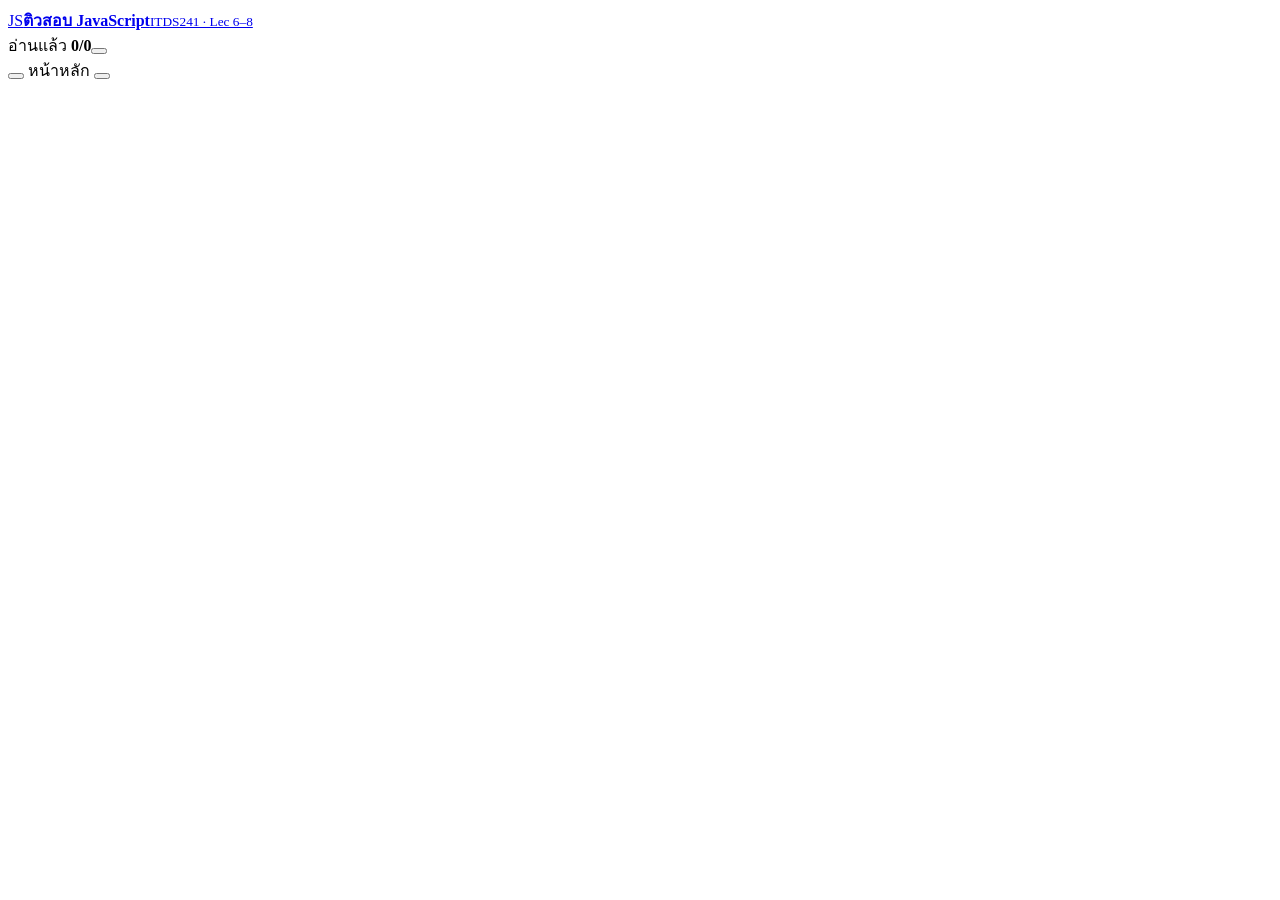
<file: src/template.html>
<!doctype html>
<html lang="th" data-theme="light">
<head>
<meta charset="utf-8">
<meta name="viewport" content="width=device-width, initial-scale=1">
<title>JS Exam Guide</title>
<meta name="description" content="สรุปและข้อสอบจำลอง JavaScript ITDS241 Lecture 6, 7, 8 พร้อม Cheat Sheet">
<link rel="preconnect" href="https://fonts.googleapis.com">
<link rel="preconnect" href="https://fonts.gstatic.com" crossorigin>
<link rel="stylesheet" href="https://fonts.googleapis.com/css2?family=IBM+Plex+Mono:wght@400;500;600&family=IBM+Plex+Sans+Thai:wght@400;500;600&display=swap">
<style>
/*@CSS*/
</style>
</head>
<body>
<div class="readbar" aria-hidden="true"><i></i></div>
<div class="app">
  <aside class="rail" id="rail" aria-label="เมนูหลัก">
    <a class="brand" href="#/dashboard"><span class="brand-mark" aria-hidden="true">JS</span><span><b>ติวสอบ JavaScript</b><small>ITDS241 · Lec 6–8</small></span></a>
    <nav class="nav" id="nav" aria-label="หน้าต่างๆ"></nav>
    <div class="rail-foot">
      <div class="row"><span>อ่านแล้ว <b id="rail-read" class="mono">0/0</b></span><button class="icon-btn" type="button" data-theme-btn aria-label="สลับธีม"></button></div>
      <div class="bar"><i id="rail-bar"></i></div>
    </div>
  </aside>
  <div class="scrim" id="scrim"></div>
  <div class="stage">
    <header class="topbar">
      <button class="icon-btn" type="button" id="menu-btn" aria-label="เปิดเมนู"></button>
      <span class="crumb" id="crumb">หน้าหลัก</span>
      <span class="spacer"></span>
      <button class="icon-btn" type="button" data-theme-btn aria-label="สลับธีม"></button>
    </header>
    <main id="view" tabindex="-1"><noscript>ต้องเปิด JavaScript เพื่อใช้งานหน้านี้</noscript></main>
  </div>
</div>
<div class="toasts" id="toasts" role="status" aria-live="polite"></div>
<dialog id="modal"></dialog>
<script>
/*@JS*/
</script>
</body>
</html>
</file>
